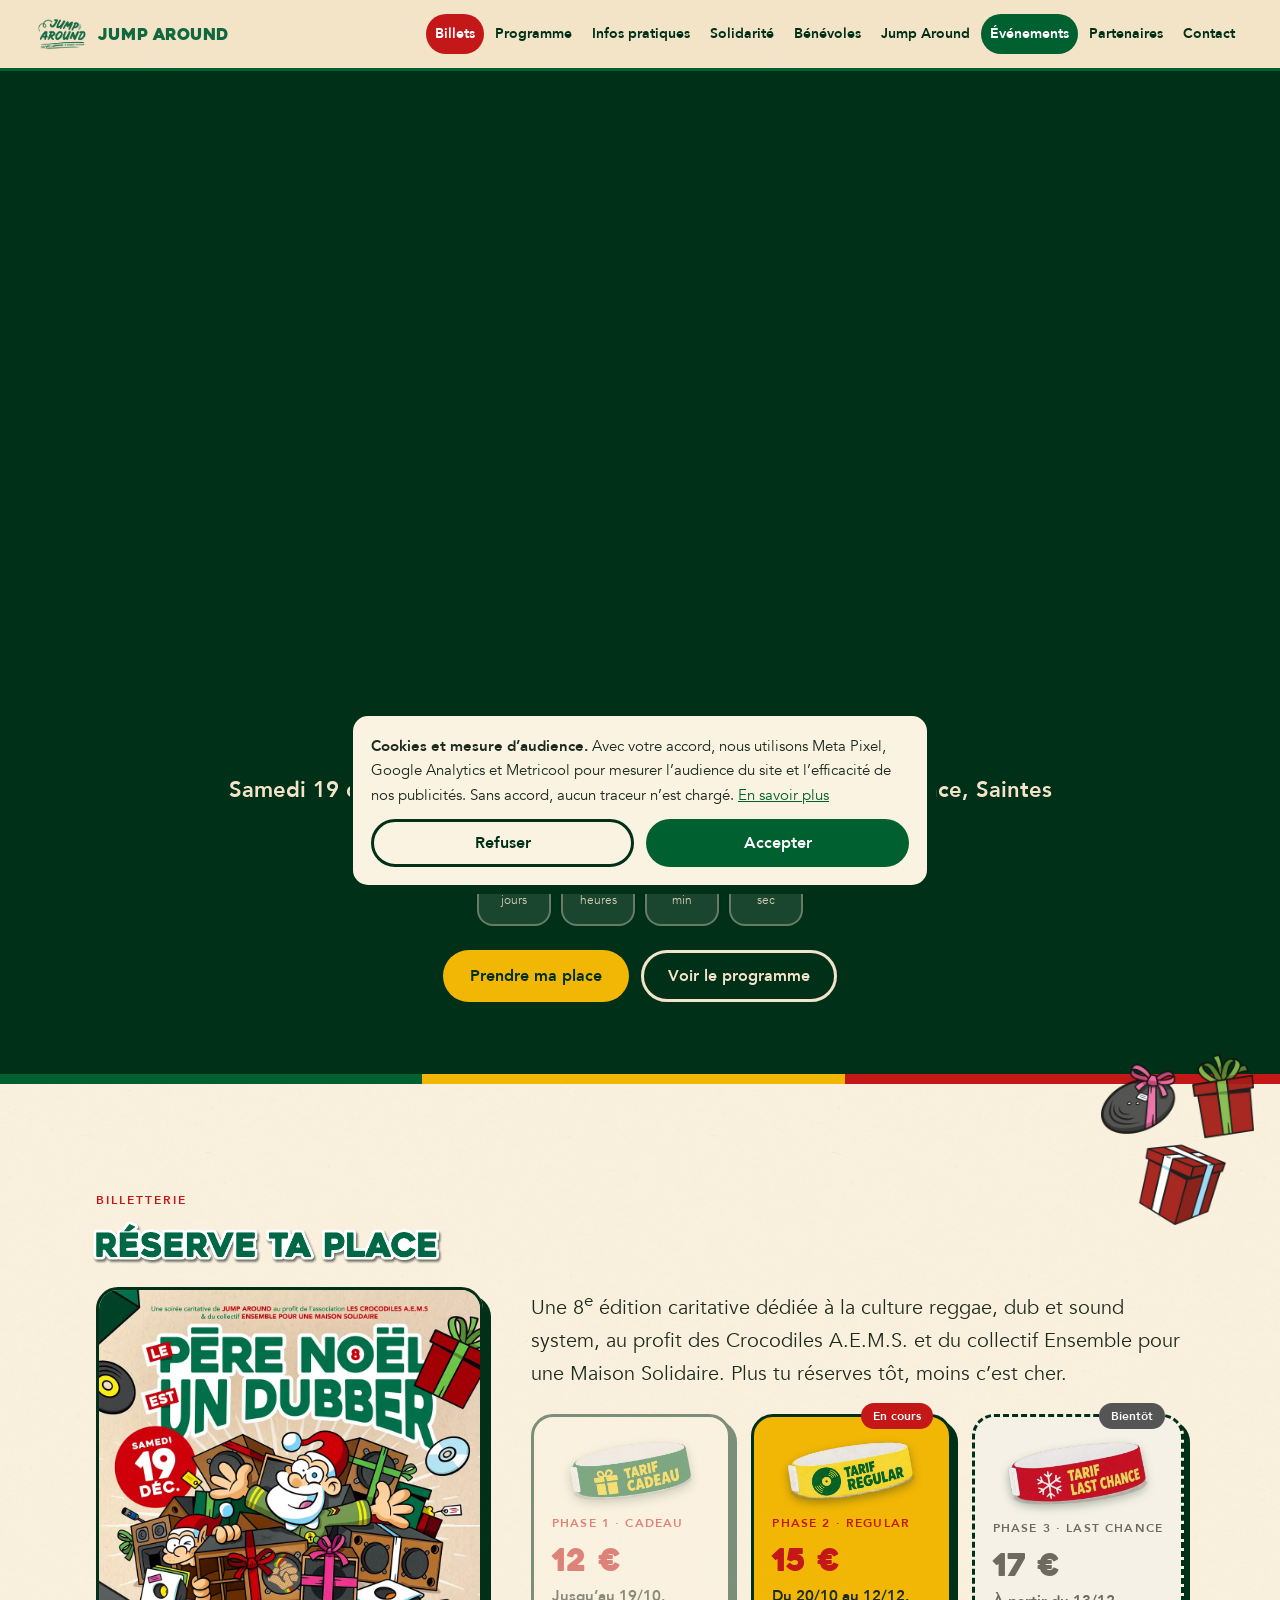
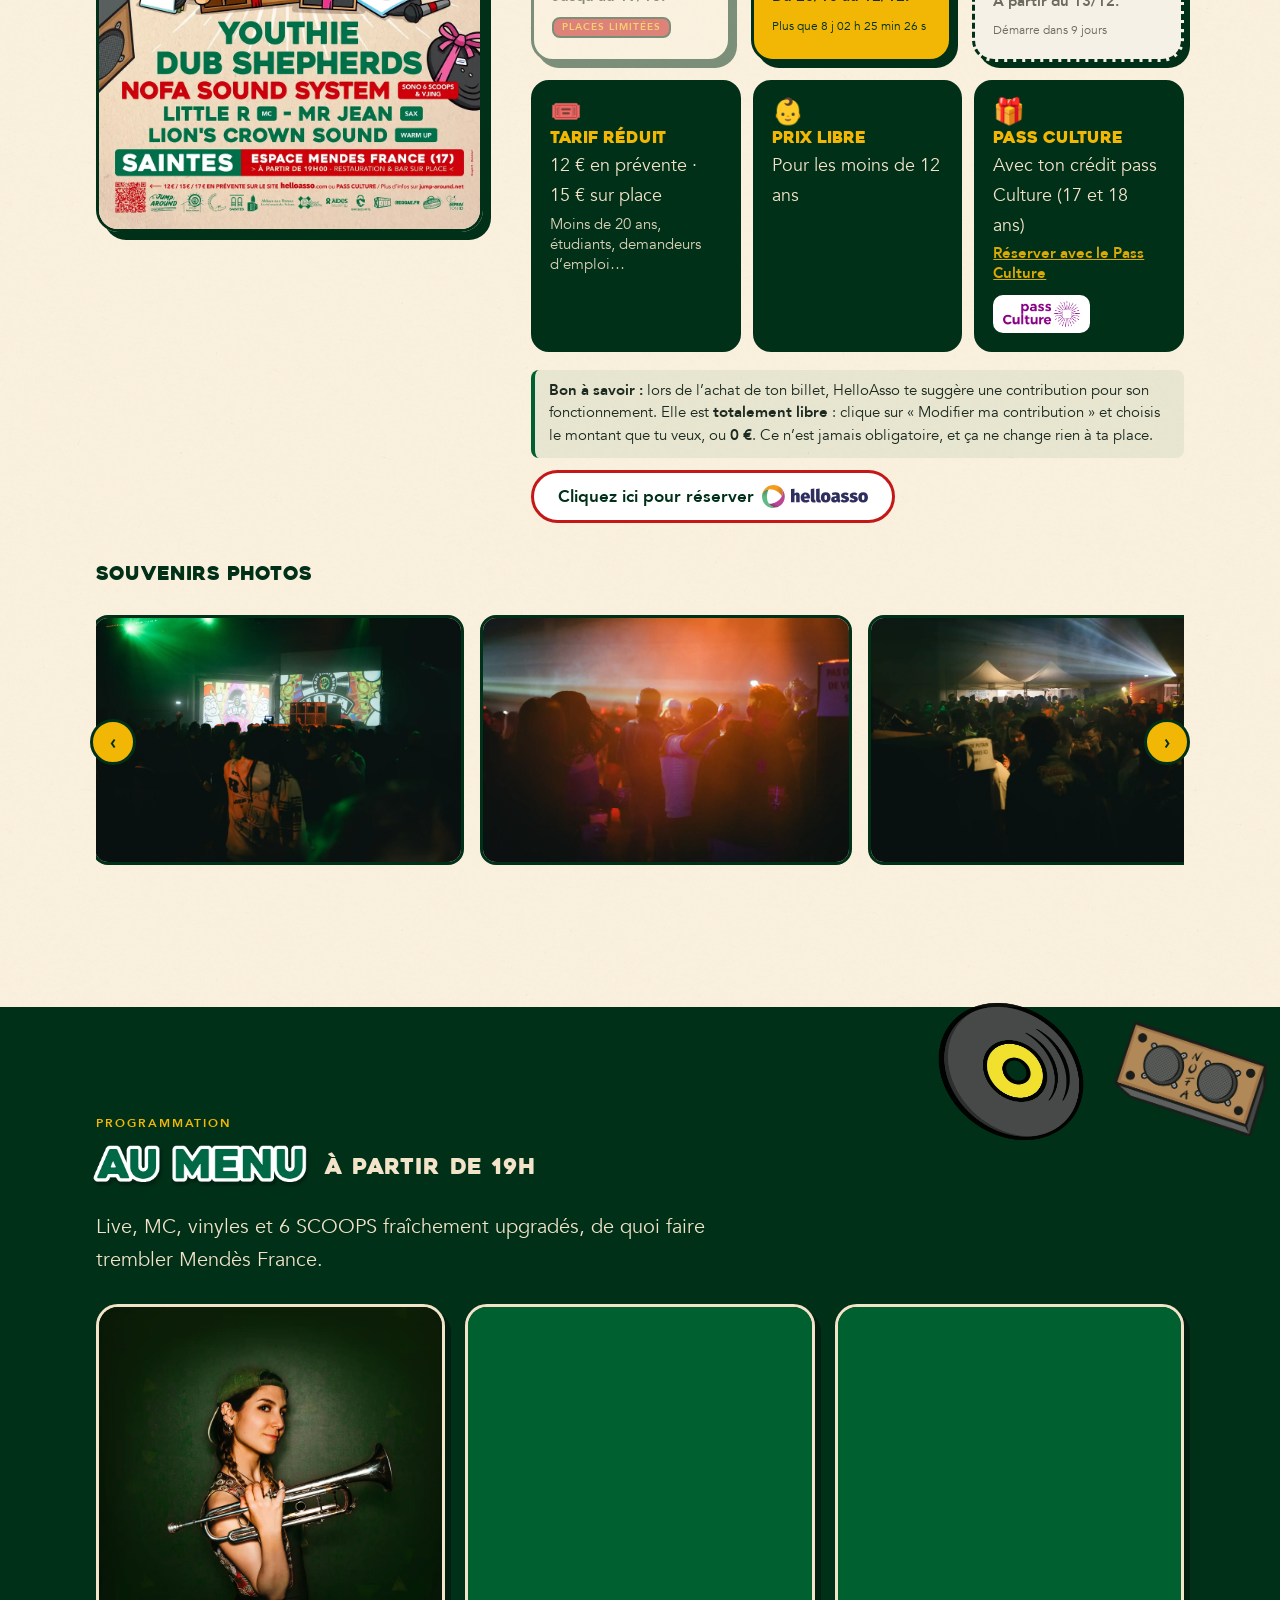
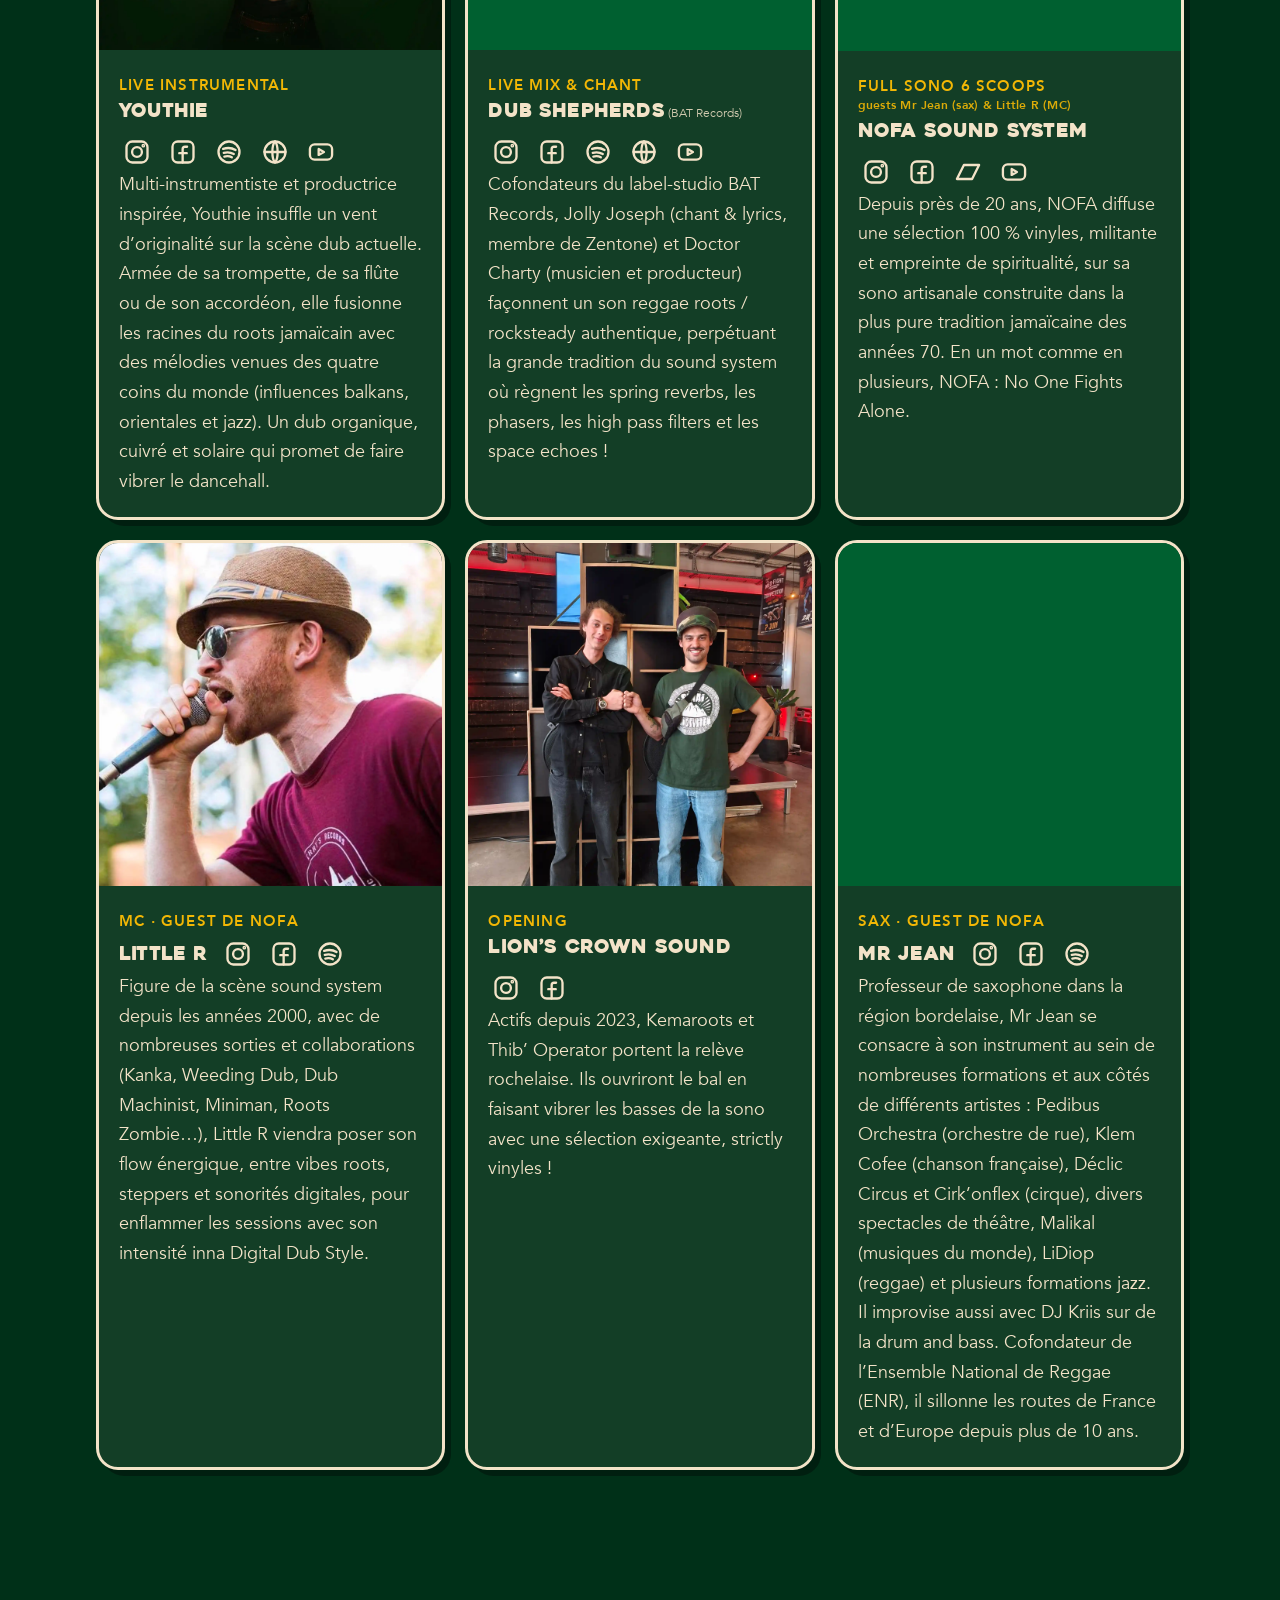
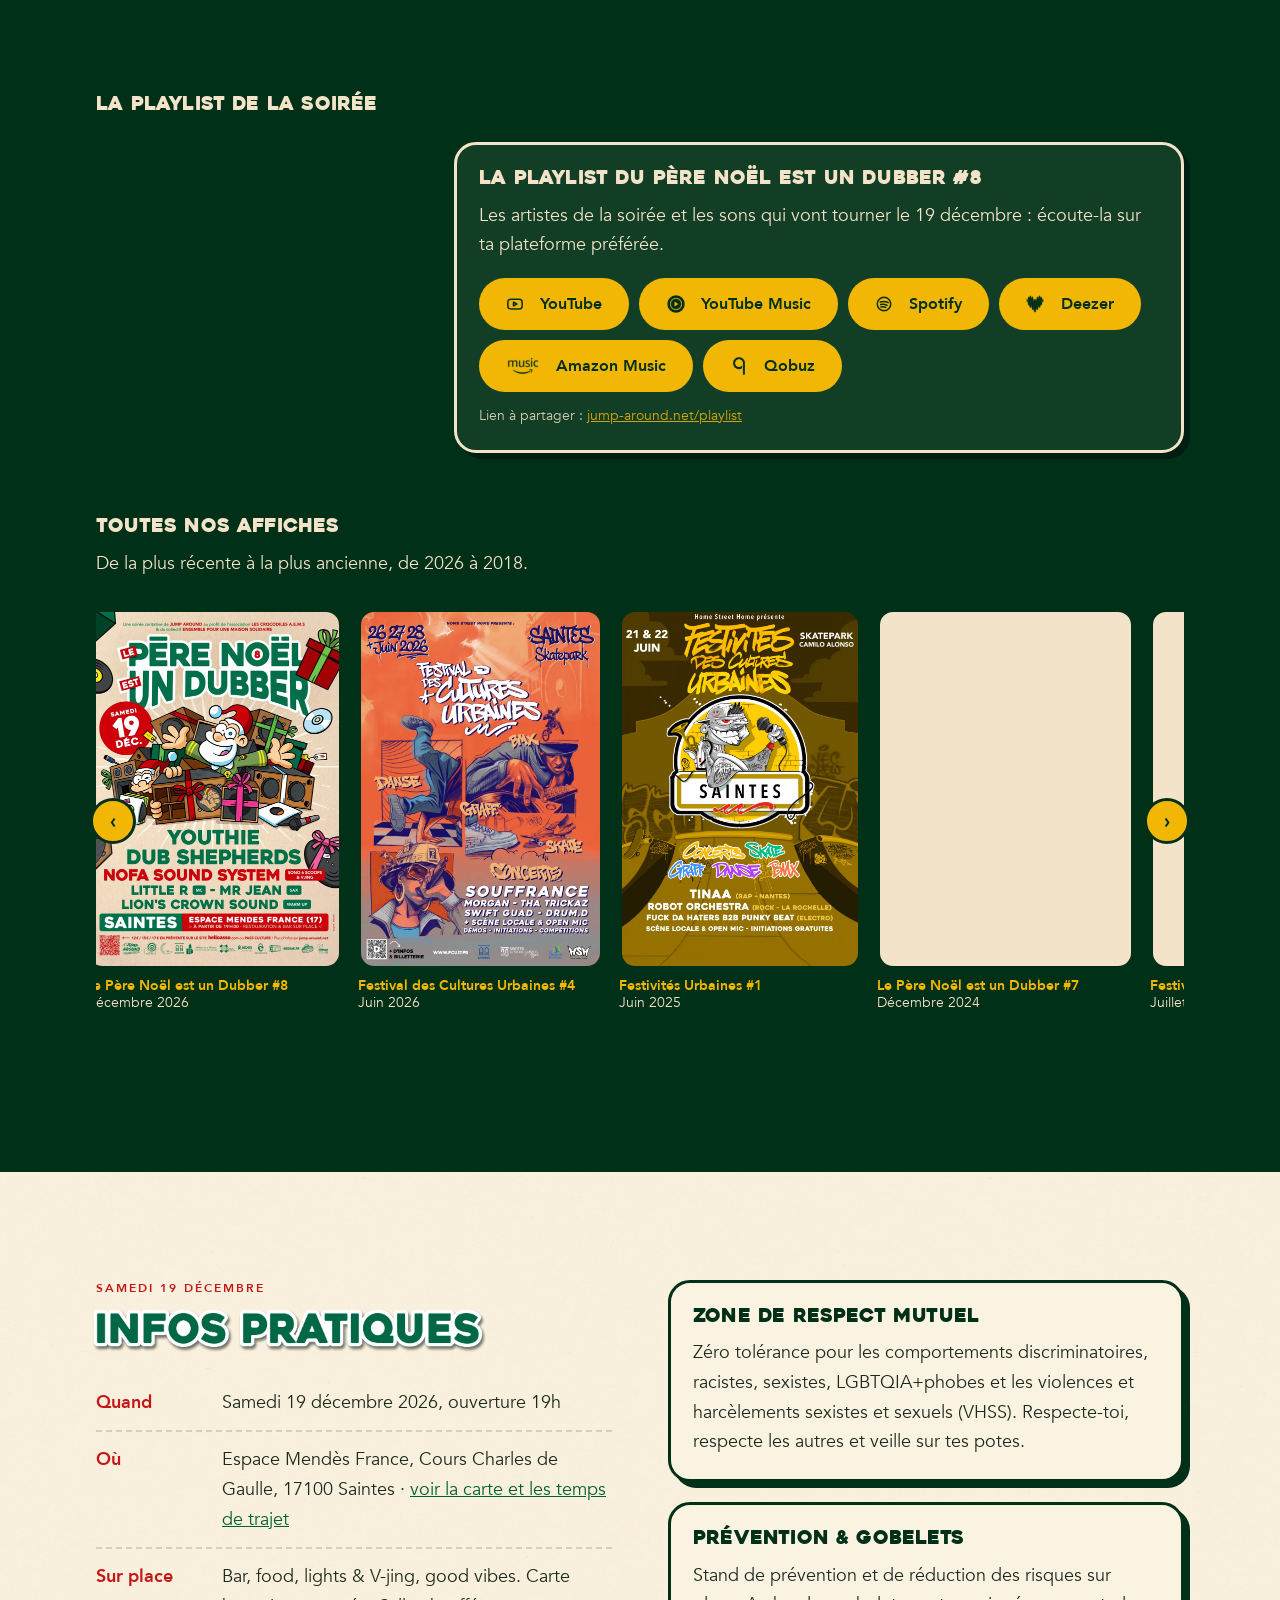
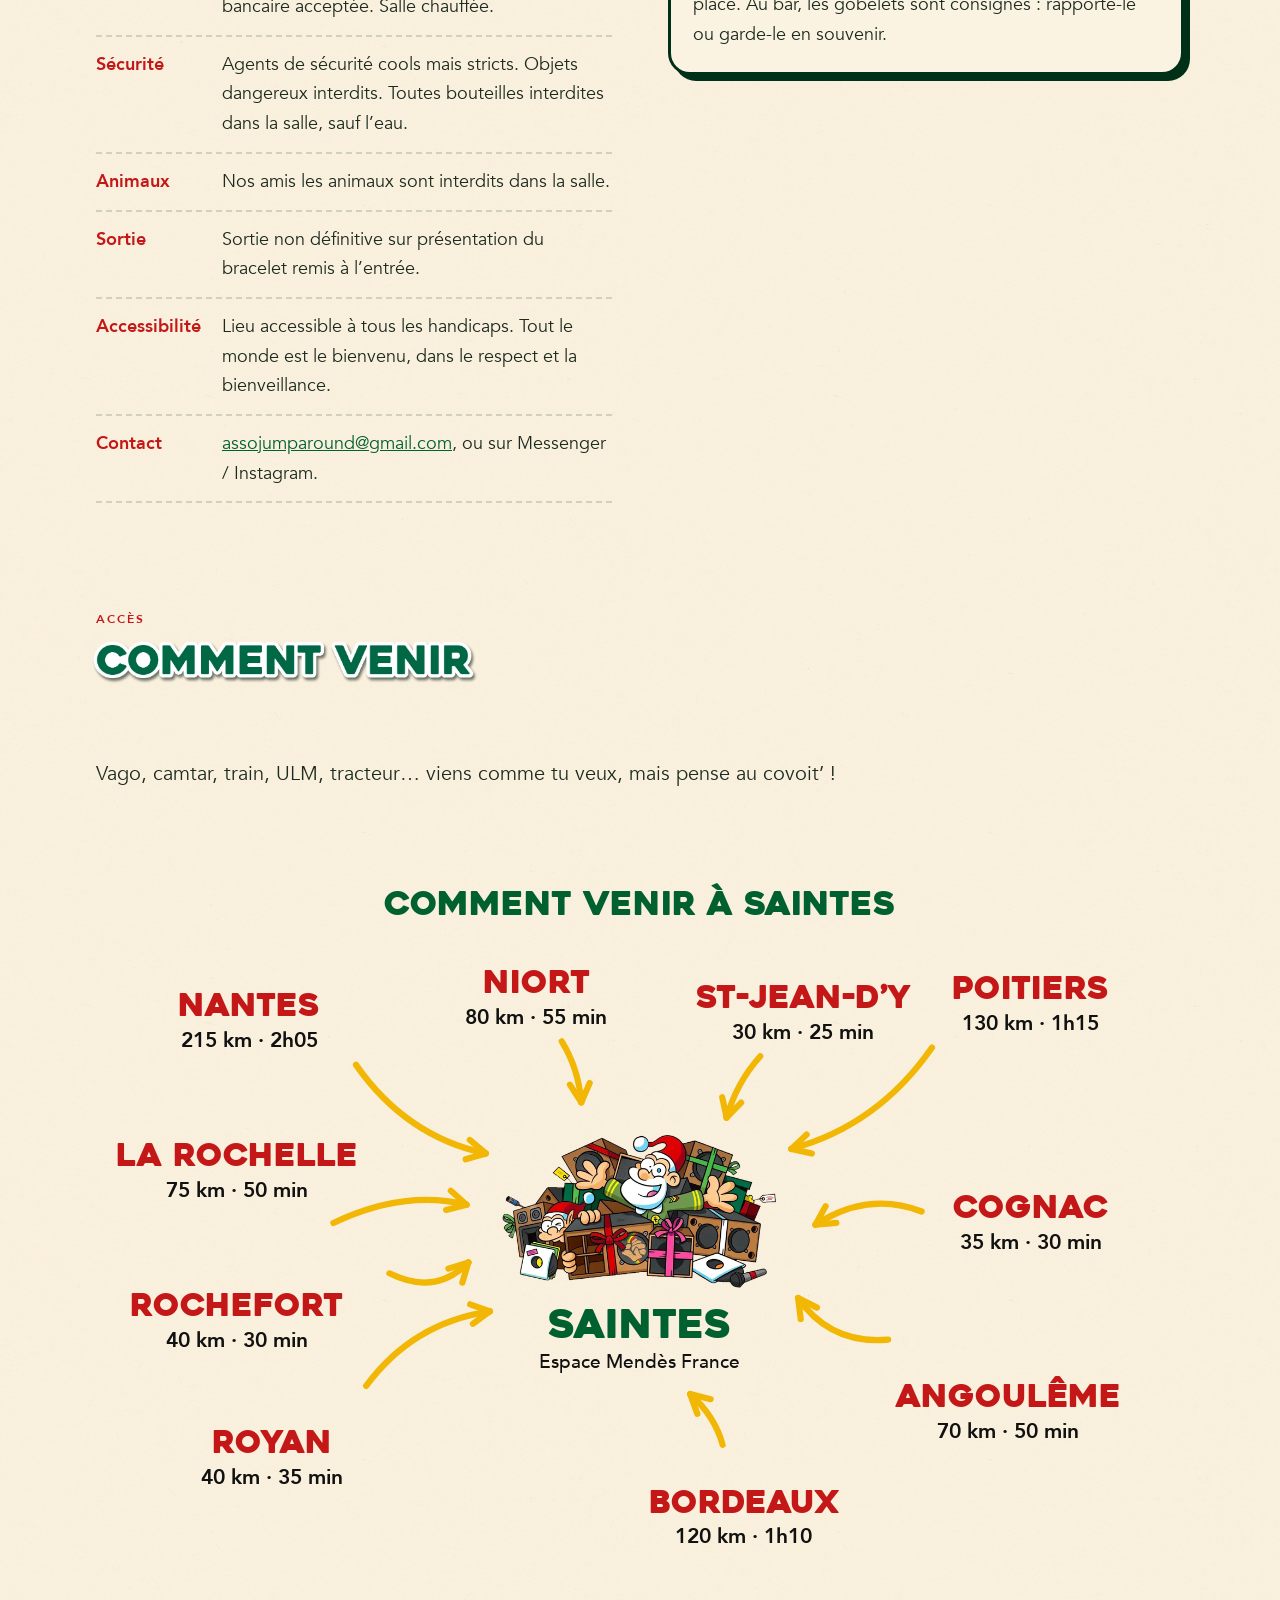
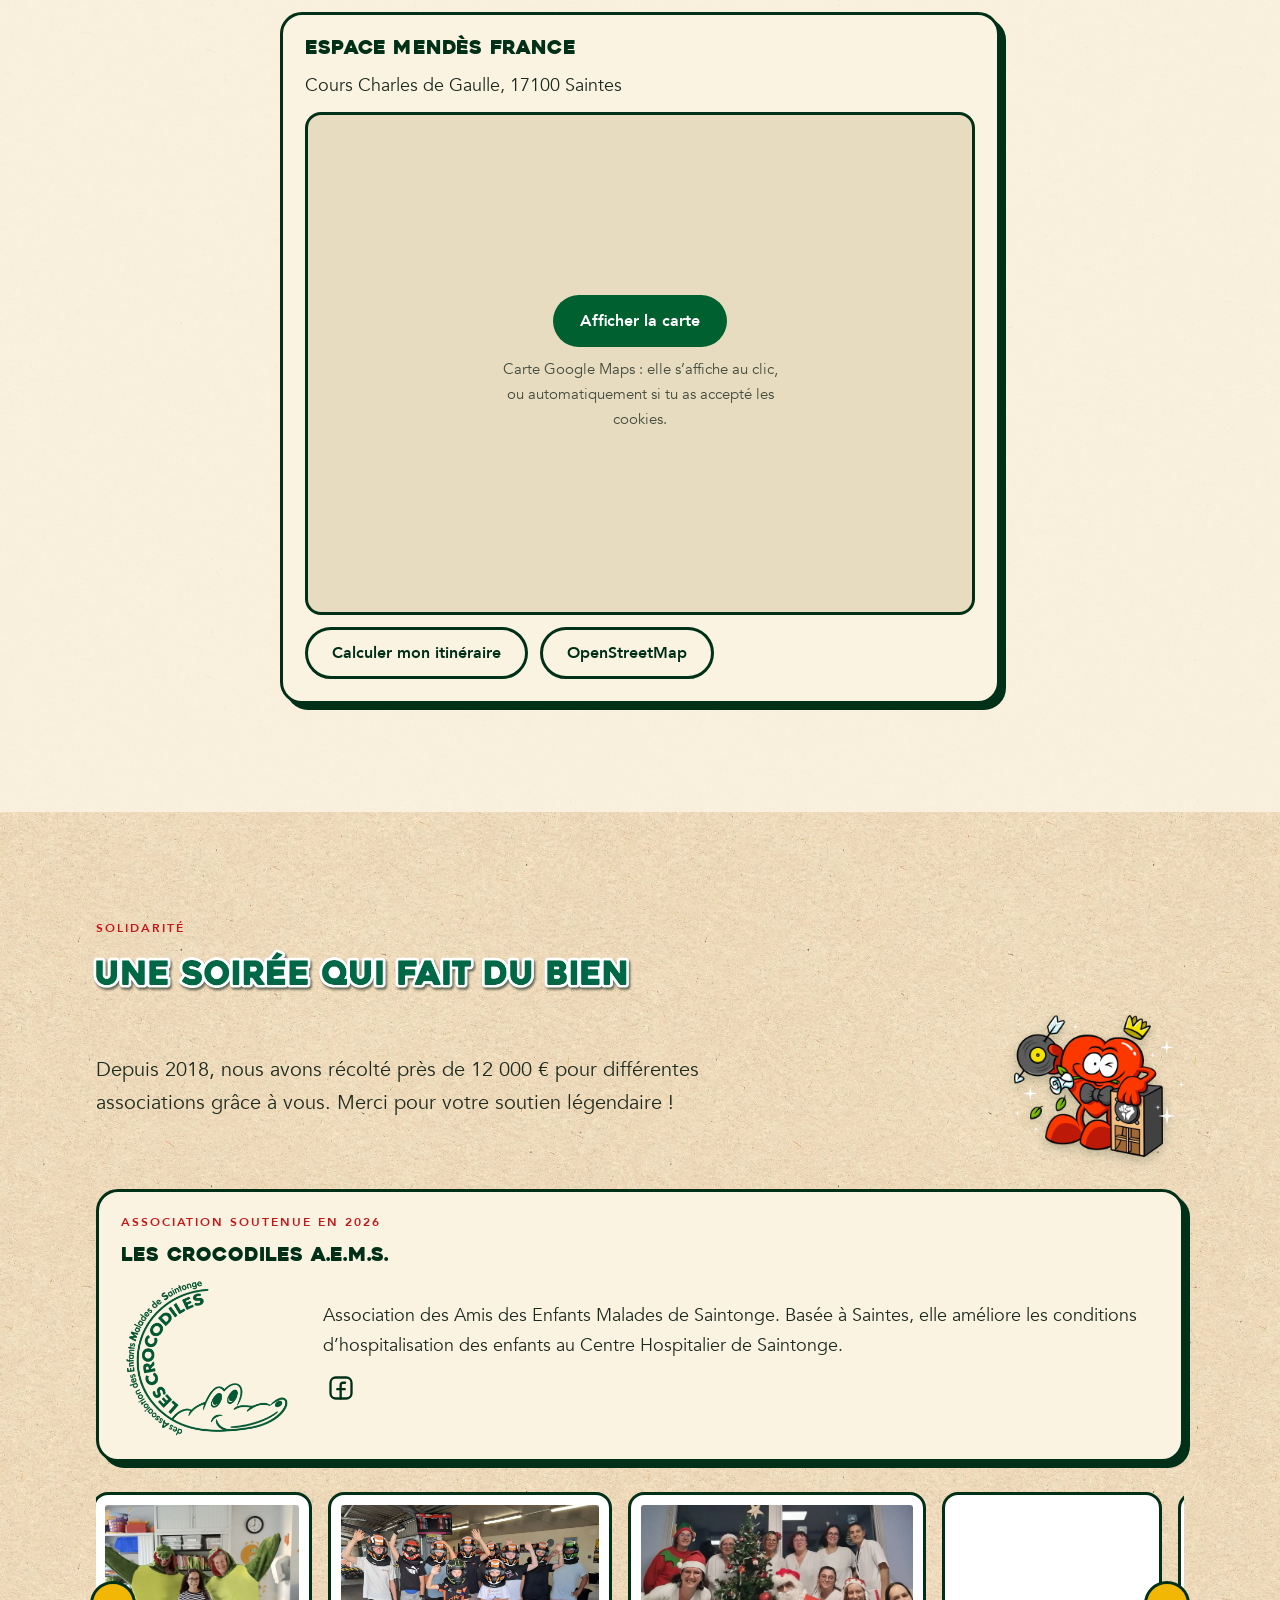
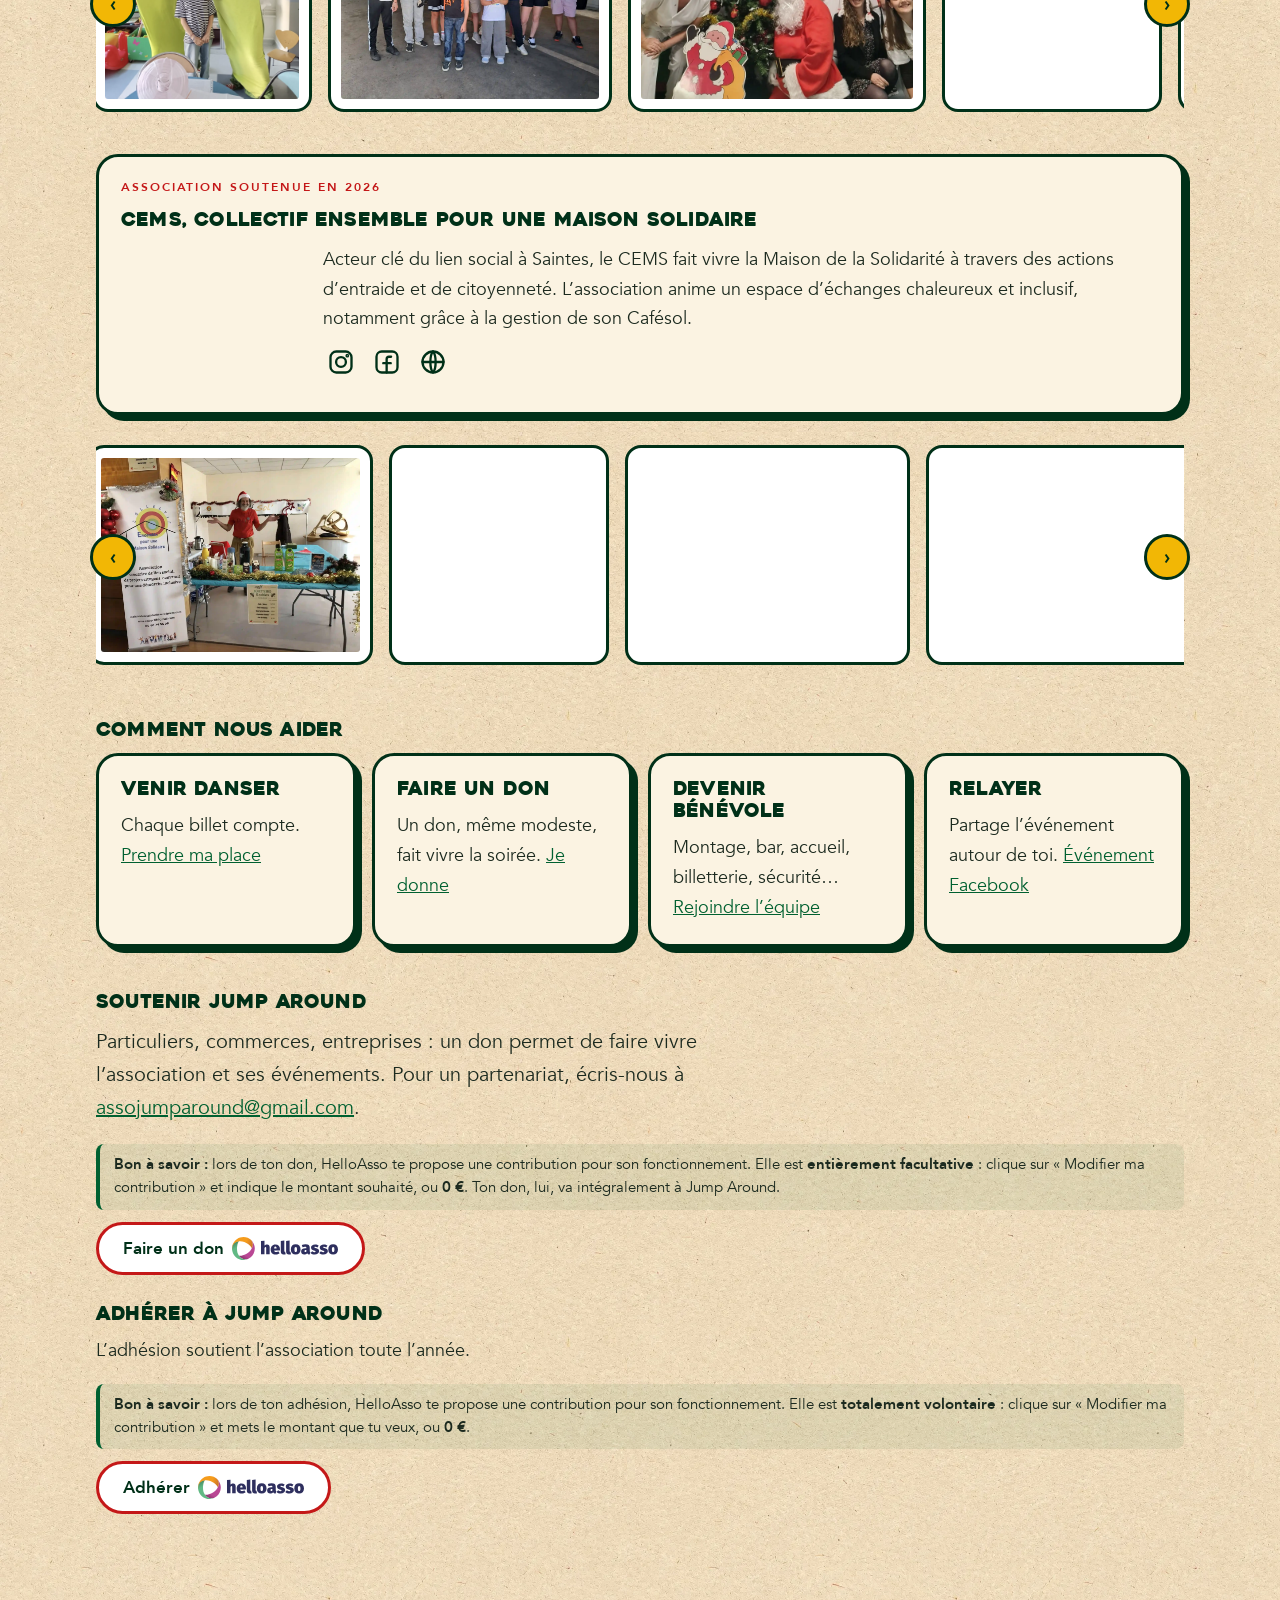
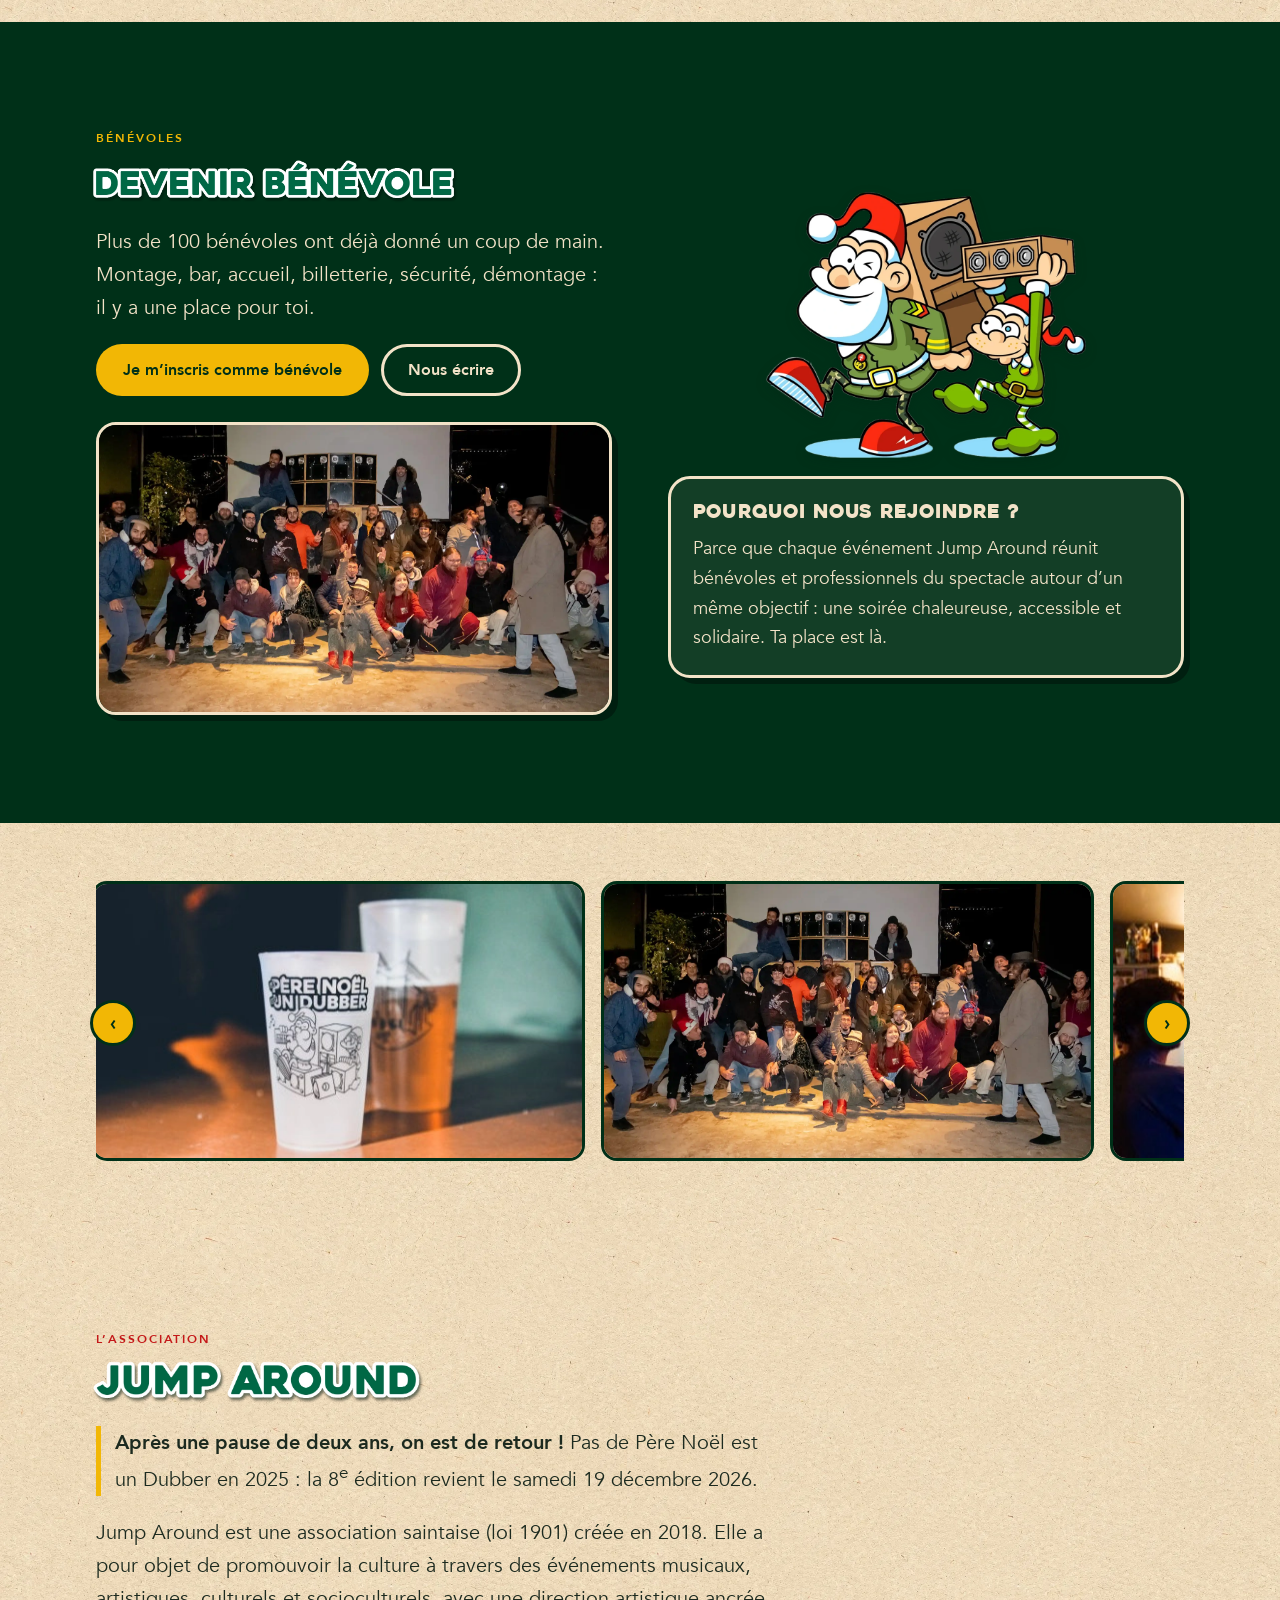
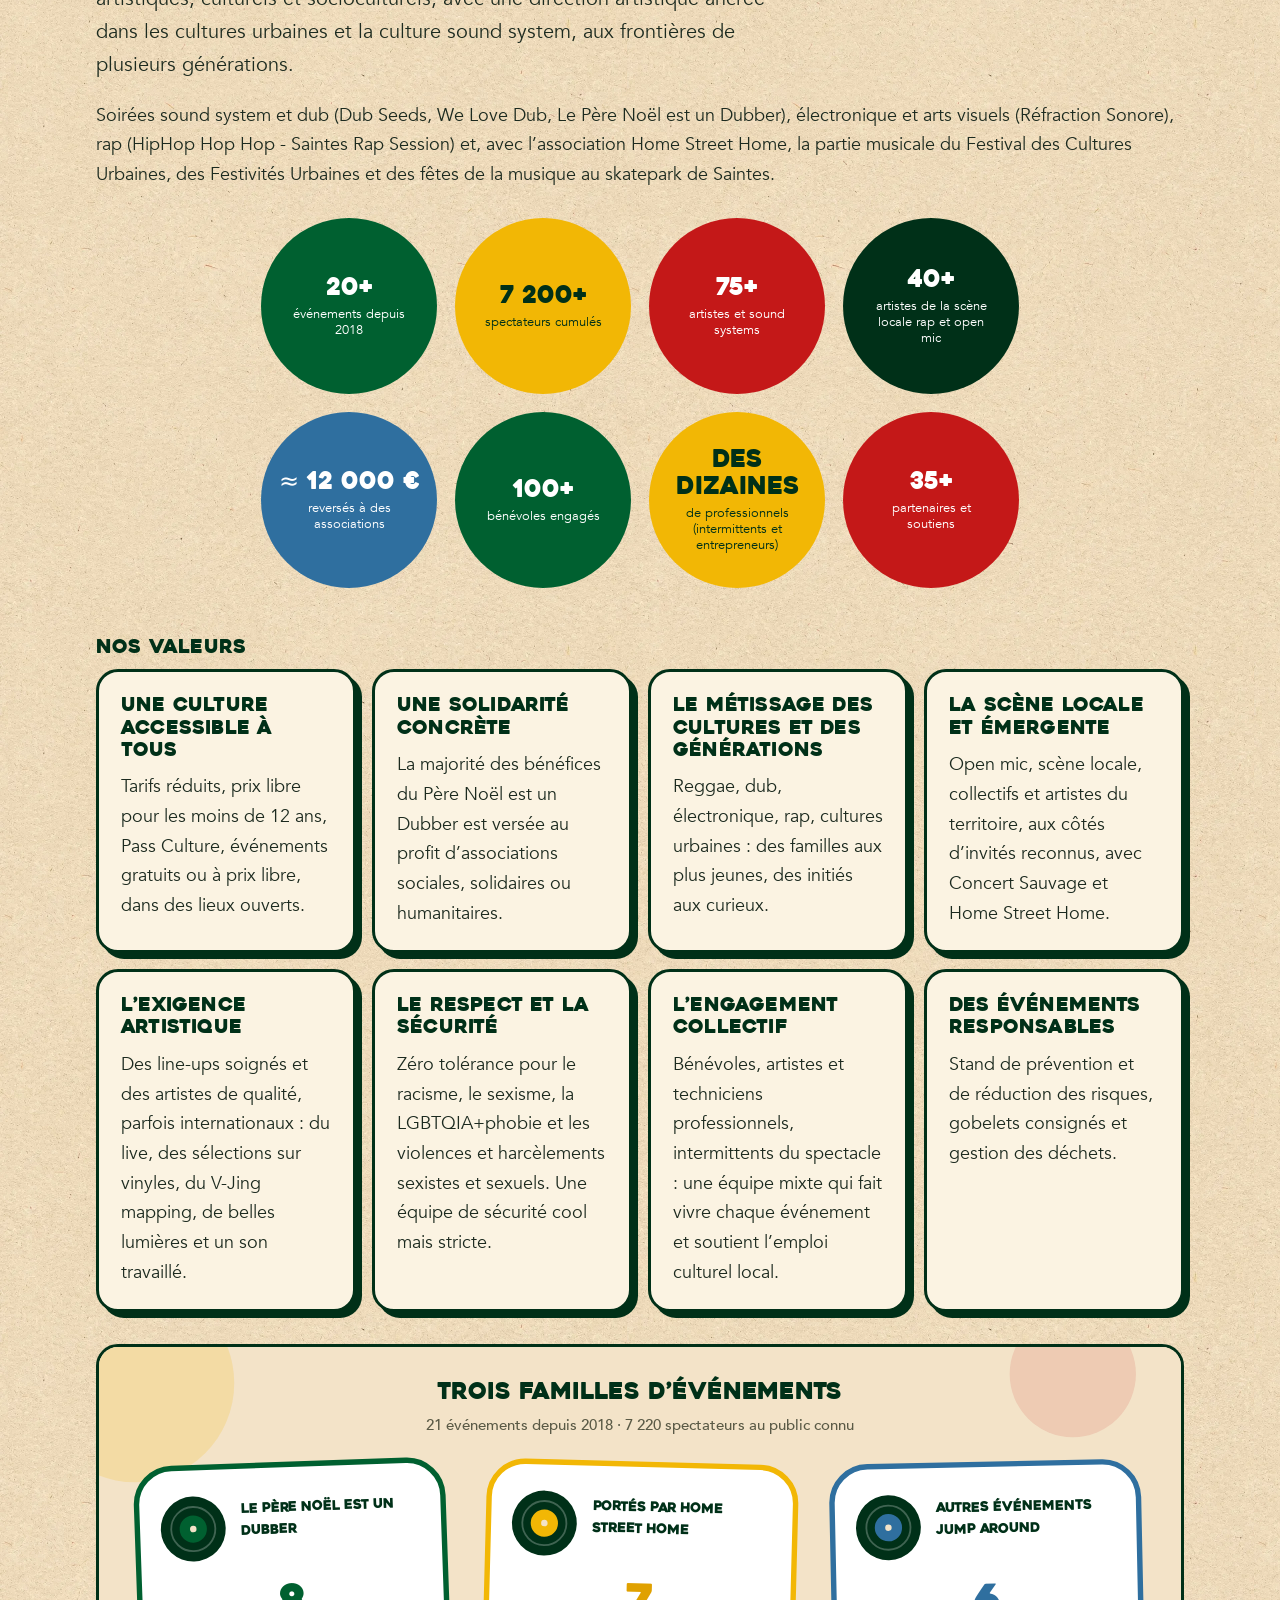
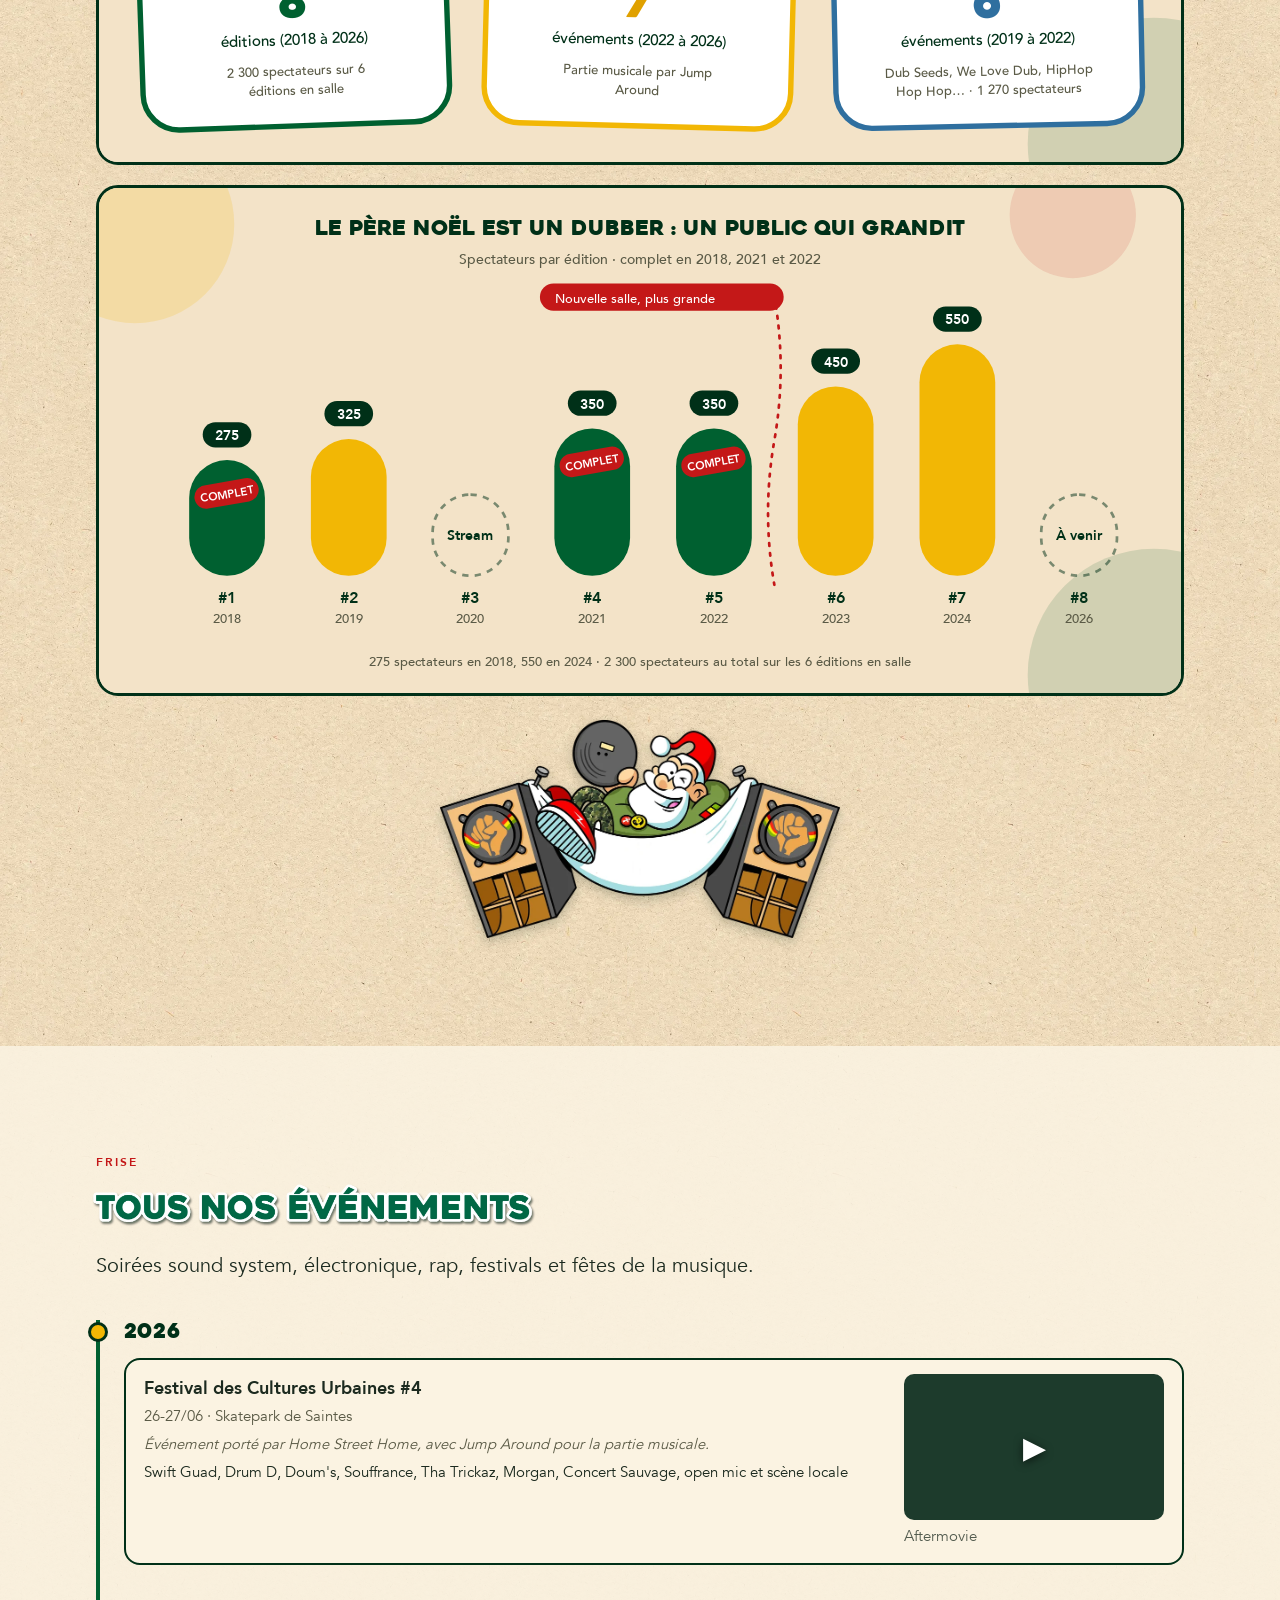
<file: index.html>
<!doctype html>
<html lang="fr">
<head>
<meta charset="utf-8">
<meta name="viewport" content="width=device-width,initial-scale=1,viewport-fit=cover">
<title>Le Père Noël est un Dubber #8 à Saintes · 19 décembre 2026</title>
<meta name="description" content="Soirée caritative reggae, dub et sound system le samedi 19 décembre 2026 à Saintes (Espace Mendès France), par Jump Around. Billetterie dès 12 €.">
<meta name="author" content="Jump Around">
<link rel="canonical" href="https://jump-around.net/">
<meta name="robots" content="index,follow,max-image-preview:large">
<meta name="theme-color" content="#003018">
<link rel="icon" href="favicon.ico" sizes="any">
<link rel="icon" type="image/png" sizes="32x32" href="assets/img/favicon-32.png">
<link rel="apple-touch-icon" href="assets/img/apple-touch-icon.png">
<link rel="manifest" href="site.webmanifest">
<meta property="og:type" content="website"><meta property="og:locale" content="fr_FR">
<meta property="og:site_name" content="Jump Around">
<meta property="og:title" content="Le Père Noël est un Dubber #8 à Saintes · 19 décembre 2026"><meta property="og:description" content="Soirée caritative reggae, dub et sound system le samedi 19 décembre 2026 à Saintes (Espace Mendès France), par Jump Around. Billetterie dès 12 €.">
<meta property="og:url" content="https://jump-around.net/"><meta property="og:image" content="https://jump-around.net/assets/img/og-image.jpg?v=7">
<meta property="og:image:width" content="1200"><meta property="og:image:height" content="630">
<meta property="og:image:alt" content="Le Père Noël est un Dubber #8, samedi 19 décembre 2026 à Saintes">
<meta name="twitter:card" content="summary_large_image">
<meta name="twitter:title" content="Le Père Noël est un Dubber #8 à Saintes · 19 décembre 2026"><meta name="twitter:description" content="Soirée caritative reggae, dub et sound system le samedi 19 décembre 2026 à Saintes (Espace Mendès France), par Jump Around. Billetterie dès 12 €.">
<meta name="twitter:image" content="https://jump-around.net/assets/img/og-image.jpg?v=7">
<link rel="preload" href="assets/fonts/heavitas.woff" as="font" type="font/woff" crossorigin>
<link rel="stylesheet" href="assets/css/style.css?v=20261011b">
<script type="application/ld+json">{"@context": "https://schema.org", "@type": "MusicEvent", "@id": "https://jump-around.net/#evenement", "name": "Le Père Noël est un Dubber #8", "description": "8e édition de la soirée caritative reggae, dub et sound system de Jump Around, au profit des Crocodiles A.E.M.S. et du collectif Ensemble pour une Maison Solidaire.", "startDate": "2026-12-19T19:00:00+01:00", "eventStatus": "https://schema.org/EventScheduled", "eventAttendanceMode": "https://schema.org/OfflineEventAttendanceMode", "inLanguage": "fr", "isAccessibleForFree": false, "image": ["https://jump-around.net/assets/img/og-image.jpg?v=7"], "url": "https://jump-around.net/", "location": {"@type": "Place", "name": "Espace Mendès France", "address": {"@type": "PostalAddress", "streetAddress": "Cours Charles de Gaulle", "postalCode": "17100", "addressLocality": "Saintes", "addressCountry": "FR"}}, "organizer": {"@type": "Organization", "name": "Jump Around", "url": "https://jump-around.net"}, "performer": [{"@type": "MusicGroup", "name": "Youthie"}, {"@type": "MusicGroup", "name": "Dub Shepherds"}, {"@type": "MusicGroup", "name": "NOFA Sound System"}, {"@type": "MusicGroup", "name": "Lion’s Crown Sound"}, {"@type": "Person", "name": "Little R"}, {"@type": "Person", "name": "Mr Jean"}], "offers": [{"@type": "Offer", "name": "Tarif Cadeau (phase 1)", "price": "12", "priceCurrency": "EUR", "validFrom": "2026-10-01T00:00:00+02:00", "validThrough": "2026-10-19T23:59:00+02:00", "url": "https://www.helloasso.com/associations/jump-around/evenements/le-pere-noel-est-un-dubber-8-samedi-19-decembre-2026", "availability": "https://schema.org/InStock"}, {"@type": "Offer", "name": "Tarif Regular (phase 2)", "price": "15", "priceCurrency": "EUR", "validFrom": "2026-10-20T00:00:00+02:00", "validThrough": "2026-12-12T23:59:00+01:00", "url": "https://www.helloasso.com/associations/jump-around/evenements/le-pere-noel-est-un-dubber-8-samedi-19-decembre-2026", "availability": "https://schema.org/InStock"}, {"@type": "Offer", "name": "Tarif Last Chance (phase 3)", "price": "17", "priceCurrency": "EUR", "validFrom": "2026-12-13T00:00:00+01:00", "url": "https://www.helloasso.com/associations/jump-around/evenements/le-pere-noel-est-un-dubber-8-samedi-19-decembre-2026", "availability": "https://schema.org/InStock"}]}</script><script type="application/ld+json">{"@context": "https://schema.org", "@type": "Organization", "@id": "https://jump-around.net/#asso", "name": "Jump Around", "url": "https://jump-around.net", "logo": "https://jump-around.net/assets/img/icon-512.png", "email": "assojumparound@gmail.com", "foundingDate": "2018", "address": {"@type": "PostalAddress", "addressLocality": "Saintes", "addressCountry": "FR"}, "sameAs": ["https://instagram.com/jump.around.events", "https://www.facebook.com/events/2393604237712039/", "https://linktr.ee/jumparound17"]}</script><script type="application/ld+json">{"@context": "https://schema.org", "@type": "WebSite", "name": "Jump Around", "url": "https://jump-around.net", "inLanguage": "fr"}</script>
</head>
<body>
<a class="skip" href="#main">Aller au contenu</a>
<header class="hd"><div class="wrap">
<a class="brand" href="index.html" aria-label="Jump Around, accueil"><img src="assets/img/brand/logo-jump-around.webp" width="52" height="52" alt=""><span>Jump Around</span></a>
<button class="burger" aria-label="Menu" aria-expanded="false" aria-controls="nav">☰</button>
<nav class="nav" id="nav" aria-label="Navigation principale"><a class="cta" href="#billetterie" data-track="TicketClick" data-src="menu">Billets</a><a href="#programme">Programme</a><a href="#infos">Infos pratiques</a><a href="#solidarite">Solidarité</a><a href="#benevoles">Bénévoles</a><a href="#jump-around">Jump Around</a><a href="#evenements">Événements</a><a href="#partenaires">Partenaires</a><a href="#contact">Contact</a></nav></div></header>
<main id="main">

<section class="hero" id="accueil">
<div class="hero-ban"><picture><source media="(max-width:700px)" srcset="assets/img/brand/hero-banniere-m.webp" width="1417" height="748"><img src="assets/img/brand/hero-banniere.webp" alt="Le Père Noël est un Dubber, 8e édition. Samedi 19 décembre, Saintes, Espace Mendès France" width="2362" height="866" decoding="async"></picture></div>
<div class="wrap hero-in">
<h1 class="sr">Le Père Noël est un Dubber #8, soirée caritative reggae dub sound system, samedi 19 décembre 2026 à Saintes</h1>
<p class="meta">Samedi 19 décembre 2026 · ouverture à 19h · Espace Mendès France, Saintes</p>
<div class="count" id="countdown" aria-label="Compte à rebours"><div><b>00</b><small>jours</small></div><div><b>00</b><small>heures</small></div><div><b>00</b><small>min</small></div><div><b>00</b><small>sec</small></div></div>
<div class="row"><a class="btn btn-gold" href="#billetterie" data-track="TicketClick" data-src="hero">Prendre ma place</a><a class="btn btn-ghost" href="#programme">Voir le programme</a></div>
</div><div class="stripe"></div></section>

<section id="billetterie" class="band-cream"><img class="decor " src="assets/img/decor/cadeaux.webp" alt="" aria-hidden="true" loading="lazy" style="right:2%;top:-30px"><div class="wrap">
<div class="eyebrow">Billetterie</div><h2 class="ht"><img src="assets/img/titres/4e4f488cf9.webp" alt="" aria-hidden="true" width="1285" height="159" style="width:9.54em"><span class="sr">Réserve ta place</span></h2>
<div class="bill"><div class="bill-art"><img src="assets/img/brand/affiche-pneud-2026.webp" alt="Affiche du Père Noël est un Dubber #8, illustration et graphisme Alx" width="1000" height="1414" loading="lazy" decoding="async"></div>
<div>
<p class="lead">Une 8<sup>e</sup> édition caritative dédiée à la culture reggae, dub et sound system, au profit des Crocodiles A.E.M.S. et du collectif Ensemble pour une Maison Solidaire. Plus tu réserves tôt, moins c’est cher.</p>
<div class="grid3" style="margin:24px 0 18px">
<div class="card phase" id="p1"><span class="badge">En cours</span><img class="brc" src="assets/img/brand/bracelet-p1.webp" alt="Bracelet Tarif Cadeau" loading="lazy"><div class="eyebrow">Phase 1 · Cadeau</div><div class="price">12 €</div><p style="margin:0;font-weight:800">Jusqu’au 19/10.</p><p style="margin:8px 0 0"><span class="lim">Places limitées</span></p><p class="pcd" data-end="2026-10-20T00:00:00+02:00" aria-live="off"></p></div>
<div class="card phase" id="p2"><span class="badge">En cours</span><img class="brc" src="assets/img/brand/bracelet-p2.webp" alt="Bracelet Tarif Regular" loading="lazy"><div class="eyebrow">Phase 2 · Regular</div><div class="price">15 €</div><p style="margin:0;font-weight:800">Du 20/10 au 12/12.</p><p class="pcd" data-end="2026-12-13T00:00:00+01:00" aria-live="off"></p></div>
<div class="card phase" id="p3"><span class="badge">En cours</span><img class="brc" src="assets/img/brand/bracelet-p3.webp" alt="Bracelet Tarif Last Chance" loading="lazy"><div class="eyebrow">Phase 3 · Last Chance</div><div class="price">17 €</div><p style="margin:0;font-weight:800">À partir du 13/12.</p><p class="pcd" data-end="2026-12-19T19:00:00+01:00" aria-live="off"></p></div>
</div>
<div class="perks">
<div class="perk"><span class="ic">🎟️</span><b>Tarif réduit</b><span>12 € en prévente · 15 € sur place</span><small>Moins de 20 ans, étudiants, demandeurs d’emploi…</small></div>
<div class="perk"><span class="ic">👶</span><b>Prix libre</b><span>Pour les moins de 12 ans</span></div>
<div class="perk"><span class="ic">🎁</span><b>Pass Culture</b><span>Avec ton crédit pass Culture (17 et 18 ans)</span><small><a href="https://passculture.app/offre/439137102" target="_blank" rel="noopener">Réserver avec le Pass Culture</a></small><a href="https://passculture.app/offre/439137102" target="_blank" rel="noopener" aria-label="Réserver avec le Pass Culture" class="pclink"><img class="pclogo" src="assets/img/brand/pass-culture.webp" alt="Pass Culture" width="120" height="50" loading="lazy"></a></div>
</div>
<p class="ha-note" style="margin:10px 0 12px;padding:10px 14px;border-left:4px solid #006030;background:rgba(0,96,48,.07);border-radius:8px;font-size:.95rem;line-height:1.5"><b>Bon à savoir :</b> lors de l’achat de ton billet, HelloAsso te suggère une contribution pour son fonctionnement. Elle est <b>totalement libre</b> : clique sur « Modifier ma contribution » et choisis le montant que tu veux, ou <b>0 €</b>. Ce n’est jamais obligatoire, et ça ne change rien à ta place.</p><div class="row"><button type="button" class="btn btn-ha" data-ha-toggle="haTicketWrap" aria-expanded="false" aria-controls="haTicketWrap" data-track="TicketClick" data-src="bouton">Cliquez ici pour réserver <img src="assets/img/brand/helloasso.svg" alt="HelloAsso" width="104" height="23"></button></div>
</div></div>
<div class="ha-wrap" id="haTicketWrap" hidden><div class="ha"><iframe data-ha id="haTicket" title="Widget HelloAsso" allow="payment 'self' https://paymenthub.helloassopay.com https://helloasso.com" allowtransparency="true" scrolling="auto" data-src="https://www.helloasso.com/associations/jump-around/evenements/le-pere-noel-est-un-dubber-8-samedi-19-decembre-2026/widget" height="420"></iframe></div><p style="margin-top:12px;font-size:.92rem;color:var(--muted)">Paiement sécurisé par <img class="hlogo" src="assets/img/brand/helloasso.svg" alt="HelloAsso" width="90" height="20"> . Si la billetterie ne s’affiche pas, <a href="https://www.helloasso.com/associations/jump-around/evenements/le-pere-noel-est-un-dubber-8-samedi-19-decembre-2026" target="_blank" rel="noopener" data-track="TicketClick" data-src="fallback">ouvre-la dans un nouvel onglet</a>.</p></div>
<h3 id="souvenirs" style="margin-top:40px">Souvenirs photos</h3>
<div class="car" data-speed="40" style="--h:250px" role="region" aria-label="Photos des soirées"><button class="car-btn prev" aria-label="Précédent">‹</button><div class="car-view" tabindex="0"><div class="car-track"><figure><img src="assets/img/soirees/soiree-01.webp" alt="Photo de soirée Jump Around" width="6000" height="4000" loading="lazy" decoding="async"></figure><figure><img src="assets/img/soirees/soiree-02.webp" alt="Photo de soirée Jump Around" width="6000" height="4000" loading="lazy" decoding="async"></figure><figure><img src="assets/img/soirees/soiree-03.webp" alt="Photo de soirée Jump Around" width="6000" height="4000" loading="lazy" decoding="async"></figure><figure><img src="assets/img/soirees/soiree-04.webp" alt="Photo de soirée Jump Around" width="1900" height="1266" loading="lazy" decoding="async"></figure><figure><img src="assets/img/soirees/soiree-05.webp" alt="Photo de soirée Jump Around" width="1900" height="1266" loading="lazy" decoding="async"></figure><figure><img src="assets/img/soirees/soiree-06.webp" alt="Photo de soirée Jump Around" width="2048" height="1365" loading="lazy" decoding="async"></figure><figure><img src="assets/img/soirees/soiree-07.webp" alt="Photo de soirée Jump Around" width="2048" height="1365" loading="lazy" decoding="async"></figure><figure><img src="assets/img/soirees/soiree-08.webp" alt="Photo de soirée Jump Around" width="431" height="242" loading="lazy" decoding="async"></figure><figure><img src="assets/img/soirees/soiree-09.webp" alt="Photo de soirée Jump Around" width="1773" height="1182" loading="lazy" decoding="async"></figure><figure><img src="assets/img/soirees/soiree-10.webp" alt="Photo de soirée Jump Around" width="6000" height="4000" loading="lazy" decoding="async"></figure><figure><img src="assets/img/soirees/soiree-11.webp" alt="Photo de soirée Jump Around" width="6000" height="4000" loading="lazy" decoding="async"></figure><figure><img src="assets/img/soirees/soiree-12.webp" alt="Photo de soirée Jump Around" width="6000" height="4000" loading="lazy" decoding="async"></figure><figure><img src="assets/img/soirees/soiree-13.webp" alt="Photo de soirée Jump Around" width="5765" height="3754" loading="lazy" decoding="async"></figure><figure><img src="assets/img/soirees/soiree-14.webp" alt="Photo de soirée Jump Around" width="6000" height="4000" loading="lazy" decoding="async"></figure><figure><img src="assets/img/soirees/soiree-15.webp" alt="Photo de soirée Jump Around" width="6000" height="4000" loading="lazy" decoding="async"></figure><figure><img src="assets/img/soirees/soiree-16.webp" alt="Photo de soirée Jump Around" width="6000" height="4000" loading="lazy" decoding="async"></figure><figure><img src="assets/img/soirees/soiree-17.webp" alt="Photo de soirée Jump Around" width="6000" height="4000" loading="lazy" decoding="async"></figure><figure><img src="assets/img/soirees/soiree-18.webp" alt="Photo de soirée Jump Around" width="6000" height="4000" loading="lazy" decoding="async"></figure><figure><img src="assets/img/soirees/soiree-19.webp" alt="Photo de soirée Jump Around" width="6000" height="4000" loading="lazy" decoding="async"></figure><figure><img src="assets/img/soirees/soiree-20.webp" alt="Photo de soirée Jump Around" width="4000" height="6000" loading="lazy" decoding="async"></figure><figure><img src="assets/img/soirees/soiree-21.webp" alt="Photo de soirée Jump Around" width="4000" height="6000" loading="lazy" decoding="async"></figure><figure><img src="assets/img/soirees/soiree-22.webp" alt="Photo de soirée Jump Around" width="1382" height="922" loading="lazy" decoding="async"></figure><figure><img src="assets/img/soirees/soiree-23.webp" alt="Photo de soirée Jump Around" width="1620" height="1080" loading="lazy" decoding="async"></figure><figure><img src="assets/img/soirees/soiree-24.webp" alt="Photo de soirée Jump Around" width="1620" height="1080" loading="lazy" decoding="async"></figure><figure><img src="assets/img/soirees/soiree-25.webp" alt="Photo de soirée Jump Around" width="1620" height="1080" loading="lazy" decoding="async"></figure></div></div><button class="car-btn next" aria-label="Suivant">›</button></div>
</div></section>

<section id="programme" class="band-green"><img class="decor spin" src="assets/img/decor/vinyle.webp" alt="" aria-hidden="true" loading="lazy" style="right:15%;top:-44px"><img class="decor " src="assets/img/decor/sono.webp" alt="" aria-hidden="true" loading="lazy" style="right:1%;top:14px"><div class="wrap">
<div class="eyebrow">Programmation</div><h2 class="ht"><img src="assets/img/titres/6188e88c48.webp" alt="" aria-hidden="true" width="650" height="129" style="width:5.95em"><span class="sr">Au menu</span> <span style="font-size:.6em;font-weight:600;white-space:nowrap">à partir de 19h</span></h2>
<p class="lead">Live, MC, vinyles et 6 SCOOPS fraîchement upgradés, de quoi faire trembler Mendès France.</p>
<div class="grid3" style="margin-top:28px"><article class="card artist"><div class="pic"><img src="assets/img/artistes/youthie.webp" alt="Youthie" width="1772" height="1772" loading="lazy" decoding="async"></div><div class="in"><small>Live instrumental</small><div class="nm"><h3>Youthie</h3><p class="alinks"><a class="ico" href="https://www.instagram.com/youthie_records/" target="_blank" rel="noopener" aria-label="Instagram : Youthie" title="Instagram : Youthie"><i class="mi" style="-webkit-mask-image:url(assets/img/icons/icon-ig.svg);mask-image:url(assets/img/icons/icon-ig.svg)" aria-hidden="true"></i></a><a class="ico" href="https://www.facebook.com/youthierecords" target="_blank" rel="noopener" aria-label="Facebook : Youthie" title="Facebook : Youthie"><i class="mi" style="-webkit-mask-image:url(assets/img/icons/icon-fb.svg);mask-image:url(assets/img/icons/icon-fb.svg)" aria-hidden="true"></i></a><a class="ico" href="https://open.spotify.com/artist/5sSrpKd2fbeHty0UnG8BOG" target="_blank" rel="noopener" aria-label="Spotify : Youthie" title="Spotify : Youthie"><i class="mi" style="-webkit-mask-image:url(assets/img/icons/icon-sp.svg);mask-image:url(assets/img/icons/icon-sp.svg)" aria-hidden="true"></i></a><a class="ico" href="https://www.youthie.fr" target="_blank" rel="noopener" aria-label="Site web : Youthie" title="Site web : Youthie"><i class="mi" style="-webkit-mask-image:url(assets/img/icons/icon-web.svg);mask-image:url(assets/img/icons/icon-web.svg)" aria-hidden="true"></i></a><a class="ico" href="https://www.youtube.com/@youthie4817" target="_blank" rel="noopener" aria-label="YouTube : Youthie" title="YouTube : Youthie"><i class="mi" style="-webkit-mask-image:url(assets/img/icons/icon-yt.svg);mask-image:url(assets/img/icons/icon-yt.svg)" aria-hidden="true"></i></a></p></div><p style="margin:0">Multi-instrumentiste et productrice inspirée, Youthie insuffle un vent d’originalité sur la scène dub actuelle. Armée de sa trompette, de sa flûte ou de son accordéon, elle fusionne les racines du roots jamaïcain avec des mélodies venues des quatre coins du monde (influences balkans, orientales et jazz). Un dub organique, cuivré et solaire qui promet de faire vibrer le dancehall.</p></div></article><article class="card artist"><div class="pic"><img src="assets/img/artistes/dub-shepherds.webp" alt="Dub Shepherds" width="1772" height="1772" loading="lazy" decoding="async"></div><div class="in"><small>Live mix &amp; chant</small><div class="nm"><h3>Dub Shepherds<span class="aka"> (BAT Records)</span></h3><p class="alinks"><a class="ico" href="https://www.instagram.com/dubshepherds/" target="_blank" rel="noopener" aria-label="Instagram : Dub Shepherds" title="Instagram : Dub Shepherds"><i class="mi" style="-webkit-mask-image:url(assets/img/icons/icon-ig.svg);mask-image:url(assets/img/icons/icon-ig.svg)" aria-hidden="true"></i></a><a class="ico" href="https://www.facebook.com/dubshepherds" target="_blank" rel="noopener" aria-label="Facebook : Dub Shepherds" title="Facebook : Dub Shepherds"><i class="mi" style="-webkit-mask-image:url(assets/img/icons/icon-fb.svg);mask-image:url(assets/img/icons/icon-fb.svg)" aria-hidden="true"></i></a><a class="ico" href="https://open.spotify.com/artist/469KICjSNL6OnooZXseKSE" target="_blank" rel="noopener" aria-label="Spotify : Dub Shepherds" title="Spotify : Dub Shepherds"><i class="mi" style="-webkit-mask-image:url(assets/img/icons/icon-sp.svg);mask-image:url(assets/img/icons/icon-sp.svg)" aria-hidden="true"></i></a><a class="ico" href="https://bat-records.com/label/dub-shepherds/" target="_blank" rel="noopener" aria-label="Site web : Dub Shepherds" title="Site web : Dub Shepherds"><i class="mi" style="-webkit-mask-image:url(assets/img/icons/icon-web.svg);mask-image:url(assets/img/icons/icon-web.svg)" aria-hidden="true"></i></a><a class="ico" href="https://www.youtube.com/@dubshepherds" target="_blank" rel="noopener" aria-label="YouTube : Dub Shepherds" title="YouTube : Dub Shepherds"><i class="mi" style="-webkit-mask-image:url(assets/img/icons/icon-yt.svg);mask-image:url(assets/img/icons/icon-yt.svg)" aria-hidden="true"></i></a></p></div><p style="margin:0">Cofondateurs du label-studio BAT Records, Jolly Joseph (chant &amp; lyrics, membre de Zentone) et Doctor Charty (musicien et producteur) façonnent un son reggae roots / rocksteady authentique, perpétuant la grande tradition du sound system où règnent les spring reverbs, les phasers, les high pass filters et les space echoes !</p></div></article><article class="card artist"><div class="pic"><img src="assets/img/artistes/nofa.webp" alt="NOFA Sound System" width="1772" height="1772" loading="lazy" decoding="async"></div><div class="in"><small>Full sono 6 scoops</small><span class="gst">guests Mr Jean (sax) &amp; Little R (MC)</span><div class="nm"><h3>NOFA Sound System</h3><p class="alinks"><a class="ico" href="https://www.instagram.com/nofasoundsystem/" target="_blank" rel="noopener" aria-label="Instagram : NOFA Sound System" title="Instagram : NOFA Sound System"><i class="mi" style="-webkit-mask-image:url(assets/img/icons/icon-ig.svg);mask-image:url(assets/img/icons/icon-ig.svg)" aria-hidden="true"></i></a><a class="ico" href="https://www.facebook.com/Nofasound" target="_blank" rel="noopener" aria-label="Facebook : NOFA Sound System" title="Facebook : NOFA Sound System"><i class="mi" style="-webkit-mask-image:url(assets/img/icons/icon-fb.svg);mask-image:url(assets/img/icons/icon-fb.svg)" aria-hidden="true"></i></a><a class="ico" href="https://husmusic1.bandcamp.com" target="_blank" rel="noopener" aria-label="Bandcamp : NOFA Sound System" title="Bandcamp : NOFA Sound System"><i class="mi" style="-webkit-mask-image:url(assets/img/icons/icon-bc.svg);mask-image:url(assets/img/icons/icon-bc.svg)" aria-hidden="true"></i></a><a class="ico" href="https://www.youtube.com/@nofasoundsystem2180" target="_blank" rel="noopener" aria-label="YouTube : NOFA Sound System" title="YouTube : NOFA Sound System"><i class="mi" style="-webkit-mask-image:url(assets/img/icons/icon-yt.svg);mask-image:url(assets/img/icons/icon-yt.svg)" aria-hidden="true"></i></a></p></div><p style="margin:0">Depuis près de 20 ans, NOFA diffuse une sélection 100 % vinyles, militante et empreinte de spiritualité, sur sa sono artisanale construite dans la plus pure tradition jamaïcaine des années 70. En un mot comme en plusieurs, NOFA : No One Fights Alone.</p></div></article><article class="card artist"><div class="pic"><img src="assets/img/artistes/little-r.webp" alt="Little R" width="1772" height="1772" loading="lazy" decoding="async"></div><div class="in"><small>MC · guest de NOFA</small><div class="nm"><h3>Little R</h3><p class="alinks"><a class="ico" href="https://www.instagram.com/liiittle_r/" target="_blank" rel="noopener" aria-label="Instagram : Little R" title="Instagram : Little R"><i class="mi" style="-webkit-mask-image:url(assets/img/icons/icon-ig.svg);mask-image:url(assets/img/icons/icon-ig.svg)" aria-hidden="true"></i></a><a class="ico" href="https://www.facebook.com/profile.php?id=100043367648362" target="_blank" rel="noopener" aria-label="Facebook : Little R" title="Facebook : Little R"><i class="mi" style="-webkit-mask-image:url(assets/img/icons/icon-fb.svg);mask-image:url(assets/img/icons/icon-fb.svg)" aria-hidden="true"></i></a><a class="ico" href="https://open.spotify.com/artist/6Iyep64H1NAzgj1WBhPWWX" target="_blank" rel="noopener" aria-label="Spotify : Little R" title="Spotify : Little R"><i class="mi" style="-webkit-mask-image:url(assets/img/icons/icon-sp.svg);mask-image:url(assets/img/icons/icon-sp.svg)" aria-hidden="true"></i></a></p></div><p style="margin:0">Figure de la scène sound system depuis les années 2000, avec de nombreuses sorties et collaborations (Kanka, Weeding Dub, Dub Machinist, Miniman, Roots Zombie…), Little R viendra poser son flow énergique, entre vibes roots, steppers et sonorités digitales, pour enflammer les sessions avec son intensité inna Digital Dub Style.</p></div></article><article class="card artist"><div class="pic"><img src="assets/img/artistes/lions-crown.webp" alt="Lion’s Crown Sound" width="1772" height="1772" loading="lazy" decoding="async"></div><div class="in"><small>Opening</small><div class="nm"><h3>Lion’s Crown Sound</h3><p class="alinks"><a class="ico" href="https://www.instagram.com/lions_crown_sound_system/" target="_blank" rel="noopener" aria-label="Instagram : Lion’s Crown Sound" title="Instagram : Lion’s Crown Sound"><i class="mi" style="-webkit-mask-image:url(assets/img/icons/icon-ig.svg);mask-image:url(assets/img/icons/icon-ig.svg)" aria-hidden="true"></i></a><a class="ico" href="https://www.facebook.com/profile.php?id=100094031743222" target="_blank" rel="noopener" aria-label="Facebook : Lion’s Crown Sound" title="Facebook : Lion’s Crown Sound"><i class="mi" style="-webkit-mask-image:url(assets/img/icons/icon-fb.svg);mask-image:url(assets/img/icons/icon-fb.svg)" aria-hidden="true"></i></a></p></div><p style="margin:0">Actifs depuis 2023, Kemaroots et Thib’ Operator portent la relève rochelaise. Ils ouvriront le bal en faisant vibrer les basses de la sono avec une sélection exigeante, strictly vinyles !</p></div></article><article class="card artist"><div class="pic"><img src="assets/img/artistes/mr-jean.webp" alt="Mr Jean" width="900" height="900" loading="lazy" decoding="async"></div><div class="in"><small>Sax · guest de NOFA</small><div class="nm"><h3>Mr Jean</h3><p class="alinks"><a class="ico" href="https://www.instagram.com/ensemblenationaldereggae/" target="_blank" rel="noopener" aria-label="Instagram : Mr Jean" title="Instagram : Mr Jean"><i class="mi" style="-webkit-mask-image:url(assets/img/icons/icon-ig.svg);mask-image:url(assets/img/icons/icon-ig.svg)" aria-hidden="true"></i></a><a class="ico" href="https://www.facebook.com/jean.guietcanet" target="_blank" rel="noopener" aria-label="Facebook : Mr Jean" title="Facebook : Mr Jean"><i class="mi" style="-webkit-mask-image:url(assets/img/icons/icon-fb.svg);mask-image:url(assets/img/icons/icon-fb.svg)" aria-hidden="true"></i></a><a class="ico" href="https://open.spotify.com/artist/5oJC14mhgGNsYIiGhdGnzk" target="_blank" rel="noopener" aria-label="Spotify : Mr Jean" title="Spotify : Mr Jean"><i class="mi" style="-webkit-mask-image:url(assets/img/icons/icon-sp.svg);mask-image:url(assets/img/icons/icon-sp.svg)" aria-hidden="true"></i></a></p></div><p style="margin:0">Professeur de saxophone dans la région bordelaise, Mr Jean se consacre à son instrument au sein de nombreuses formations et aux côtés de différents artistes : Pedibus Orchestra (orchestre de rue), Klem Cofee (chanson française), Déclic Circus et Cirk’onflex (cirque), divers spectacles de théâtre, Malikal (musiques du monde), LiDiop (reggae) et plusieurs formations jazz. Il improvise aussi avec DJ Kriis sur de la drum and bass. Cofondateur de l’Ensemble National de Reggae (ENR), il sillonne les routes de France et d’Europe depuis plus de 10 ans.</p></div></article></div>
<div id="runningorder" hidden style="margin:28px auto 0;max-width:560px;border-radius:18px;overflow:hidden;box-shadow:0 6px 0 #00301a"><a href="assets/img/running-order-pneud8.jpg" download title="Télécharger le running order"><img src="assets/img/running-order-pneud8.jpg" alt="Running order du samedi 19 décembre. 19h Lion’s Crown Sound (opening), 20h30 NOFA Sound System feat. Little R et Mr Jean, 22h Dub Shepherds (live mix et chant), 23h15 Youthie (live), 00h30 NOFA Sound System feat. Little R et Mr Jean" width="1080" height="1350" loading="lazy" decoding="async" style="display:block;width:100%;height:auto"></a></div>
<script>try{if(Date.now()>=Date.parse('2026-12-12T06:00:00+01:00')){var r=document.getElementById('runningorder');if(r)r.hidden=false}}catch(e){}</script>
<img class="ill" src="assets/img/illus/table-mixage.webp" alt="Illustration d’une édition précédente : le Père Noël à la table de mixage" width="900" height="318" loading="lazy" decoding="async" style="width:min(440px,85%);margin-top:40px">
<h3 id="playlist" style="margin-top:28px">La playlist de la soirée</h3>
<div class="pl-wrap" style="display:grid;grid-template-columns:minmax(0,340px) minmax(0,1fr);gap:18px;align-items:center;margin-top:12px"><img src="assets/img/brand/playlist-pneud8.webp" alt="Visuel de la playlist du Père Noël est un Dubber #8 : la pochette de l’affiche et un vinyle 45 tours" width="800" height="800" loading="lazy" decoding="async" style="width:100%;height:auto;border-radius:12px;display:block"><div class="card" style="margin:0"><h3>La playlist du Père Noël est un Dubber #8</h3><p>Les artistes de la soirée et les sons qui vont tourner le 19 décembre : écoute-la sur ta plateforme préférée.</p><div class="row" style="display:flex;flex-wrap:wrap;gap:10px"><a class="btn btn-gold" href="https://youtube.com/playlist?list=PLNdNzzKuzvPM" target="_blank" rel="noopener" data-track="PlaylistClick" data-src="youtube"><i class="mi" style="-webkit-mask-image:url(assets/img/icons/icon-yt.svg);mask-image:url(assets/img/icons/icon-yt.svg)" aria-hidden="true"></i>YouTube</a><a class="btn btn-gold" href="https://music.youtube.com/playlist?list=PLNdNzzKuzvPM" target="_blank" rel="noopener" data-track="PlaylistClick" data-src="youtube-music"><i class="mi" style="-webkit-mask-image:url(assets/img/icons/icon-ytm.png);mask-image:url(assets/img/icons/icon-ytm.png)" aria-hidden="true"></i>YouTube Music</a><a class="btn btn-gold" href="https://open.spotify.com/playlist/5aKRHuXiQ4UItaycZLLoFc" target="_blank" rel="noopener" data-track="PlaylistClick" data-src="spotify"><i class="mi" style="-webkit-mask-image:url(assets/img/icons/icon-sp.svg);mask-image:url(assets/img/icons/icon-sp.svg)" aria-hidden="true"></i>Spotify</a><a class="btn btn-gold" href="https://link.deezer.com/s/34E5miJDOyiLZw6CbKnle" target="_blank" rel="noopener" data-track="PlaylistClick" data-src="deezer"><i class="mi" style="-webkit-mask-image:url(assets/img/icons/icon-dz.png);mask-image:url(assets/img/icons/icon-dz.png)" aria-hidden="true"></i>Deezer</a><a class="btn btn-gold" href="https://music.amazon.fr/user-playlists/fecfff250d674576a4501876a23f1674frfr" target="_blank" rel="noopener" data-track="PlaylistClick" data-src="amazon-music"><i class="mi" style="width:2.1em;-webkit-mask-image:url(assets/img/icons/icon-am.png);mask-image:url(assets/img/icons/icon-am.png)" aria-hidden="true"></i>Amazon Music</a><a class="btn btn-gold" href="https://open.qobuz.com/playlist/71558241" target="_blank" rel="noopener" data-track="PlaylistClick" data-src="qobuz"><i class="mi" style="-webkit-mask-image:url(assets/img/icons/icon-qb.png);mask-image:url(assets/img/icons/icon-qb.png)" aria-hidden="true"></i>Qobuz</a></div><p style="margin:12px 0 0;font-size:.9rem;opacity:.85">Lien à partager : <a href="playlist/">jump-around.net/playlist</a></p></div></div>
<div id="warmup" style="margin-top:40px"><div class="wu" style="display:grid;grid-template-columns:minmax(0,300px) minmax(0,1fr);gap:22px;align-items:center;border:3px dashed #C9B79C;border-radius:18px;padding:18px;background:#fffdf8;color:#1f2a22">
<img src="assets/img/brand/warmup-2026.webp" alt="Visuel du warm up du Père Noël est un Dubber : samedi 21 novembre, 19h > 23h, La Graine d’Orge à Saintes, Lion’s Crown Sound et Jah Loops, gratuit" width="800" height="800" loading="lazy" decoding="async" style="width:100%;height:auto;border-radius:12px;display:block">
<div><div class="eyebrow" style="color:#C8102E">Avant la soirée · un avant-goût, pas la soirée</div><h3 style="margin:4px 0 6px;color:#00402A">Le warm up : samedi 21 novembre</h3>
<p style="margin:0 0 8px"><b>La Graine d’Orge, Saintes</b> · 19h &gt; 23h · <b>entrée libre, sans billet</b></p>
<p style="margin:0 0 4px">19h &gt; 20h30 · Lion’s Crown Sound (selecta reggae / dub)</p>
<p style="margin:0 0 4px">20h30 · Jah Loops (live electro dub / trip-hop)</p>
<p style="margin:0 0 4px">21h30 &gt; 23h · Lion’s Crown Sound</p>
<p style="margin:0 0 12px">Sono · Les Soulés, jeune collectif saintais, avec un mur de 3 kW</p>
<details style="margin:0 0 12px"><summary style="cursor:pointer;font-weight:700">Les artistes du warm up</summary><p style="margin:8px 0 6px"><b>Jah Loops</b> (live) : né à Medellín, ce multi-instrumentiste a fait ses débuts dans divers groupes et sound systems. Depuis 1997, il mixe et compose une musique inspirée de tous horizons, orientée electro dub / trip-hop. <a href="https://soundcloud.com/jah-loops" target="_blank" rel="noopener">Écouter sur SoundCloud</a></p><p style="margin:0"><b>Lion’s Crown Sound</b> (selecta) : Kemaroots et Thib’ Operator, la relève rochelaise du sound system. Ils ouvriront aussi la soirée du 19 décembre (<a href="#programme">voir la programmation</a>).</p></details>
<p style="margin:0 0 12px;font-size:.92em;opacity:.85">Les billets ne concernent que la soirée du 19 décembre à l’Espace Mendès France.</p>
<a class="btn btn-green" href="https://www.facebook.com/events/1750414602733367" target="_blank" rel="noopener">L’événement Facebook</a></div></div>
<style>@media(max-width:700px){#warmup .wu{grid-template-columns:1fr!important}#warmup .wu img{max-width:340px;margin:0 auto}}</style>
<script>try{if(Date.now()>=Date.parse('2026-11-22T06:00:00+01:00')){var w=document.getElementById('warmup');if(w)w.remove()}}catch(e){}</script>
</div>
<h3 id="affiches" style="margin-top:48px">Toutes nos affiches</h3>
<p>De la plus récente à la plus ancienne, de 2026 à 2018.</p>
<div class="car" data-speed="34" style="--h:360px" role="region" aria-label="Affiches des événements, de 2026 à 2018"><button class="car-btn prev" aria-label="Précédent">‹</button><div class="car-view" tabindex="0"><div class="car-track"><figure><img src="assets/img/brand/affiche-pneud-2026.webp" alt="Affiche : Le Père Noël est un Dubber #8" width="1000" height="1414" loading="lazy" decoding="async"><figcaption><b>Le Père Noël est un Dubber #8</b>Décembre 2026</figcaption></figure><figure><img src="assets/img/affiches/20-fcu4.webp" alt="Affiche : Festival des Cultures Urbaines #4" width="870" height="1288" loading="lazy" decoding="async"><figcaption><b>Festival des Cultures Urbaines #4</b>Juin 2026</figcaption></figure><figure><img src="assets/img/affiches/19-festiv.webp" alt="Affiche : Festivités Urbaines" width="3543" height="5315" loading="lazy" decoding="async"><figcaption><b>Festivités Urbaines #1</b>Juin 2025</figcaption></figure><figure><img src="assets/img/affiches/18-pneud7.webp" alt="Affiche : Le Père Noël est un Dubber #7" width="1417" height="2003" loading="lazy" decoding="async"><figcaption><b>Le Père Noël est un Dubber #7</b>Décembre 2024</figcaption></figure><figure><img src="assets/img/affiches/17-fcu3.webp" alt="Affiche : Festival des Cultures Urbaines #3" width="2362" height="3447" loading="lazy" decoding="async"><figcaption><b>Festival des Cultures Urbaines #3</b>Juillet 2024</figcaption></figure><figure><img src="assets/img/affiches/16-fdm24.webp" alt="Affiche : Fête de la musique au skatepark" width="1417" height="2003" loading="lazy" decoding="async"><figcaption><b>Fête de la musique au skatepark</b>Juin 2024</figcaption></figure><figure><img src="assets/img/affiches/15-pneud6.webp" alt="Affiche : Le Père Noël est un Dubber #6" width="3508" height="4961" loading="lazy" decoding="async"><figcaption><b>Le Père Noël est un Dubber #6</b>Décembre 2023</figcaption></figure><figure><img src="assets/img/affiches/14-fcu2.webp" alt="Affiche : Festival des Cultures Urbaines #2" width="926" height="1290" loading="lazy" decoding="async"><figcaption><b>Festival des Cultures Urbaines #2</b>Juin 2023</figcaption></figure><figure><img src="assets/img/affiches/13-fdm23.webp" alt="Affiche : Fête de la musique au skatepark" width="1417" height="2003" loading="lazy" decoding="async"><figcaption><b>Fête de la musique au skatepark</b>Juin 2023</figcaption></figure><figure><img src="assets/img/affiches/12-pneud5.webp" alt="Affiche : Le Père Noël est un Dubber #5" width="1169" height="1654" loading="lazy" decoding="async"><figcaption><b>Le Père Noël est un Dubber #5</b>Décembre 2022</figcaption></figure><figure><img src="assets/img/affiches/11-fcu1.webp" alt="Affiche : Festival des Cultures Urbaines" width="3508" height="4961" loading="lazy" decoding="async"><figcaption><b>Festival des Cultures Urbaines #1</b>Juin 2022</figcaption></figure><figure><img src="assets/img/affiches/10-hhh.webp" alt="Affiche : HipHop Hop Hop - Saintes Rap Session" width="918" height="1290" loading="lazy" decoding="async"><figcaption><b>HipHop Hop Hop - Saintes Rap Session</b>Mai 2022</figcaption></figure><figure><img src="assets/img/affiches/09-alternativ.webp" alt="Affiche : AlternatiV JumP x Rock Sound System" width="1417" height="2003" loading="lazy" decoding="async"><figcaption><b>AlternatiV JumP x Rock Sound System</b>Mars 2022</figcaption></figure><figure><img src="assets/img/affiches/08-pneud4.webp" alt="Affiche : Le Père Noël est un Dubber #4" width="1500" height="2121" loading="lazy" decoding="async"><figcaption><b>Le Père Noël est un Dubber #4</b>Décembre 2021</figcaption></figure><figure><img src="assets/img/affiches/07-pneud3.webp" alt="Affiche : Le Père Noël est un Dubber #3 (stream, édition COVID)" width="1417" height="2003" loading="lazy" decoding="async"><figcaption><b>Le Père Noël est un Dubber #3 (stream, édition COVID)</b>Décembre 2020</figcaption></figure><figure><img src="assets/img/affiches/06-wld.webp" alt="Affiche : We Love Dub" width="1287" height="1795" loading="lazy" decoding="async"><figcaption><b>We Love Dub</b>Février 2020</figcaption></figure><figure><img src="assets/img/affiches/05-pneud2.webp" alt="Affiche : Le Père Noël est un Dubber #2" width="1287" height="1795" loading="lazy" decoding="async"><figcaption><b>Le Père Noël est un Dubber #2</b>Décembre 2019</figcaption></figure><figure><img src="assets/img/affiches/04-ds2.webp" alt="Affiche : Dub Seeds #2" width="1417" height="2003" loading="lazy" decoding="async"><figcaption><b>Dub Seeds #2</b>Octobre 2019</figcaption></figure><figure><img src="assets/img/affiches/03-ds1.webp" alt="Affiche : Dub Seeds" width="1417" height="2003" loading="lazy" decoding="async"><figcaption><b>Dub Seeds #1</b>Juin 2019</figcaption></figure><figure><img src="assets/img/affiches/02-refraction.webp" alt="Affiche : Réfraction Sonore" width="1417" height="2003" loading="lazy" decoding="async"><figcaption><b>Réfraction Sonore</b>Avril 2019</figcaption></figure><figure><img src="assets/img/affiches/01-pneud-1.webp" alt="Affiche : Le Père Noël est un Dubber" width="1056" height="1490" loading="lazy" decoding="async"><figcaption><b>Le Père Noël est un Dubber #1</b>Décembre 2018</figcaption></figure></div></div><button class="car-btn next" aria-label="Suivant">›</button></div>
</div></section>

<section id="infos" class="band-cream"><div class="wrap grid2" style="align-items:start;gap:clamp(24px,5vw,56px)">
<div><div class="eyebrow">Samedi 19 décembre</div><h2 class="ht"><img src="assets/img/titres/8ff55b828c.webp" alt="" aria-hidden="true" width="1192" height="131" style="width:10.74em"><span class="sr">Infos pratiques</span></h2>
<ul class="facts">
<li><b>Quand</b><span>Samedi 19 décembre 2026, ouverture 19h</span></li>
<li><b>Où</b><span>Espace Mendès France, Cours Charles de Gaulle, 17100 Saintes · <a href="#acces">voir la carte et les temps de trajet</a></span></li>
<li><b>Sur place</b><span>Bar, food, lights &amp; V-jing, good vibes. Carte bancaire acceptée. Salle chauffée.</span></li>
<li><b>Sécurité</b><span>Agents de sécurité cools mais stricts. Objets dangereux interdits. Toutes bouteilles interdites dans la salle, sauf l’eau.</span></li>
<li><b>Animaux</b><span>Nos amis les animaux sont interdits dans la salle.</span></li>
<li><b>Sortie</b><span>Sortie non définitive sur présentation du bracelet remis à l’entrée.</span></li>
<li><b>Accessibilité</b><span>Lieu accessible à tous les handicaps. Tout le monde est le bienvenu, dans le respect et la bienveillance.</span></li>
<li><b>Contact</b><span><a href="mailto:assojumparound@gmail.com">assojumparound@gmail.com</a>, ou sur Messenger / Instagram.</span></li>
</ul><div class="card ro-auto" data-show-from="2026-12-12T06:00:00+01:00" hidden style="margin-top:20px"><h3>Horaires de passage</h3><ul class="facts" style="margin:0"><li><b>19h</b><span><strong>Lion’s Crown Sound</strong> · warm up</span></li><li><b>20h30</b><span><strong>NOFA Sound System</strong> · feat. Little R &amp; Mr Jean</span></li><li><b>22h</b><span><strong>Dub Shepherds</strong> · live mix &amp; chant</span></li><li><b>23h15</b><span><strong>Youthie</strong> · live</span></li><li><b>00h30</b><span><strong>NOFA Sound System</strong> · feat. Little R &amp; Mr Jean</span></li></ul></div><script>(function(){var n=document.querySelectorAll(".ro-auto[data-show-from]");for(var i=0;i<n.length;i++){if(Date.now()>=new Date(n[i].getAttribute("data-show-from")).getTime())n[i].hidden=false;}})();</script></div>
<div><div class="card" style="margin-bottom:20px"><h3>Zone de respect mutuel</h3><p style="margin:0">Zéro tolérance pour les comportements discriminatoires, racistes, sexistes, LGBTQIA+phobes et les violences et harcèlements sexistes et sexuels (VHSS). Respecte-toi, respecte les autres et veille sur tes potes.</p></div>
<div class="card"><h3>Prévention &amp; gobelets</h3><p style="margin:0">Stand de prévention et de réduction des risques sur place. Au bar, les gobelets sont consignés : rapporte-le ou garde-le en souvenir.</p></div></div>
</div></section>

<section id="acces" class="band-cream" style="padding-top:0"><div class="wrap">
<div class="eyebrow">Accès</div><h2 class="ht"><img src="assets/img/titres/2d105453ee.webp" alt="" aria-hidden="true" width="1167" height="131" style="width:10.51em"><span class="sr">Comment venir</span></h2>
<div class="ill-row"><p class="lead" style="max-width:none;margin:0">Vago, camtar, train, ULM, tracteur… viens comme tu veux, mais pense au covoit’ !</p><img class="ill" src="assets/img/illus/traineau.webp" alt="Illustration d’une édition précédente : le Père Noël en traîneau avec sa sono" width="900" height="671" loading="lazy" decoding="async" style="width:180px;margin:0"></div>
<img class="info-fig" src="assets/img/info-comment-venir.svg" alt="Distances et temps de route approximatifs vers Saintes depuis Nantes, Poitiers, Niort, Angoulême, Bordeaux, Cognac, Rochefort, Royan, La Rochelle et Saint-Jean-d’Angély" width="880" height="590" loading="lazy" style="margin:0;border:0;background:none;box-shadow:none;border-radius:0">
<div class="mapwrap" style="margin-top:24px">
<div class="card mapcard"><h3>Espace Mendès France</h3><p style="margin:0 0 12px">Cours Charles de Gaulle, 17100 Saintes</p>
<div class="mapbox" id="mapbox"><button type="button" class="btn btn-green" id="mapbtn">Afficher la carte</button><small>Carte Google Maps : elle s’affiche au clic, ou automatiquement si tu as accepté les cookies.</small></div>
<div class="row" style="margin-top:12px"><a class="btn btn-ghost" style="color:var(--green-d)" href="https://www.google.com/maps/dir/?api=1&destination=Espace+Mend%C3%A8s+France+Saintes" target="_blank" rel="noopener">Calculer mon itinéraire</a><a class="btn btn-ghost" style="color:var(--green-d)" href="https://www.openstreetmap.org/search?query=Espace%20Mend%C3%A8s%20France%20Saintes" target="_blank" rel="noopener">OpenStreetMap</a></div></div>
</div></div></section>

<section id="solidarite"><div class="wrap">
<div class="eyebrow">Solidarité</div><h2 class="ht"><img src="assets/img/titres/c274967d33.webp" alt="" aria-hidden="true" width="1982" height="159" style="width:14.71em"><span class="sr">Une soirée qui fait du bien</span></h2>
<div class="ill-row"><p class="lead" style="margin:0">Depuis 2018, nous avons récolté près de 12 000 € pour différentes associations grâce à vous. Merci pour votre soutien légendaire !</p><img class="ill" src="assets/img/illus/coeur.webp" alt="Illustration d’une édition précédente : un cœur amoureux du sound system" width="900" height="756" loading="lazy" decoding="async" style="width:170px;margin:0"></div>
<div class="card asso-card"><div class="asso-hd"><div class="eyebrow">Association soutenue en 2026</div><h3>Les Crocodiles A.E.M.S.</h3></div><div class="asso-bd"><img class="asso-logo" src="assets/img/asso/aems-02.webp" alt="Logo Les Crocodiles A.E.M.S." loading="lazy" decoding="async"><div>
<p>Association des Amis des Enfants Malades de Saintonge. Basée à Saintes, elle améliore les conditions d’hospitalisation des enfants au Centre Hospitalier de Saintonge.</p>
<p class="alinks"><a class="ico" href="https://www.facebook.com/lescrocodilesaems" target="_blank" rel="noopener" aria-label="Facebook : Les Crocodiles A.E.M.S." title="Facebook : Les Crocodiles A.E.M.S."><i class="mi" style="-webkit-mask-image:url(assets/img/icons/icon-fb.svg);mask-image:url(assets/img/icons/icon-fb.svg)" aria-hidden="true"></i></a></p></div></div></div>
<div class="car logos" data-speed="32" style="--h:220px" role="region" aria-label="Les Crocodiles A.E.M.S."><button class="car-btn prev" aria-label="Précédent">‹</button><div class="car-view" tabindex="0"><div class="car-track"><figure><img src="assets/img/asso/aems-03.webp" alt="Les Crocodiles A.E.M.S." width="980" height="982" loading="lazy" decoding="async"></figure><figure><img src="assets/img/asso/aems-04.webp" alt="Les Crocodiles A.E.M.S." width="2040" height="1530" loading="lazy" decoding="async"></figure><figure><img src="assets/img/asso/aems-05.webp" alt="Les Crocodiles A.E.M.S." width="1368" height="977" loading="lazy" decoding="async"></figure><figure><img src="assets/img/asso/aems-06.webp" alt="Les Crocodiles A.E.M.S." width="990" height="990" loading="lazy" decoding="async"></figure></div></div><button class="car-btn next" aria-label="Suivant">›</button></div>
<div class="card asso-card"><div class="asso-hd"><div class="eyebrow">Association soutenue en 2026</div><h3>CEMS, Collectif Ensemble pour une Maison Solidaire</h3></div><div class="asso-bd"><img class="asso-logo" src="assets/img/asso/cems-02.webp" alt="Logo du Collectif Ensemble pour une Maison Solidaire" loading="lazy" decoding="async"><div>
<p>Acteur clé du lien social à Saintes, le CEMS fait vivre la Maison de la Solidarité à travers des actions d’entraide et de citoyenneté. L’association anime un espace d’échanges chaleureux et inclusif, notamment grâce à la gestion de son Cafésol.</p>
<p class="alinks"><a class="ico" href="https://www.instagram.com/maisondelasolidarite/" target="_blank" rel="noopener" aria-label="Instagram : CEMS" title="Instagram : CEMS"><i class="mi" style="-webkit-mask-image:url(assets/img/icons/icon-ig.svg);mask-image:url(assets/img/icons/icon-ig.svg)" aria-hidden="true"></i></a><a class="ico" href="https://www.facebook.com/mds17100" target="_blank" rel="noopener" aria-label="Facebook : CEMS" title="Facebook : CEMS"><i class="mi" style="-webkit-mask-image:url(assets/img/icons/icon-fb.svg);mask-image:url(assets/img/icons/icon-fb.svg)" aria-hidden="true"></i></a><a class="ico" href="https://maisondelasolidarite.wordpress.com" target="_blank" rel="noopener" aria-label="Site web : CEMS" title="Site web : CEMS"><i class="mi" style="-webkit-mask-image:url(assets/img/icons/icon-web.svg);mask-image:url(assets/img/icons/icon-web.svg)" aria-hidden="true"></i></a></p></div></div></div>
<div class="car logos" data-speed="32" style="--h:220px" role="region" aria-label="CEMS, Collectif Ensemble pour une Maison Solidaire"><button class="car-btn prev" aria-label="Précédent">‹</button><div class="car-view" tabindex="0"><div class="car-track"><figure><img src="assets/img/asso/cems-03.webp" alt="CEMS, Maison de la Solidarité" width="2048" height="1536" loading="lazy" decoding="async"></figure><figure><img src="assets/img/asso/cems-04.webp" alt="CEMS, Maison de la Solidarité" width="1312" height="1308" loading="lazy" decoding="async"></figure><figure><img src="assets/img/asso/cems-05.webp" alt="CEMS, Maison de la Solidarité" width="2048" height="1536" loading="lazy" decoding="async"></figure><figure><img src="assets/img/asso/cems-06.webp" alt="CEMS, Maison de la Solidarité" width="2048" height="1536" loading="lazy" decoding="async"></figure></div></div><button class="car-btn next" aria-label="Suivant">›</button></div>
<h3 style="margin-top:44px">Comment nous aider</h3>
<div class="grid4">
<div class="card"><h3>Venir danser</h3><p style="margin:0">Chaque billet compte. <a href="#billetterie">Prendre ma place</a></p></div>
<div class="card"><h3>Faire un don</h3><p style="margin:0">Un don, même modeste, fait vivre la soirée. <a href="#don">Je donne</a></p></div>
<div class="card"><h3>Devenir bénévole</h3><p style="margin:0">Montage, bar, accueil, billetterie, sécurité… <a href="https://docs.google.com/forms/d/e/1FAIpQLSdepIfwIPdseqLROn7cTUDjVdMWrjb41PADczT1t8XVwMmpGg/viewform" target="_blank" rel="noopener">Rejoindre l’équipe</a></p></div>
<div class="card"><h3>Relayer</h3><p style="margin:0">Partage l’événement autour de toi. <a href="https://www.facebook.com/events/2393604237712039/" target="_blank" rel="noopener">Événement Facebook</a></p></div>
</div>
<div id="don" style="margin-top:44px"><h3>Soutenir Jump Around</h3><p class="lead">Particuliers, commerces, entreprises : un don permet de faire vivre l’association et ses événements. Pour un partenariat, écris-nous à <a href="mailto:assojumparound@gmail.com?subject=Partenariat">assojumparound@gmail.com</a>.</p>
<p class="ha-note" style="margin:10px 0 12px;padding:10px 14px;border-left:4px solid #006030;background:rgba(0,96,48,.07);border-radius:8px;font-size:.95rem;line-height:1.5"><b>Bon à savoir :</b> lors de ton don, HelloAsso te propose une contribution pour son fonctionnement. Elle est <b>entièrement facultative</b> : clique sur « Modifier ma contribution » et indique le montant souhaité, ou <b>0 €</b>. Ton don, lui, va intégralement à Jump Around.</p><div class="row"><button type="button" class="btn btn-ha" data-ha-toggle="haDonWrap" aria-expanded="false" aria-controls="haDonWrap" data-track="DonClick" data-src="bouton">Faire un don <img src="assets/img/brand/helloasso.svg" alt="HelloAsso" width="104" height="23"></button></div>
<div class="ha-wrap" id="haDonWrap" hidden><div class="ha"><iframe data-ha id="haDon" title="Widget HelloAsso" allow="payment 'self' https://paymenthub.helloassopay.com https://helloasso.com" allowtransparency="true" scrolling="auto" data-src="https://www.helloasso.com/associations/jump-around/formulaires/3/widget" height="420"></iframe></div></div><h3 id="adherer" style="margin-top:28px"><span id="adhesion"></span>Adhérer à Jump Around</h3><p>L’adhésion soutient l’association toute l’année.</p><p class="ha-note" style="margin:10px 0 12px;padding:10px 14px;border-left:4px solid #006030;background:rgba(0,96,48,.07);border-radius:8px;font-size:.95rem;line-height:1.5"><b>Bon à savoir :</b> lors de ton adhésion, HelloAsso te propose une contribution pour son fonctionnement. Elle est <b>totalement volontaire</b> : clique sur « Modifier ma contribution » et mets le montant que tu veux, ou <b>0 €</b>.</p><div class="row"><button type="button" class="btn btn-ha" data-ha-toggle="haAdhWrap" aria-expanded="false" aria-controls="haAdhWrap" data-track="AdhClick" data-src="bouton">Adhérer <img src="assets/img/brand/helloasso.svg" alt="HelloAsso" width="104" height="23"></button></div>
<div class="ha-wrap" id="haAdhWrap" hidden><div class="ha"><iframe data-ha id="haAdh" title="Widget HelloAsso" allow="payment 'self' https://paymenthub.helloassopay.com https://helloasso.com" allowtransparency="true" scrolling="auto" data-src="https://www.helloasso.com/associations/jump-around/adhesions/adhesions-jump-around/widget" height="750"></iframe></div></div></div>
</div></section>

<section id="benevoles" class="band-green"><div class="wrap grid2" style="align-items:center;gap:clamp(24px,5vw,56px)">
<div><div class="eyebrow">Bénévoles</div><h2 class="ht"><img src="assets/img/titres/9fc396312a.webp" alt="" aria-hidden="true" width="1344" height="159" style="width:9.97em"><span class="sr">Devenir bénévole</span></h2>
<p class="lead">Plus de 100 bénévoles ont déjà donné un coup de main. Montage, bar, accueil, billetterie, sécurité, démontage : il y a une place pour toi.</p>
<div class="row"><button type="button" class="btn btn-gold" data-ha-toggle="gfBenWrap" aria-expanded="false" aria-controls="gfBenWrap" data-track="BenevoleClick" data-src="form">Je m’inscris comme bénévole</button><a class="btn btn-ghost" href="mailto:assojumparound@gmail.com?subject=B%C3%A9n%C3%A9vole">Nous écrire</a></div><div style="margin-top:26px"><img src="assets/img/vie/vie-02.webp" alt="L’équipe de bénévoles et d’artistes Jump Around réunie sur scène" width="1661" height="934" loading="lazy" decoding="async" class="volpic"></div></div>
<div><img class="ill" src="assets/img/illus/porteurs.webp" alt="Illustration d’une édition précédente : le Père Noël et un lutin portent les enceintes" width="900" height="748" loading="lazy" decoding="async" style="width:min(320px,75%);"><div class="card" style="margin-top:18px"><h3>Pourquoi nous rejoindre ?</h3><p style="margin:0">Parce que chaque événement Jump Around réunit bénévoles et professionnels du spectacle autour d’un même objectif : une soirée chaleureuse, accessible et solidaire. Ta place est là.</p></div></div>
</div><div class="wrap"><div class="ha-wrap" id="gfBenWrap" hidden><div class="card" style="padding:10px;background:#fff"><iframe data-src="https://docs.google.com/forms/d/e/1FAIpQLSdepIfwIPdseqLROn7cTUDjVdMWrjb41PADczT1t8XVwMmpGg/viewform?embedded=true" title="Formulaire d’inscription bénévole" style="width:100%;height:min(1400px,85vh);border:0;display:block" loading="lazy">Chargement…</iframe></div><p style="font-size:.9rem;margin:10px 0 0">Le formulaire ne s’affiche pas ? <a href="https://docs.google.com/forms/d/e/1FAIpQLSdepIfwIPdseqLROn7cTUDjVdMWrjb41PADczT1t8XVwMmpGg/viewform" target="_blank" rel="noopener">Ouvre-le dans un nouvel onglet</a>.</p></div></div></section>

<section id="vie" style="padding:28px 0"><div class="wrap"><div class="car" data-speed="36" style="--h:280px" role="region" aria-label="Vie associative"><button class="car-btn prev" aria-label="Précédent">‹</button><div class="car-view" tabindex="0"><div class="car-track"><figure><img src="assets/img/vie/vie-01.webp" alt="Vie de l’association Jump Around" width="506" height="284" loading="lazy" decoding="async"></figure><figure><img src="assets/img/vie/vie-02.webp" alt="Vie de l’association Jump Around" width="1661" height="934" loading="lazy" decoding="async"></figure><figure><img src="assets/img/vie/vie-03.webp" alt="Vie de l’association Jump Around" width="446" height="251" loading="lazy" decoding="async"></figure><figure><img src="assets/img/vie/vie-04.webp" alt="Vie de l’association Jump Around" width="6000" height="4000" loading="lazy" decoding="async"></figure></div></div><button class="car-btn next" aria-label="Suivant">›</button></div></div></section>

<section id="jump-around"><div class="wrap">
<div class="eyebrow">L’association</div><h2 class="ht"><img src="assets/img/titres/e27c19d9fc.webp" alt="" aria-hidden="true" width="1004" height="131" style="width:9.04em"><span class="sr">Jump Around</span></h2>
<p class="lead" style="border-left:5px solid var(--gold,#F2C200);padding-left:14px"><strong>Après une pause de deux ans, on est de retour !</strong> Pas de Père Noël est un Dubber en 2025 : la 8<sup>e</sup> édition revient le samedi 19 décembre 2026.</p>
<p class="lead">Jump Around est une association saintaise (loi 1901) créée en 2018. Elle a pour objet de promouvoir la culture à travers des événements musicaux, artistiques, culturels et socioculturels, avec une direction artistique ancrée dans les cultures urbaines et la culture sound system, aux frontières de plusieurs générations.</p>
<p>Soirées sound system et dub (Dub Seeds, We Love Dub, Le Père Noël est un Dubber), électronique et arts visuels (Réfraction Sonore), rap (HipHop Hop Hop - Saintes Rap Session) et, avec l’association Home Street Home, la partie musicale du Festival des Cultures Urbaines, des Festivités Urbaines et des fêtes de la musique au skatepark de Saintes.</p>
<div class="nums"><div class="num n1"><b>20+</b><span>événements depuis 2018</span></div><div class="num n2"><b>7&nbsp;200+</b><span>spectateurs cumulés</span></div><div class="num n3"><b>75+</b><span>artistes et sound systems</span></div><div class="num n4"><b>40+</b><span>artistes de la scène locale rap et open mic</span></div><div class="num n5"><b>≈&nbsp;12&nbsp;000&nbsp;€</b><span>reversés à des associations</span></div><div class="num n1"><b>100+</b><span>bénévoles engagés</span></div><div class="num n2"><b>Des dizaines</b><span>de professionnels (intermittents et entrepreneurs)</span></div><div class="num n3"><b>35+</b><span>partenaires et soutiens</span></div></div>

<h3 style="margin-top:48px">Nos valeurs</h3>
<div class="grid4" style="grid-template-columns:repeat(auto-fit,minmax(240px,1fr))"><div class="card"><h3>Une culture accessible à tous</h3><p style="margin:0">Tarifs réduits, prix libre pour les moins de 12 ans, Pass Culture, événements gratuits ou à prix libre, dans des lieux ouverts.</p></div><div class="card"><h3>Une solidarité concrète</h3><p style="margin:0">La majorité des bénéfices du Père Noël est un Dubber est versée au profit d’associations sociales, solidaires ou humanitaires.</p></div><div class="card"><h3>Le métissage des cultures et des générations</h3><p style="margin:0">Reggae, dub, électronique, rap, cultures urbaines : des familles aux plus jeunes, des initiés aux curieux.</p></div><div class="card"><h3>La scène locale et émergente</h3><p style="margin:0">Open mic, scène locale, collectifs et artistes du territoire, aux côtés d’invités reconnus, avec Concert Sauvage et Home Street Home.</p></div><div class="card"><h3>L’exigence artistique</h3><p style="margin:0">Des line-ups soignés et des artistes de qualité, parfois internationaux : du live, des sélections sur vinyles, du V-Jing mapping, de belles lumières et un son travaillé.</p></div><div class="card"><h3>Le respect et la sécurité</h3><p style="margin:0">Zéro tolérance pour le racisme, le sexisme, la LGBTQIA+phobie et les violences et harcèlements sexistes et sexuels. Une équipe de sécurité cool mais stricte.</p></div><div class="card"><h3>L’engagement collectif</h3><p style="margin:0">Bénévoles, artistes et techniciens professionnels, intermittents du spectacle : une équipe mixte qui fait vivre chaque événement et soutient l’emploi culturel local.</p></div><div class="card"><h3>Des événements responsables</h3><p style="margin:0">Stand de prévention et de réduction des risques, gobelets consignés et gestion des déchets.</p></div></div>
<img class="info-fig" style="margin-top:32px" src="assets/img/info-familles-evenements.svg" alt="Les familles d’événements de Jump Around" width="1200" height="560" loading="lazy">
<img class="info-fig" style="margin-top:20px" src="assets/img/info-pneud-editions.svg" alt="Les éditions du Père Noël est un Dubber" width="1200" height="565" loading="lazy">
<img class="ill" src="assets/img/illus/hamac.webp" alt="Illustration d’une édition précédente : le Père Noël dans un hamac entre deux enceintes" width="900" height="491" loading="lazy" decoding="async" style="width:min(400px,80%);">
</div></section>

<section id="evenements" class="band-cream"><div class="wrap">
<div class="eyebrow">Frise</div>
<h2 class="ht"><img src="assets/img/titres/bc584e7244.webp" alt="" aria-hidden="true" width="1628" height="159" style="width:12.08em"><span class="sr">Tous nos événements</span></h2>
<p class="lead">Soirées sound system, électronique, rap, festivals et fêtes de la musique.</p>
<ul class="tl"><h3>2026</h3><li class="ev hsh"><b>Festival des Cultures Urbaines #4</b><span class="m">26-27/06 · Skatepark de Saintes</span><div class="m" style="margin-top:4px"><em>Événement porté par Home Street Home, avec Jump Around pour la partie musicale.</em></div><div class="l">Swift Guad, Drum D, Doum&#x27;s, Souffrance, Tha Trickaz, Morgan, Concert Sauvage, open mic et scène locale</div><div class="evv"><button type="button" class="evv-b" data-yt="6gQge0dzraE" aria-label="Lire la vidéo : Aftermovie · Festival des Cultures Urbaines #4 (avec Home Street Home)" style="background-image:url(https://i.ytimg.com/vi/6gQge0dzraE/mqdefault.jpg)"><span aria-hidden="true">▶</span></button><small>Aftermovie</small></div></li><h3>2025</h3><li class="ev hsh"><b>Festivités Urbaines #1</b><span class="m">21/06 · Skatepark de Saintes</span><div class="m" style="margin-top:4px"><em>Événement porté par Home Street Home, avec Jump Around pour la partie musicale.</em></div><div class="l">Scène locale (Concert Sauvage), Tinaa (Nantes), Robot Orchestra (La Rochelle), Fuck The Haters b2b Punky Beat</div><div class="evv"><button type="button" class="evv-b" data-yt="2alRkpOQGy8" aria-label="Lire la vidéo : Aftermovie · Festivités Urbaines #1 (avec Home Street Home)" style="background-image:url(https://i.ytimg.com/vi/2alRkpOQGy8/mqdefault.jpg)"><span aria-hidden="true">▶</span></button><small>Aftermovie</small></div></li><h3>2024</h3><li class="ev hsh"><b>Fête de la musique au skatepark</b><span class="m">21/06 · Skatepark de Saintes</span><div class="m" style="margin-top:4px"><em>Événement porté par Home Street Home, avec Jump Around pour la partie musicale.</em></div><div class="l">Open mic et scène rap locale (Concert Sauvage), Late Again, Raincheck, Version Bizar</div></li><li class="ev hsh"><b>Festival des Cultures Urbaines #3</b><span class="m">05-06/07 · Skatepark de Saintes</span><div class="m" style="margin-top:4px"><em>Événement porté par Home Street Home, avec Jump Around pour la partie musicale.</em></div><div class="l">Echo Minott (Jamaïque), Kustuno, Demi Portion, Al&#x27;Tarba x Senbeï, Tracy De Sá, Yoshi Di Original, Concert Sauvage, open mic et scène locale</div><div class="evv"><button type="button" class="evv-b" data-yt="mZpk-NVj9Wo" aria-label="Lire la vidéo : Aftermovie · Festival des Cultures Urbaines #3 (avec Home Street Home)" style="background-image:url(https://i.ytimg.com/vi/mZpk-NVj9Wo/mqdefault.jpg)"><span aria-hidden="true">▶</span></button><small>Aftermovie</small></div></li><li class="ev"><b>Le Père Noël est un Dubber #7</b><span class="m">21/12 · Espace Mendès France, Saintes</span><div class="l">Sumac Dub, Nofa Sound System, Marcus I, Roots Tonality, Andrick Airways</div><div class="evv"><button type="button" class="evv-b" data-yt="EsP1vZFVq8Q" aria-label="Lire la vidéo : Aftermovie · Le Père Noël est un Dubber #7" style="background-image:url(https://i.ytimg.com/vi/EsP1vZFVq8Q/mqdefault.jpg)"><span aria-hidden="true">▶</span></button><small>Aftermovie</small></div></li><h3>2023</h3><li class="ev hsh"><b>Fête de la musique au skatepark</b><span class="m">21/06 · Skatepark de Saintes</span><div class="m" style="margin-top:4px"><em>Événement porté par Home Street Home, avec Jump Around pour la partie musicale.</em></div><div class="l">Wise &amp; Wild Sound System (4 scoops), Jah Loops + DJ Geko + Yacob, open mic et scène locale rap</div></li><li class="ev hsh"><b>Festival des Cultures Urbaines #2</b><span class="m">23/06 · Chapelle Saint-Louis, Saintes</span><div class="m" style="margin-top:4px"><em>Événement porté par Home Street Home, avec Jump Around pour la partie musicale.</em></div><div class="l">Davodka, Wojtek, Juste Shani, Absollem &amp; Skunk Kut, open mic et scène locale</div><div class="evv"><button type="button" class="evv-b" data-yt="eW_616-SCgA" aria-label="Lire la vidéo : Aftermovie · Festival des Cultures Urbaines #2 (avec Home Street Home)" style="background-image:url(https://i.ytimg.com/vi/eW_616-SCgA/mqdefault.jpg)"><span aria-hidden="true">▶</span></button><small>Aftermovie</small></div></li><li class="ev"><b>Le Père Noël est un Dubber #6</b><span class="m">23/12 · Espace Mendès France, Saintes</span><div class="l">Atili, Guive, Nofa Sound System</div><div class="evv"><button type="button" class="evv-b" data-yt="z05_Ud1dPpY" aria-label="Lire la vidéo : Aftermovie · Le Père Noël est un Dubber #6" style="background-image:url(https://i.ytimg.com/vi/z05_Ud1dPpY/mqdefault.jpg)"><span aria-hidden="true">▶</span></button><small>Aftermovie</small></div></li><h3>2022</h3><li class="ev"><b>AlternatiV JumP x Rock Sound System</b><span class="m">25/03 · Chapelle Chavagne, Saintes <strong class="full">complet</strong></span><div class="l">ChabiFönK Experience, Korttex</div></li><li class="ev"><b>HipHop Hop Hop - Saintes Rap Session</b><span class="m">07/05 · Théâtre Geoffroy Martel, Saintes</span><div class="l">Swift Guad, Gueul 2 Boi, DJ Marocano, OBS, Yeska, 2BR, carte blanche à Concert Sauvage</div><div class="evv"><button type="button" class="evv-b" data-yt="1fwCQFzS4ik" aria-label="Lire la vidéo : Aftermovie · HipHop Hop Hop - Saintes Rap Session" style="background-image:url(https://i.ytimg.com/vi/1fwCQFzS4ik/mqdefault.jpg)"><span aria-hidden="true">▶</span></button><small>Aftermovie</small></div></li><li class="ev hsh"><b>Festival des Cultures Urbaines #1, soirée rap</b><span class="m">25/06 · Jardin Public, Saintes</span><div class="m" style="margin-top:4px"><em>Événement porté par Home Street Home, avec Jump Around pour la partie musicale.</em></div><div class="l">Kanoé, A2H, Lyms, scène locale (Concert Sauvage), open mic</div><div class="evv"><button type="button" class="evv-b" data-yt="S1DTTcvGA0w" aria-label="Lire la vidéo : Aftermovie · Festival des Cultures Urbaines #1, soirée rap (avec Home Street Home)" style="background-image:url(https://i.ytimg.com/vi/S1DTTcvGA0w/mqdefault.jpg)"><span aria-hidden="true">▶</span></button><small>Aftermovie</small></div></li><li class="ev"><b>Le Père Noël est un Dubber #5</b><span class="m">17/12 · Théâtre Geoffroy Martel, Saintes <strong class="full">complet</strong></span><div class="l">Ondubground (Art-X &amp; Olo), Nofa Sound System, Ras Tweed, Roots Tonality, Eudes</div><div class="evv"><button type="button" class="evv-b" data-yt="zB1mryS7bgE" aria-label="Lire la vidéo : Aftermovie · Le Père Noël est un Dubber #5" style="background-image:url(https://i.ytimg.com/vi/zB1mryS7bgE/mqdefault.jpg)"><span aria-hidden="true">▶</span></button><small>Aftermovie</small></div></li><h3>2021</h3><li class="ev"><b>Le Père Noël est un Dubber #4</b><span class="m">18/12 · Théâtre Geoffroy Martel, Saintes <strong class="full">complet</strong></span><div class="l">Pierpoljak, Fatta / Soul Stereo, Colonel Maxwell, Junior Roy, Nofa Sound System</div><div class="evv"><button type="button" class="evv-b" data-yt="y0BxNL1-J1k" aria-label="Lire la vidéo : Aftermovie · Le Père Noël est un Dubber #4" style="background-image:url(https://i.ytimg.com/vi/y0BxNL1-J1k/mqdefault.jpg)"><span aria-hidden="true">▶</span></button><small>Aftermovie</small></div></li><h3>2020</h3><li class="ev"><b>We Love Dub</b><span class="m">15/02 · La Poudrière, Rochefort <strong class="full">complet</strong></span><div class="l">Nofa Sound System, Roots Tonality, Version Bizar Experiment, Jah Loops meets Jààl</div><div class="evv"><button type="button" class="evv-b" data-yt="l9qjJXxAHmY" aria-label="Lire la vidéo : Aftermovie · We Love Dub" style="background-image:url(https://i.ytimg.com/vi/l9qjJXxAHmY/mqdefault.jpg)"><span aria-hidden="true">▶</span></button><small>Aftermovie</small></div></li><li class="ev"><b>Le Père Noël est un Dubber #3 (stream, édition COVID)</b><span class="m">19/12 · Stream (en ligne)</span><div class="l">Bhale Bacce Crew, Fedayi Pacha, Nofa Sound System, Roots Tonality, Jah Loops, Selecta Ronin Rollin&#x27; Sound</div><div class="evv"><button type="button" class="evv-b" data-yt="sjCvAKxzasg" aria-label="Lire la vidéo : Le set de NOFA en stream · Le Père Noël est un Dubber #3 (stream, édition COVID)" style="background-image:url(https://i.ytimg.com/vi/sjCvAKxzasg/mqdefault.jpg)"><span aria-hidden="true">▶</span></button><small>Le set de NOFA en stream</small></div></li><h3>2019</h3><li class="ev"><b>Réfraction Sonore (arts visuels, électronique, analogique, performances)</b><span class="m">20/04 · Saintes</span><div class="l">m-O-m (Thomas Laigle), Coconut DJ set, Eckson, Potong, Blumm (Boiler Room officiel) b2b Larzac Fran, tplt</div><div class="evv"><button type="button" class="evv-b" data-yt="kz0JGNYQR7U" aria-label="Lire la vidéo : Vidéo · Réfraction Sonore (arts visuels, électronique, analogique, performances)" style="background-image:url(https://i.ytimg.com/vi/kz0JGNYQR7U/mqdefault.jpg)"><span aria-hidden="true">▶</span></button><small>Vidéo</small></div></li><li class="ev"><b>Dub Seeds #1</b><span class="m">09/06 · Saintes <strong class="full">complet</strong></span><div class="l">Rod Anton, Da Step Corner, No Name Sound, Nofa Sound System</div><div class="evv"><button type="button" class="evv-b" data-yt="9LlhXjMSAO4" aria-label="Lire la vidéo : Vidéo · Dub Seeds #1" style="background-image:url(https://i.ytimg.com/vi/9LlhXjMSAO4/mqdefault.jpg)"><span aria-hidden="true">▶</span></button><small>Vidéo</small></div></li><li class="ev"><b>Dub Seeds #2 (meeting dub)</b><span class="m">19/10 · Saintes <strong class="full">complet</strong></span><div class="l">Ghana Sound System, Dawwod Sound System, Travelerz</div><div class="evv"><button type="button" class="evv-b" data-yt="lv7UZxAji98" aria-label="Lire la vidéo : Vidéo · Dub Seeds #2 (meeting dub)" style="background-image:url(https://i.ytimg.com/vi/lv7UZxAji98/mqdefault.jpg)"><span aria-hidden="true">▶</span></button><small>Vidéo</small></div></li><li class="ev"><b>Le Père Noël est un Dubber #2</b><span class="m">21/12 · Espace Mendès France, Saintes</span><div class="l">Tsunami Wazahari, Nofa Sound System, Selecta Ronin Rollin&#x27; Sound, Le Tout Puissant No Name Sound</div><div class="evv"><button type="button" class="evv-b" data-yt="ypRVdzH5xis" aria-label="Lire la vidéo : Aftermovie · Le Père Noël est un Dubber #2" style="background-image:url(https://i.ytimg.com/vi/ypRVdzH5xis/mqdefault.jpg)"><span aria-hidden="true">▶</span></button><small>Aftermovie</small></div></li><h3>2018</h3><li class="ev"><b>Le Père Noël est un Dubber #1</b><span class="m">22/12 · Saintes <strong class="full">complet</strong></span><div class="l">Dubbytek (live), Le Lab (live), Wise &amp; Wild Sound System, Nofa Sound System</div><div class="evv"><button type="button" class="evv-b" data-yt="ibiCPHW2VIk" aria-label="Lire la vidéo : Aftermovie · Le Père Noël est un Dubber #1" style="background-image:url(https://i.ytimg.com/vi/ibiCPHW2VIk/mqdefault.jpg)"><span aria-hidden="true">▶</span></button><small>Aftermovie</small></div></li></ul><style>.evv{margin-top:8px;max-width:300px}.evv-b{display:block;width:100%;aspect-ratio:16/9;border:0;border-radius:10px;background:#1d3b2c center/cover no-repeat;cursor:pointer;position:relative;padding:0}.evv-b span{position:absolute;inset:0;display:grid;place-items:center;font-size:30px;color:#fff;text-shadow:0 2px 8px rgba(0,0,0,.6)}.evv-b:focus-visible{outline:3px solid #C8102E;outline-offset:2px}.evv iframe{display:block;width:100%;aspect-ratio:16/9;border:0;border-radius:10px}.evv small{display:block;margin-top:4px;opacity:.75}@media(min-width:760px){li.ev:has(.evv){display:grid;grid-template-columns:minmax(0,1fr) 260px;column-gap:22px;align-items:start}li.ev:has(.evv)>*{grid-column:1}li.ev:has(.evv)>.evv{grid-column:2;grid-row:1 / span 5;margin-top:0}}</style><script>document.addEventListener('click',function(e){var b=e.target.closest&&e.target.closest('.evv-b');if(!b)return;var f=document.createElement('iframe');f.src='https://www.youtube-nocookie.com/embed/'+b.dataset.yt+'?autoplay=1&rel=0';f.title=b.getAttribute('aria-label');f.allow='autoplay; encrypted-media; picture-in-picture; fullscreen';f.allowFullscreen=true;b.replaceWith(f)});</script>
<p class="m" style="margin:18px 0 0">Toutes nos vidéos sur <a href="https://www.youtube.com/@jumparoundevents" target="_blank" rel="noopener">notre chaîne YouTube</a>.</p>

</div></section>

<section id="partenaires"><div class="wrap">
<div class="eyebrow">Merci</div><h2 class="ht"><img src="assets/img/titres/18a5ba05cd.webp" alt="" aria-hidden="true" width="1598" height="131" style="width:14.39em"><span class="sr">Ils nous soutiennent</span></h2>
<p class="lead">Collectivités, lieux, associations, médias et entreprises : merci à tous ceux qui rendent ces événements possibles.</p>
<div class="plogos"><div class="pgimg pgd"><img src="assets/img/partenaires/partenaires-principaux.webp" alt="Logos : La Graine d’Orge, Restaurant Chez les Filles, Optical Center, GNK Sécurité, ArtGrafik Digital, Les Crocodiles, Collectif Ensemble pour une Maison Solidaire" width="2000" height="288" loading="lazy" decoding="async"><a class="pglink" href="https://www.bar-graine-dorge.fr/" target="_blank" rel="noopener" aria-label="La Graine d’Orge" style="left:2.08%;top:12.50%;width:12.60%;height:75.00%"></a><a class="pglink" href="https://chezlesfillesrestaurant.fr/" target="_blank" rel="noopener" aria-label="Restaurant Chez les Filles" style="left:17.28%;top:12.50%;width:8.59%;height:75.00%"></a><a class="pglink" href="https://opticien.optical-center.fr/66-opticien-saint-georges-des-coteaux-saintes-optical-center" target="_blank" rel="noopener" aria-label="Optical Center" style="left:28.47%;top:12.50%;width:7.18%;height:75.00%"></a><a class="pglink" href="https://www.nk-securite.com/" target="_blank" rel="noopener" aria-label="GNK Sécurité" style="left:38.25%;top:12.50%;width:12.70%;height:75.00%"></a><a class="pglink" href="https://www.artgrafik.fr" target="_blank" rel="noopener" aria-label="ArtGrafik Digital" style="left:53.45%;top:12.50%;width:12.60%;height:75.00%"></a><a class="pglink" href="https://www.facebook.com/lescrocodilesaems" target="_blank" rel="noopener" aria-label="Les Crocodiles" style="left:71.45%;top:12.50%;width:11.27%;height:75.00%"></a><a class="pglink" href="https://maisondelasolidarite.wordpress.com" target="_blank" rel="noopener" aria-label="Collectif Ensemble pour une Maison Solidaire" style="left:85.32%;top:12.50%;width:12.60%;height:75.00%"></a></div><div class="pgimg pgm"><img src="assets/img/partenaires/partenaires-principaux-mobile.webp" alt="Logos : La Graine d’Orge, Restaurant Chez les Filles, Optical Center, GNK Sécurité, ArtGrafik Digital, Les Crocodiles, Collectif Ensemble pour une Maison Solidaire" width="1120" height="492" loading="lazy" decoding="async"><a class="pglink" href="https://www.bar-graine-dorge.fr/" target="_blank" rel="noopener" aria-label="La Graine d’Orge" style="left:9.59%;top:7.32%;width:20.57%;height:39.02%"></a><a class="pglink" href="https://chezlesfillesrestaurant.fr/" target="_blank" rel="noopener" aria-label="Restaurant Chez les Filles" style="left:34.80%;top:7.32%;width:13.63%;height:39.02%"></a><a class="pglink" href="https://opticien.optical-center.fr/66-opticien-saint-georges-des-coteaux-saintes-optical-center" target="_blank" rel="noopener" aria-label="Optical Center" style="left:53.07%;top:7.32%;width:11.40%;height:39.02%"></a><a class="pglink" href="https://www.nk-securite.com/" target="_blank" rel="noopener" aria-label="GNK Sécurité" style="left:69.05%;top:7.32%;width:21.35%;height:39.02%"></a><a class="pglink" href="https://www.artgrafik.fr" target="_blank" rel="noopener" aria-label="ArtGrafik Digital" style="left:14.57%;top:53.66%;width:22.75%;height:39.02%"></a><a class="pglink" href="https://www.facebook.com/lescrocodilesaems" target="_blank" rel="noopener" aria-label="Les Crocodiles" style="left:41.97%;top:53.66%;width:17.89%;height:39.02%"></a><a class="pglink" href="https://maisondelasolidarite.wordpress.com" target="_blank" rel="noopener" aria-label="Collectif Ensemble pour une Maison Solidaire" style="left:64.50%;top:53.66%;width:20.93%;height:39.02%"></a></div><div class="pgimg pgd"><img src="assets/img/partenaires/salle-materiel-services.webp" alt="Logos : Ville de Saintes, Espace Saint-Eutrope · Chapelle Chavagne, Abbaye aux Dames, cité musicale, APMAC, Ekinox, AIDES Charente-Maritime, Imprim’ Ton ID" width="2000" height="224" loading="lazy" decoding="async"><a class="pglink" href="https://imprimtonid.fr/" target="_blank" rel="noopener" aria-label="Imprim’ Ton ID" style="left:83.14%;top:16.07%;width:8.79%;height:67.86%"></a></div><div class="pgimg pgm"><img src="assets/img/partenaires/salle-materiel-services-mobile.webp" alt="Logos : Ville de Saintes, Espace Saint-Eutrope · Chapelle Chavagne, Abbaye aux Dames, cité musicale, APMAC, Ekinox, AIDES Charente-Maritime, Imprim’ Ton ID" width="1120" height="372" loading="lazy" decoding="async"><a class="pglink" href="https://imprimtonid.fr/" target="_blank" rel="noopener" aria-label="Imprim’ Ton ID" style="left:58.90%;top:54.84%;width:13.63%;height:35.48%"></a></div><div class="pgimg pgd"><img src="assets/img/partenaires/autres-soutiens.webp" alt="Logos : Culture Dub, Reggae.fr, La Grosse Radio, NOFA Sound System, Roots Tonality, Festival Tribal Elek, Festival Tonnay Bon !, Les Fous Cavés, Dynamis, Belle Rive, Les Marraines Roses, Association Enfance et Adolescence, AFTRWRK, Otaké Productions, UNI-SON, Coyote Minute, Tentes et Compagnie, Régie Pro 17, SACEM, Centre national de la musique, La Charente-Maritime" width="2000" height="604" loading="lazy" decoding="async"></div><div class="pgimg pgm"><img src="assets/img/partenaires/autres-soutiens-mobile.webp" alt="Logos : Culture Dub, Reggae.fr, La Grosse Radio, NOFA Sound System, Roots Tonality, Festival Tribal Elek, Festival Tonnay Bon !, Les Fous Cavés, Dynamis, Belle Rive, Les Marraines Roses, Association Enfance et Adolescence, AFTRWRK, Otaké Productions, UNI-SON, Coyote Minute, Tentes et Compagnie, Régie Pro 17, SACEM, Centre national de la musique, La Charente-Maritime" width="1120" height="616" loading="lazy" decoding="async"></div></div><div class="card" style="margin-top:16px"><h3>Partenaires de la 8<sup>e</sup> édition</h3><p style="margin:0 0 6px"><b>Un merci tout particulier</b> à La Graine d’Orge, au restaurant Chez les Filles, à Optical Center, à GNK Sécurité, à ArtGrafik Digital, à la Ville de Saintes, qui soutiennent la soirée financièrement.</p></div>
<div class="card becomep"><div><div class="eyebrow">ENTREPRISES ET COMMERCES</div><h3>Devenez partenaire de la 8<sup>e</sup> édition</h3>
<p>Votre soutien, même modeste, aide à garder une soirée accessible et solidaire. Don financier, don en nature ou en matériel, apport en visibilité : nous étudions toutes les propositions, à toutes les échelles. En retour : votre logo sur place et sur nos réseaux, et votre nom associé à une soirée solidaire. Toutes les infos sont dans le dossier partenaires.</p></div>
<div class="row becomep-btns"><a class="btn btn-red" href="https://www.helloasso.com/associations/jump-around/formulaires/3" target="_blank" rel="noopener" data-track="DonClick" data-src="partenaires">Devenir partenaire</a><a class="btn btn-green" href="presse/Jump-Around_Dossier-partenaires.pdf" target="_blank" rel="noopener">Le dossier partenaires (PDF)</a><a class="btn btn-ghost" href="mailto:assojumparound@gmail.com?subject=Partenariat%20Le%20P%C3%A8re%20No%C3%ABl%20est%20un%20Dubber">Nous écrire</a></div></div>

</div></section>

<section id="contact" class="band-cream"><img class="decor " src="assets/img/decor/sono.webp" alt="" aria-hidden="true" loading="lazy" style="right:3%;bottom:10px"><div class="wrap">
<div class="eyebrow">Contact</div><h2 class="ht"><img src="assets/img/titres/b7b94a9b12.webp" alt="" aria-hidden="true" width="1218" height="131" style="width:10.97em"><span class="sr">Nous contacter</span></h2>
<div class="ill-row"><p class="lead" style="margin:0">Une question, une idée, une envie de donner un coup de main ? Écris-nous par courriel, sur Messenger ou sur Instagram.</p><img class="ill" src="assets/img/illus/sono-lutin.webp" alt="Illustration d’une édition précédente : le Père Noël et un lutin sur le sound system" width="900" height="547" loading="lazy" decoding="async" style="width:220px;margin:0"></div>
<div class="grid2" style="margin:8px 0 28px;align-items:start">
<form class="frm card" data-form="Message depuis le site" novalidate><h3>Nous écrire</h3>
<label>Nom<input name="nom" required autocomplete="name"></label><label>Courriel<input name="email" type="email" required autocomplete="email"></label><label>Message<textarea name="message" rows="4" required></textarea></label>
<input name="website" class="hp" tabindex="-1" autocomplete="off" aria-hidden="true">
<label class="chk"><input type="checkbox" name="ok" required> J’accepte que mes données servent à me répondre (<a href="confidentialite.html">en savoir plus</a>).</label>
<button class="btn btn-green" type="submit">Envoyer</button> <a class="btn btn-ghost" style="color:var(--green-d)" href="mailto:assojumparound@gmail.com">Envoyer un mail</a><p style="margin:12px 0 0;font-size:.9rem">Ou directement : <a href="mailto:assojumparound@gmail.com">assojumparound@gmail.com</a></p><p class="frm-msg" role="status"></p></form>
<form class="frm card" data-form="Inscription newsletter" novalidate><h3>Newsletter</h3><p>Reçois les infos des prochains événements de Jump Around.</p>
<label>Courriel<input name="email" type="email" required autocomplete="email"></label>
<input name="website" class="hp" tabindex="-1" autocomplete="off" aria-hidden="true">
<label class="chk"><input type="checkbox" name="ok" required> J’accepte de recevoir la newsletter de Jump Around et je peux me désinscrire à tout moment.</label>
<button class="btn btn-red" type="submit">Je m’inscris</button><p class="frm-msg" role="status"></p></form></div>
<div class="row"><span class="socs"><a class="btn btn-ghost" href="https://instagram.com/jump.around.events" target="_blank" rel="noopener"><i class="mi" style="-webkit-mask-image:url(assets/img/icons/icon-ig.svg);mask-image:url(assets/img/icons/icon-ig.svg)" aria-hidden="true"></i>Instagram</a><a class="btn btn-ghost" href="https://www.facebook.com/jumparound17/" target="_blank" rel="noopener"><i class="mi" style="-webkit-mask-image:url(assets/img/icons/icon-fb.svg);mask-image:url(assets/img/icons/icon-fb.svg)" aria-hidden="true"></i>Facebook</a><a class="btn btn-ghost" href="https://www.tiktok.com/@jumparoundevents" target="_blank" rel="noopener"><i class="mi" style="-webkit-mask-image:url(assets/img/icons/icon-tt.svg);mask-image:url(assets/img/icons/icon-tt.svg)" aria-hidden="true"></i>TikTok</a><a class="btn btn-ghost" href="https://www.youtube.com/@jumparoundevents" target="_blank" rel="noopener"><i class="mi" style="-webkit-mask-image:url(assets/img/icons/icon-yt.svg);mask-image:url(assets/img/icons/icon-yt.svg)" aria-hidden="true"></i>YouTube</a><a class="btn btn-ghost" href="https://open.spotify.com/user/31tzdtps2nat3njc6pdo7ei6qceq" target="_blank" rel="noopener"><i class="mi" style="-webkit-mask-image:url(assets/img/icons/icon-sp.svg);mask-image:url(assets/img/icons/icon-sp.svg)" aria-hidden="true"></i>Spotify</a><a class="btn btn-ghost" href="https://www.facebook.com/events/2393604237712039/" target="_blank" rel="noopener"><i class="mi" style="-webkit-mask-image:url(assets/img/icons/icon-ev.svg);mask-image:url(assets/img/icons/icon-ev.svg)" aria-hidden="true"></i>Événement Facebook</a></span></div>
</div></section>
</main>
<button type="button" id="totop" aria-label="Revenir en haut de la page" hidden>↑</button>
<footer class="ft"><div class="wrap"><div class="row">
<div><strong style="color:#fff">Jump Around</strong><br>Association loi 1901 · Saintes<br>Cultures urbaines &amp; sound system<br><a href="mailto:assojumparound@gmail.com">assojumparound@gmail.com</a></div>
<ul><li><a href="https://instagram.com/jump.around.events" rel="noopener" target="_blank"><i class="mi" style="-webkit-mask-image:url(assets/img/icons/icon-ig.svg);mask-image:url(assets/img/icons/icon-ig.svg)" aria-hidden="true"></i>Instagram</a></li><li><a href="https://www.facebook.com/jumparound17/" rel="noopener" target="_blank"><i class="mi" style="-webkit-mask-image:url(assets/img/icons/icon-fb.svg);mask-image:url(assets/img/icons/icon-fb.svg)" aria-hidden="true"></i>Facebook</a></li><li><a href="https://www.tiktok.com/@jumparoundevents" rel="noopener" target="_blank"><i class="mi" style="-webkit-mask-image:url(assets/img/icons/icon-tt.svg);mask-image:url(assets/img/icons/icon-tt.svg)" aria-hidden="true"></i>TikTok</a></li><li><a href="https://www.youtube.com/@jumparoundevents" rel="noopener" target="_blank"><i class="mi" style="-webkit-mask-image:url(assets/img/icons/icon-yt.svg);mask-image:url(assets/img/icons/icon-yt.svg)" aria-hidden="true"></i>YouTube</a></li><li><a href="https://open.spotify.com/user/31tzdtps2nat3njc6pdo7ei6qceq" rel="noopener" target="_blank"><i class="mi" style="-webkit-mask-image:url(assets/img/icons/icon-sp.svg);mask-image:url(assets/img/icons/icon-sp.svg)" aria-hidden="true"></i>Spotify</a></li><li><a href="https://www.facebook.com/events/2393604237712039/" rel="noopener" target="_blank"><i class="mi" style="-webkit-mask-image:url(assets/img/icons/icon-ev.svg);mask-image:url(assets/img/icons/icon-ev.svg)" aria-hidden="true"></i>Événement Facebook</a></li><li><a href="presse/Jump-Around_Dossier-de-presentation.pdf" target="_blank" rel="noopener"><i class="mi" style="-webkit-mask-image:url(assets/img/icons/icon-doc.svg);mask-image:url(assets/img/icons/icon-doc.svg)" aria-hidden="true"></i>Dossier de présentation</a></li><li><a href="presse/Jump-Around_Dossier-partenaires.pdf" target="_blank" rel="noopener"><i class="mi" style="-webkit-mask-image:url(assets/img/icons/icon-doc.svg);mask-image:url(assets/img/icons/icon-doc.svg)" aria-hidden="true"></i>Dossier partenaires</a></li></ul>
</div><p style="margin:24px 0 0;font-size:.8rem;opacity:.8">Association loi 1901 · SIRET 844 734 343 00024 · RNA W174003259</p><p class="lg"><a href="mentions-legales.html">Mentions légales</a> · <a href="confidentialite.html">Confidentialité et cookies</a> · <a href="#" data-cookies>Gérer les cookies</a></p><p class="lg">Site réalisé par @VG</p><p style="margin:6px 0 0;font-size:.85rem;opacity:.8">Illustration et graphisme de l’affiche : Alx · © Jump Around</p></div></footer>
<div id="cc" role="dialog" aria-live="polite" aria-label="Cookies"><p><strong>Cookies et mesure d’audience.</strong> Avec votre accord, nous utilisons Meta Pixel, Google Analytics et Metricool pour mesurer l’audience du site et l’efficacité de nos publicités. Sans accord, aucun traceur n’est chargé. <a href="confidentialite.html">En savoir plus</a></p><div class="row"><button class="btn btn-ghost" id="cc-no" style="color:#003018">Refuser</button><button class="btn btn-green" id="cc-yes">Accepter</button></div></div>
<script src="assets/js/main.js?v=20261020" defer></script>
</body></html>
</file>
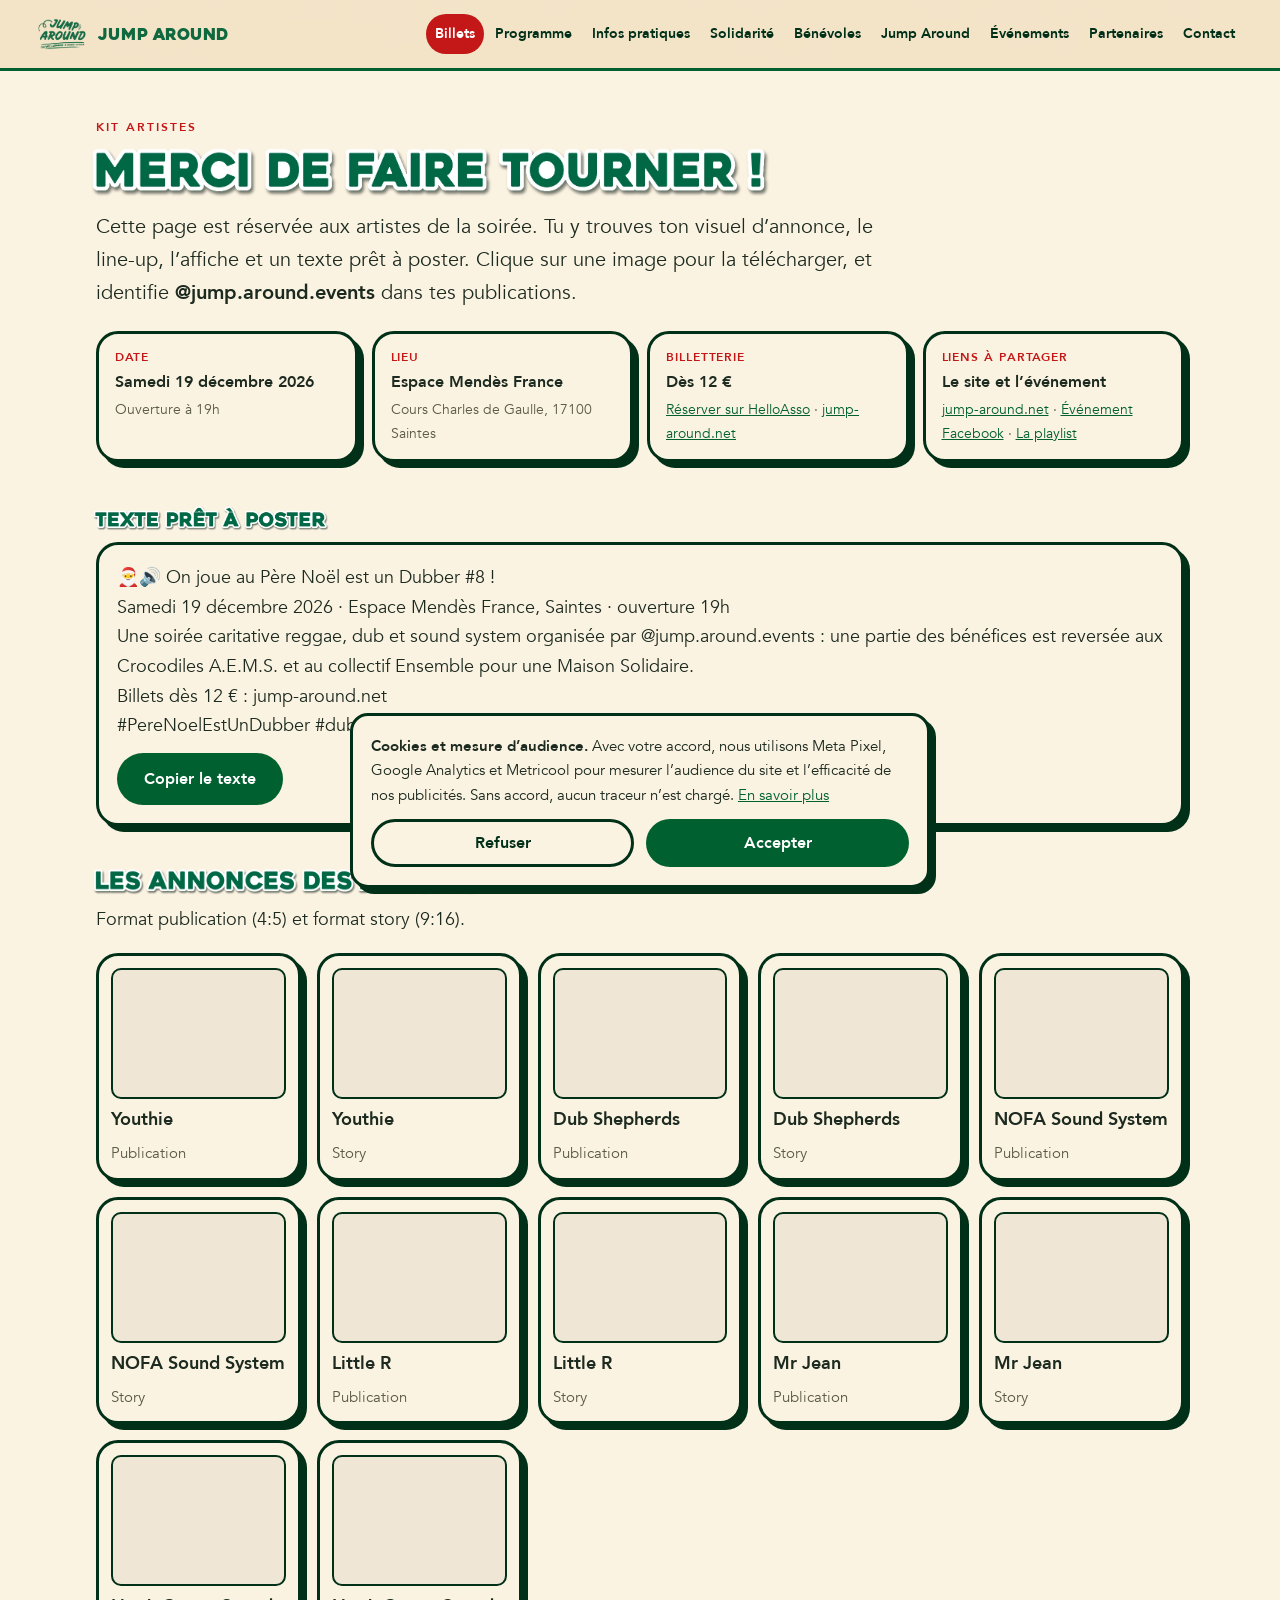
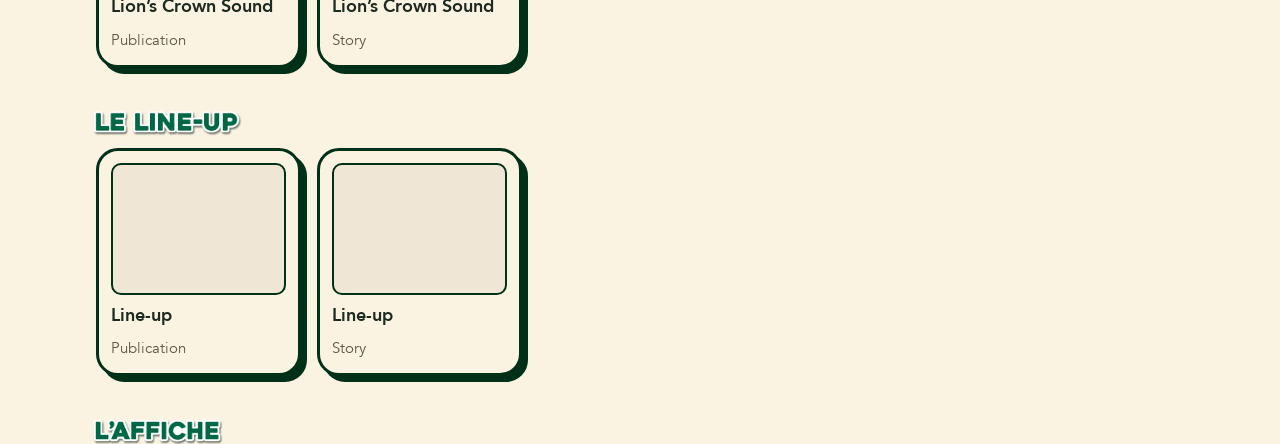
<file: kit-artistes/index.html>
<!doctype html><html lang="fr"><head><meta charset="utf-8"><meta name="robots" content="noindex"><title>Kit artistes · Jump Around</title><meta http-equiv="refresh" content="0;url=/kit-artistes.html"><link rel="canonical" href="https://jump-around.net/kit-artistes.html"></head><body><p><a href="/kit-artistes.html">Kit artistes</a></p></body></html>
</file>
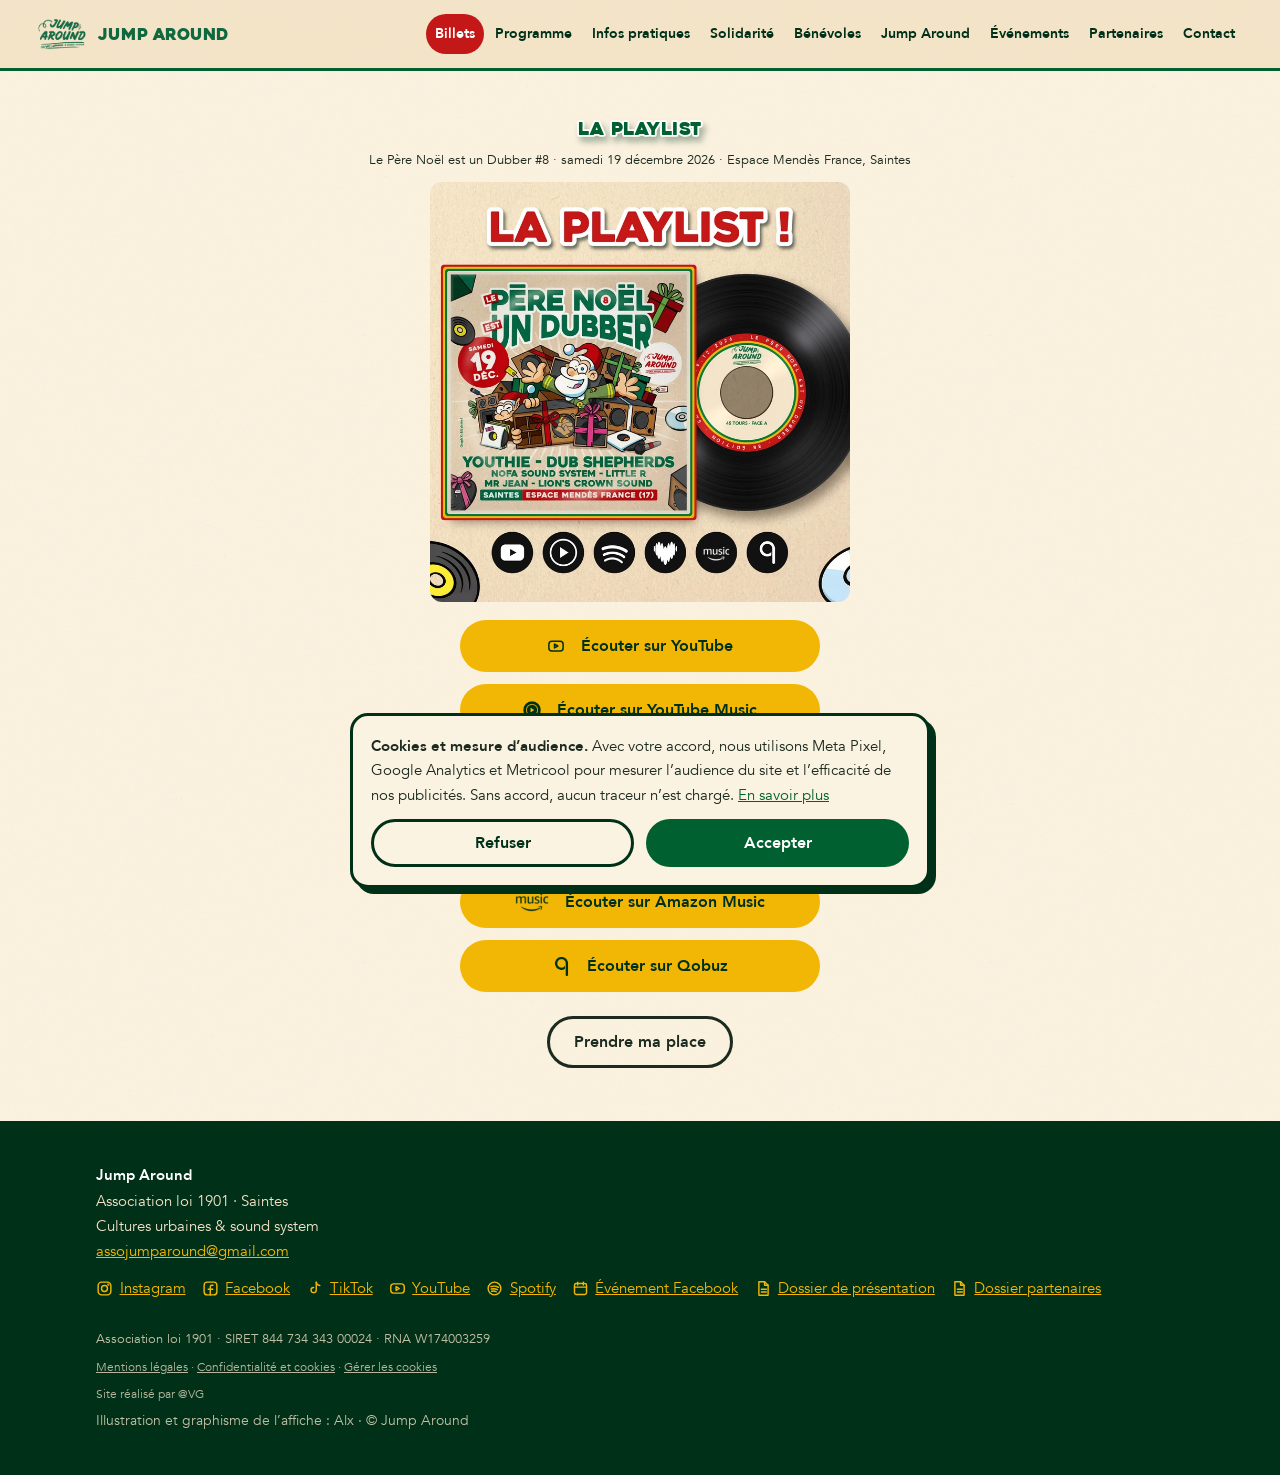
<file: playlist/index.html>
<!doctype html>
<html lang="fr">
<head>
<meta charset="utf-8">
<meta name="viewport" content="width=device-width,initial-scale=1,viewport-fit=cover">
<title>La playlist · Le Père Noël est un Dubber #8</title>
<meta name="description" content="Écoute la playlist du Père Noël est un Dubber #8 (samedi 19 décembre 2026, Saintes) sur YouTube, YouTube Music, Spotify, Deezer, Amazon Music et Qobuz.">
<meta name="author" content="Jump Around">
<link rel="canonical" href="https://jump-around.net/playlist/">
<meta name="robots" content="index,follow,max-image-preview:large">
<meta name="theme-color" content="#003018">
<link rel="icon" href="/favicon.ico" sizes="any">
<link rel="icon" type="image/png" sizes="32x32" href="/assets/img/favicon-32.png">
<link rel="apple-touch-icon" href="/assets/img/apple-touch-icon.png">
<link rel="manifest" href="/site.webmanifest">
<meta property="og:type" content="website"><meta property="og:locale" content="fr_FR">
<meta property="og:site_name" content="Jump Around">
<meta property="og:title" content="La playlist · Le Père Noël est un Dubber #8"><meta property="og:description" content="Écoute la playlist du Père Noël est un Dubber #8 (samedi 19 décembre 2026, Saintes) sur YouTube, YouTube Music, Spotify, Deezer, Amazon Music et Qobuz.">
<meta property="og:url" content="https://jump-around.net/playlist/"><meta property="og:image" content="https://jump-around.net/assets/img/brand/playlist-og.jpg">
<meta property="og:image:width" content="1080"><meta property="og:image:height" content="1080">
<meta property="og:image:alt" content="Le Père Noël est un Dubber #8, samedi 19 décembre 2026 à Saintes">
<meta name="twitter:card" content="summary_large_image">
<meta name="twitter:title" content="La playlist · Le Père Noël est un Dubber #8"><meta name="twitter:description" content="Écoute la playlist du Père Noël est un Dubber #8 (samedi 19 décembre 2026, Saintes) sur YouTube, YouTube Music, Spotify, Deezer, Amazon Music et Qobuz.">
<meta name="twitter:image" content="https://jump-around.net/assets/img/brand/playlist-og.jpg">
<link rel="preload" href="/assets/fonts/heavitas.woff" as="font" type="font/woff" crossorigin>
<link rel="stylesheet" href="/assets/css/style.css?v=20261011b">

</head>
<body>
<a class="skip" href="#main">Aller au contenu</a>
<header class="hd"><div class="wrap">
<a class="brand" href="/index.html#accueil" aria-label="Jump Around, accueil"><img src="/assets/img/brand/logo-jump-around.webp" width="52" height="52" alt=""><span>Jump Around</span></a>
<button class="burger" aria-label="Menu" aria-expanded="false" aria-controls="nav">☰</button>
<nav class="nav" id="nav" aria-label="Navigation principale"><a class="cta" href="/index.html#billetterie" data-track="TicketClick" data-src="menu">Billets</a><a href="/index.html#programme">Programme</a><a href="/index.html#infos">Infos pratiques</a><a href="/index.html#solidarite">Solidarité</a><a href="/index.html#benevoles">Bénévoles</a><a href="/index.html#jump-around">Jump Around</a><a href="/index.html#evenements">Événements</a><a href="/index.html#partenaires">Partenaires</a><a href="/index.html#contact">Contact</a></nav></div></header>
<main id="main">
<section class="legal" style="text-align:center"><div class="wrap" style="max-width:640px"><h1>La playlist</h1><p>Le Père Noël est un Dubber #8 · samedi 19 décembre 2026 · Espace Mendès France, Saintes</p><img src="/assets/img/brand/playlist-pneud8.webp" alt="Visuel de la playlist du Père Noël est un Dubber #8" width="800" height="800" style="width:min(100%,420px);height:auto;border-radius:12px;margin:12px auto 18px;display:block"><div style="display:flex;flex-direction:column;gap:12px;max-width:360px;margin:0 auto"><a class="btn btn-gold" href="https://youtube.com/playlist?list=PLNdNzzKuzvPM" target="_blank" rel="noopener" data-track="PlaylistClick" data-src="youtube"><i class="mi" style="-webkit-mask-image:url(/assets/img/icons/icon-yt.svg);mask-image:url(/assets/img/icons/icon-yt.svg)" aria-hidden="true"></i>Écouter sur YouTube</a><a class="btn btn-gold" href="https://music.youtube.com/playlist?list=PLNdNzzKuzvPM" target="_blank" rel="noopener" data-track="PlaylistClick" data-src="youtube-music"><i class="mi" style="-webkit-mask-image:url(/assets/img/icons/icon-ytm.png);mask-image:url(/assets/img/icons/icon-ytm.png)" aria-hidden="true"></i>Écouter sur YouTube Music</a><a class="btn btn-gold" href="https://open.spotify.com/playlist/5aKRHuXiQ4UItaycZLLoFc" target="_blank" rel="noopener" data-track="PlaylistClick" data-src="spotify"><i class="mi" style="-webkit-mask-image:url(/assets/img/icons/icon-sp.svg);mask-image:url(/assets/img/icons/icon-sp.svg)" aria-hidden="true"></i>Écouter sur Spotify</a><a class="btn btn-gold" href="https://link.deezer.com/s/34E5miJDOyiLZw6CbKnle" target="_blank" rel="noopener" data-track="PlaylistClick" data-src="deezer"><i class="mi" style="-webkit-mask-image:url(/assets/img/icons/icon-dz.png);mask-image:url(/assets/img/icons/icon-dz.png)" aria-hidden="true"></i>Écouter sur Deezer</a><a class="btn btn-gold" href="https://music.amazon.fr/user-playlists/fecfff250d674576a4501876a23f1674frfr" target="_blank" rel="noopener" data-track="PlaylistClick" data-src="amazon-music"><i class="mi" style="width:2.1em;-webkit-mask-image:url(/assets/img/icons/icon-am.png);mask-image:url(/assets/img/icons/icon-am.png)" aria-hidden="true"></i>Écouter sur Amazon Music</a><a class="btn btn-gold" href="https://open.qobuz.com/playlist/71558241" target="_blank" rel="noopener" data-track="PlaylistClick" data-src="qobuz"><i class="mi" style="-webkit-mask-image:url(/assets/img/icons/icon-qb.png);mask-image:url(/assets/img/icons/icon-qb.png)" aria-hidden="true"></i>Écouter sur Qobuz</a></div><p style="margin-top:24px"><a class="btn btn-ghost" href="/index.html#billetterie" data-track="TicketClick" data-src="playlist">Prendre ma place</a></p></div></section></main>
<button type="button" id="totop" aria-label="Revenir en haut de la page" hidden>↑</button>
<footer class="ft"><div class="wrap"><div class="row">
<div><strong style="color:#fff">Jump Around</strong><br>Association loi 1901 · Saintes<br>Cultures urbaines &amp; sound system<br><a href="mailto:assojumparound@gmail.com">assojumparound@gmail.com</a></div>
<ul><li><a href="https://instagram.com/jump.around.events" rel="noopener" target="_blank"><i class="mi" style="-webkit-mask-image:url(/assets/img/icons/icon-ig.svg);mask-image:url(/assets/img/icons/icon-ig.svg)" aria-hidden="true"></i>Instagram</a></li><li><a href="https://www.facebook.com/jumparound17/" rel="noopener" target="_blank"><i class="mi" style="-webkit-mask-image:url(/assets/img/icons/icon-fb.svg);mask-image:url(/assets/img/icons/icon-fb.svg)" aria-hidden="true"></i>Facebook</a></li><li><a href="https://www.tiktok.com/@jumparoundevents" rel="noopener" target="_blank"><i class="mi" style="-webkit-mask-image:url(/assets/img/icons/icon-tt.svg);mask-image:url(/assets/img/icons/icon-tt.svg)" aria-hidden="true"></i>TikTok</a></li><li><a href="https://www.youtube.com/@jumparoundevents" rel="noopener" target="_blank"><i class="mi" style="-webkit-mask-image:url(/assets/img/icons/icon-yt.svg);mask-image:url(/assets/img/icons/icon-yt.svg)" aria-hidden="true"></i>YouTube</a></li><li><a href="https://open.spotify.com/user/31tzdtps2nat3njc6pdo7ei6qceq" rel="noopener" target="_blank"><i class="mi" style="-webkit-mask-image:url(/assets/img/icons/icon-sp.svg);mask-image:url(/assets/img/icons/icon-sp.svg)" aria-hidden="true"></i>Spotify</a></li><li><a href="https://www.facebook.com/events/2393604237712039/" rel="noopener" target="_blank"><i class="mi" style="-webkit-mask-image:url(/assets/img/icons/icon-ev.svg);mask-image:url(/assets/img/icons/icon-ev.svg)" aria-hidden="true"></i>Événement Facebook</a></li><li><a href="/presse/Jump-Around_Dossier-de-presentation.pdf" target="_blank" rel="noopener"><i class="mi" style="-webkit-mask-image:url(/assets/img/icons/icon-doc.svg);mask-image:url(/assets/img/icons/icon-doc.svg)" aria-hidden="true"></i>Dossier de présentation</a></li><li><a href="/presse/Jump-Around_Dossier-partenaires.pdf" target="_blank" rel="noopener"><i class="mi" style="-webkit-mask-image:url(/assets/img/icons/icon-doc.svg);mask-image:url(/assets/img/icons/icon-doc.svg)" aria-hidden="true"></i>Dossier partenaires</a></li></ul>
</div><p style="margin:24px 0 0;font-size:.8rem;opacity:.8">Association loi 1901 · SIRET 844 734 343 00024 · RNA W174003259</p><p class="lg"><a href="/mentions-legales.html">Mentions légales</a> · <a href="/confidentialite.html">Confidentialité et cookies</a> · <a href="#" data-cookies>Gérer les cookies</a></p><p class="lg">Site réalisé par @VG</p><p style="margin:6px 0 0;font-size:.85rem;opacity:.8">Illustration et graphisme de l’affiche : Alx · © Jump Around</p></div></footer>
<div id="cc" role="dialog" aria-live="polite" aria-label="Cookies"><p><strong>Cookies et mesure d’audience.</strong> Avec votre accord, nous utilisons Meta Pixel, Google Analytics et Metricool pour mesurer l’audience du site et l’efficacité de nos publicités. Sans accord, aucun traceur n’est chargé. <a href="/confidentialite.html">En savoir plus</a></p><div class="row"><button class="btn btn-ghost" id="cc-no" style="color:#003018">Refuser</button><button class="btn btn-green" id="cc-yes">Accepter</button></div></div>
<script src="/assets/js/main.js?v=20261020" defer></script>
</body></html>
</file>
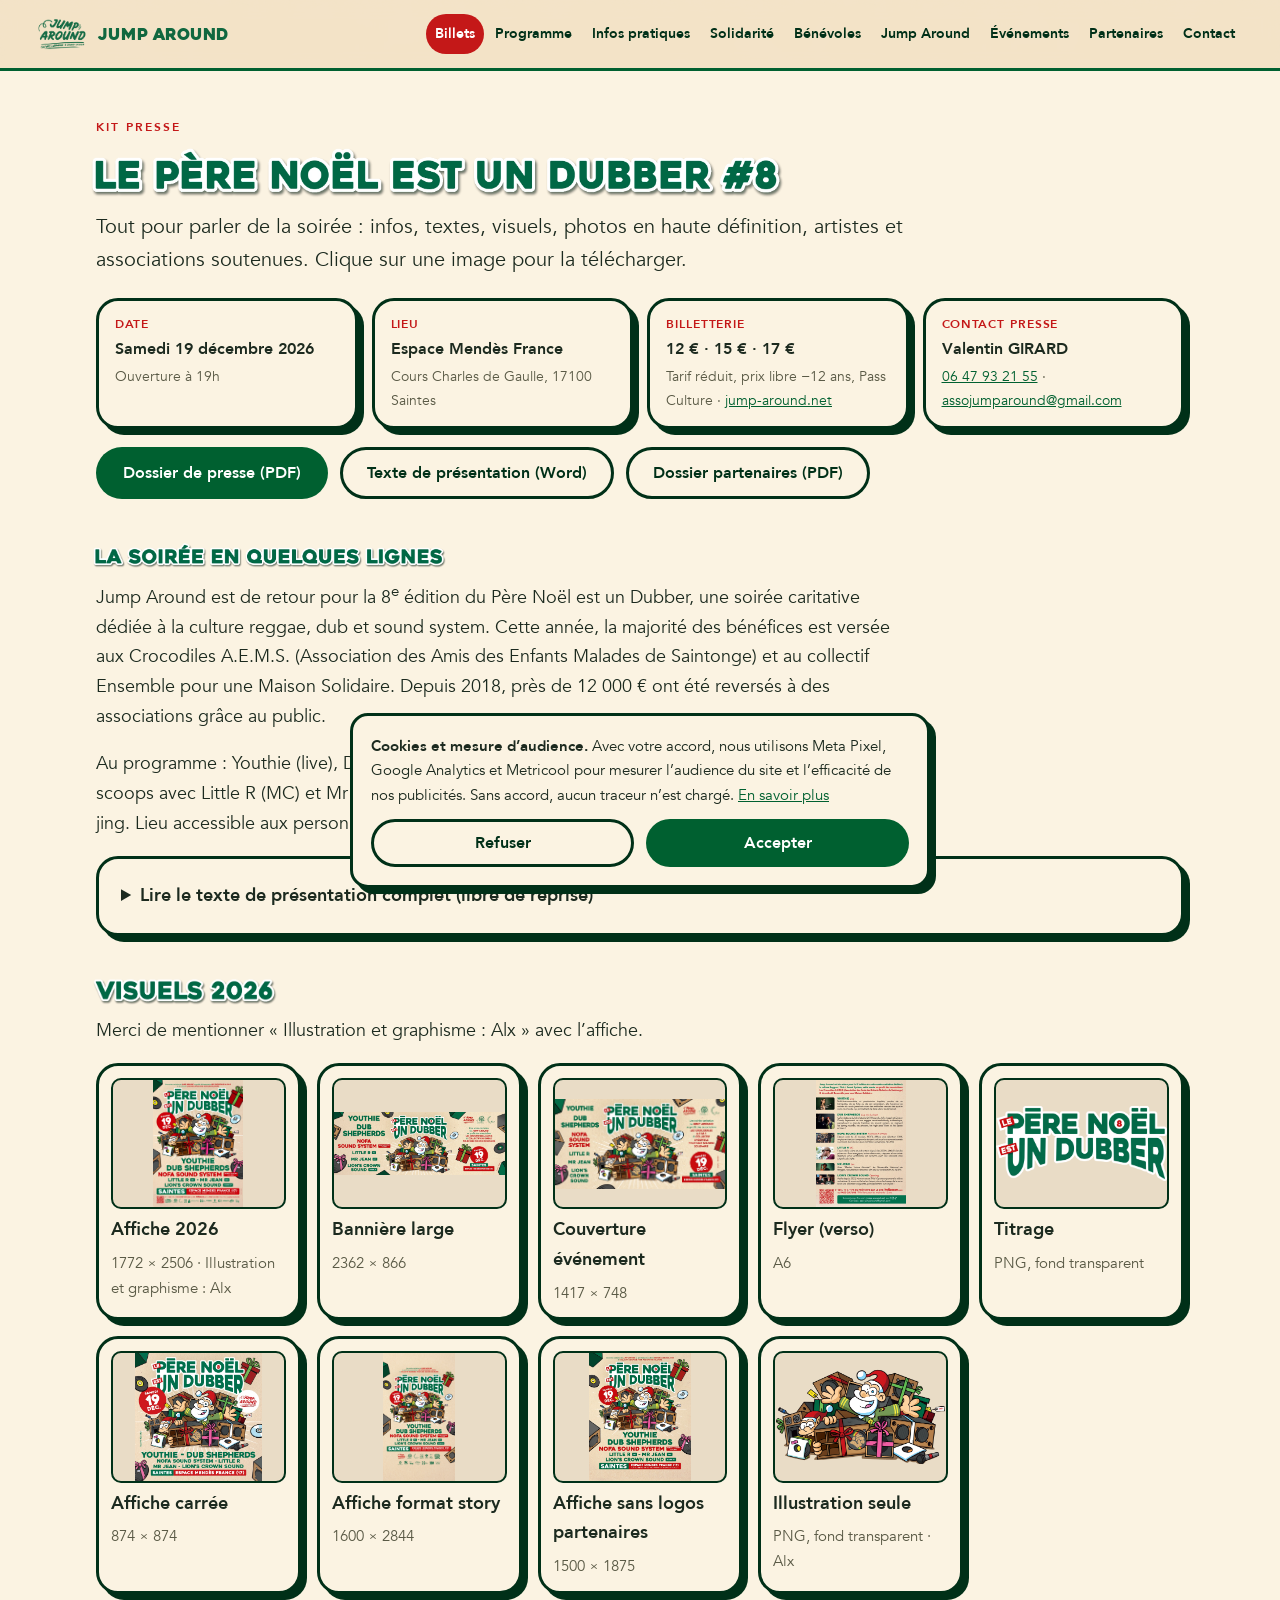
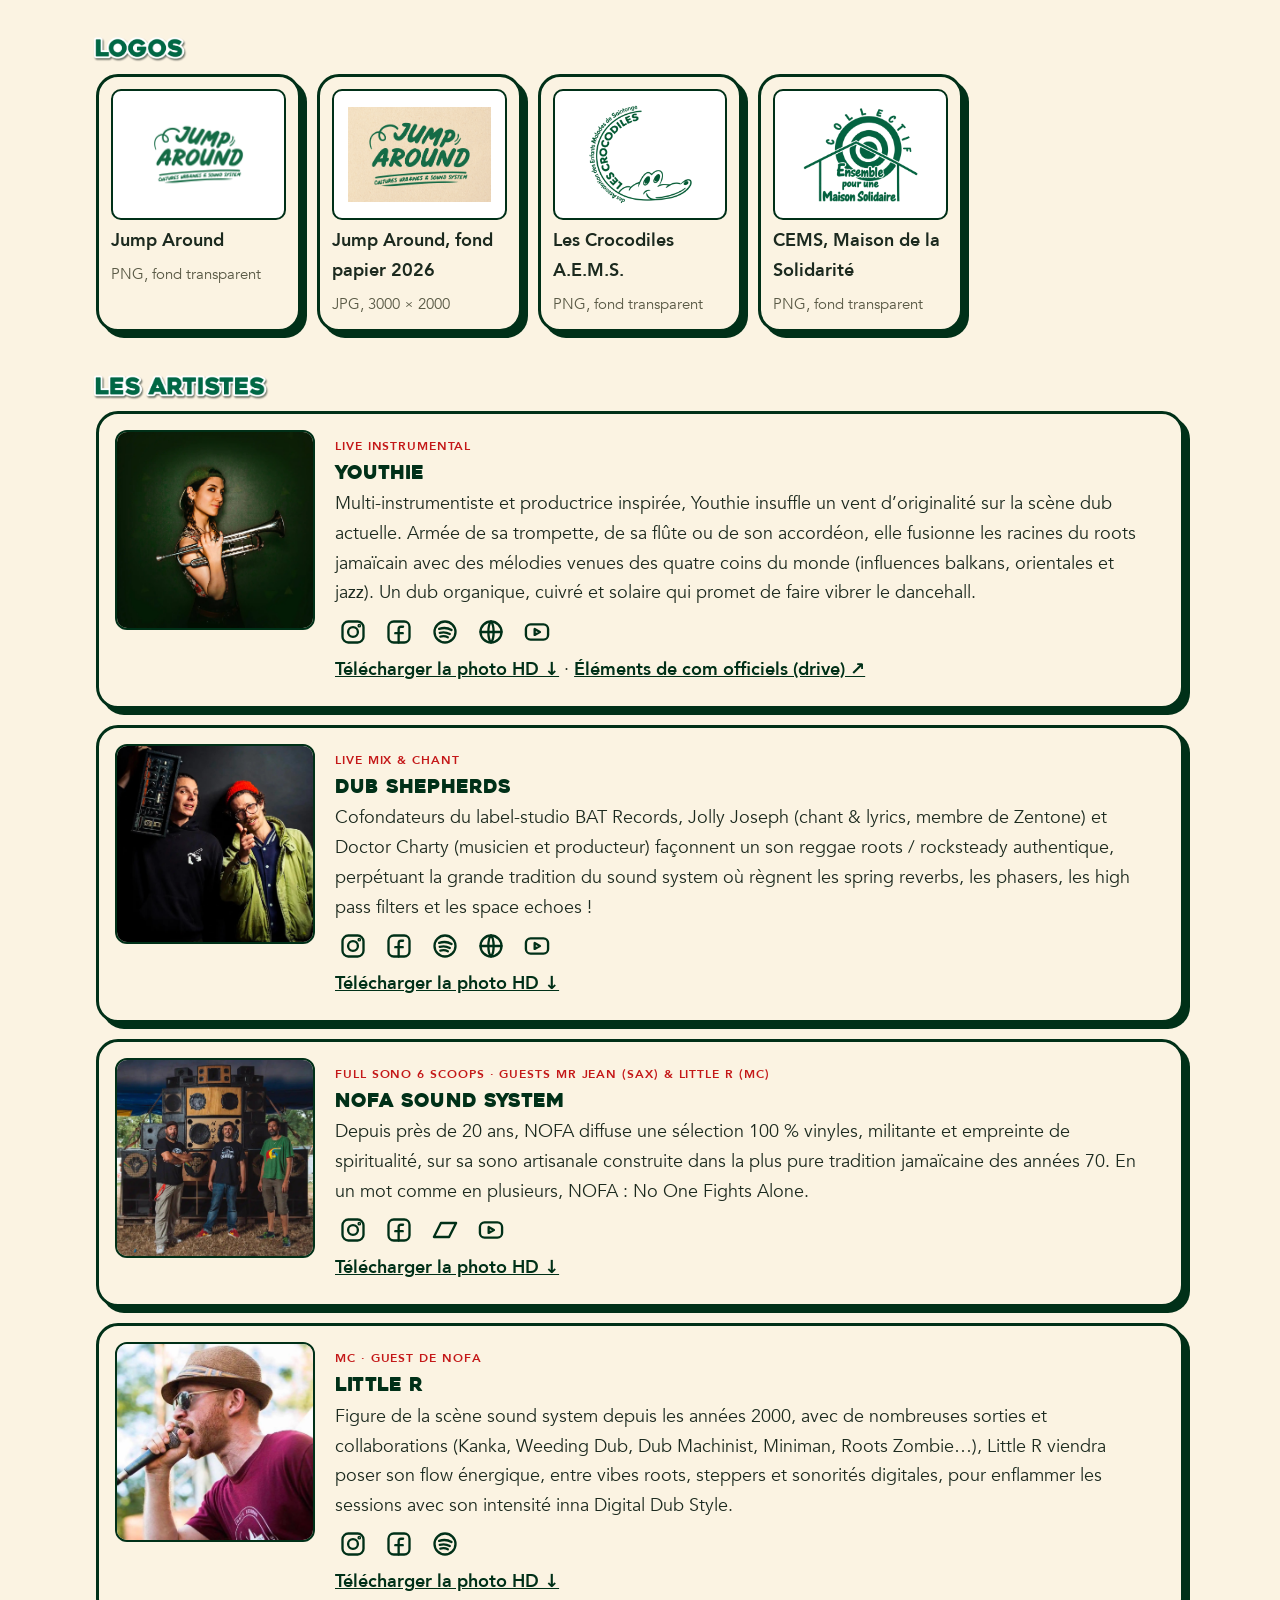
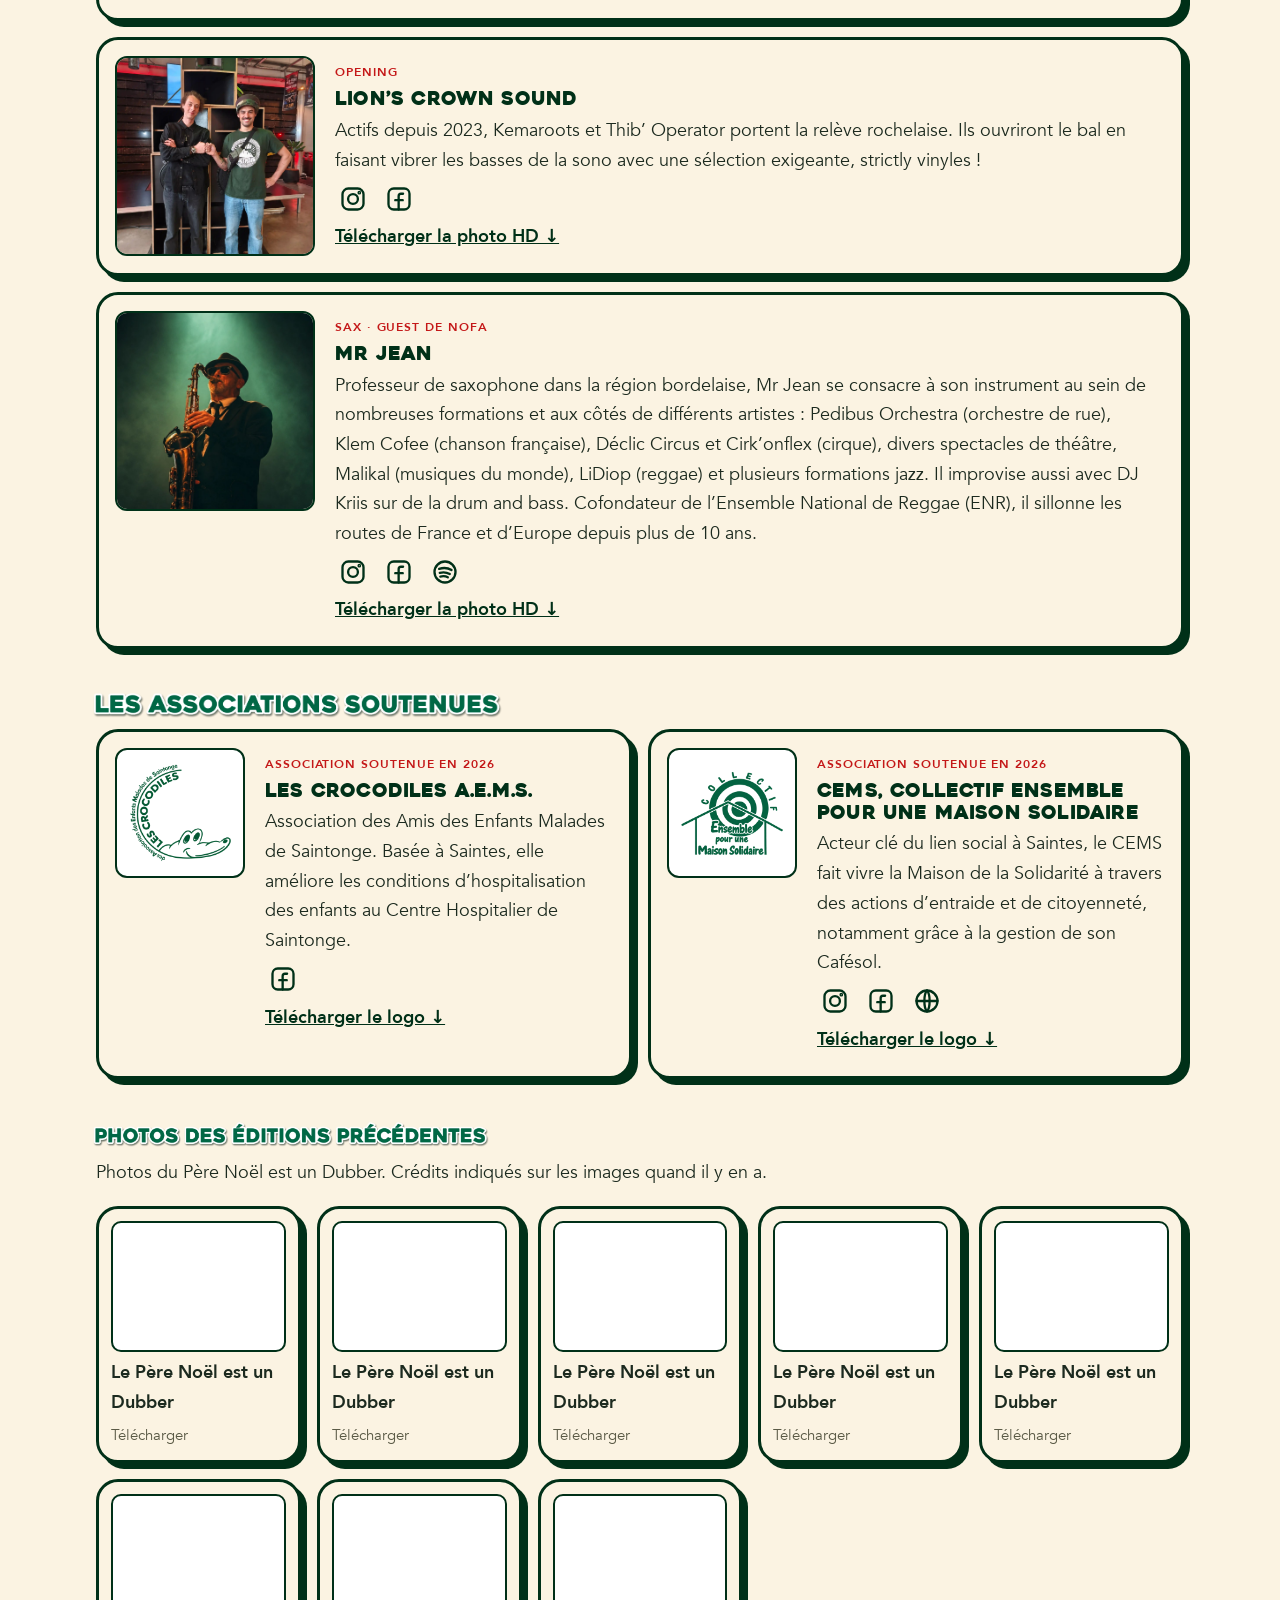
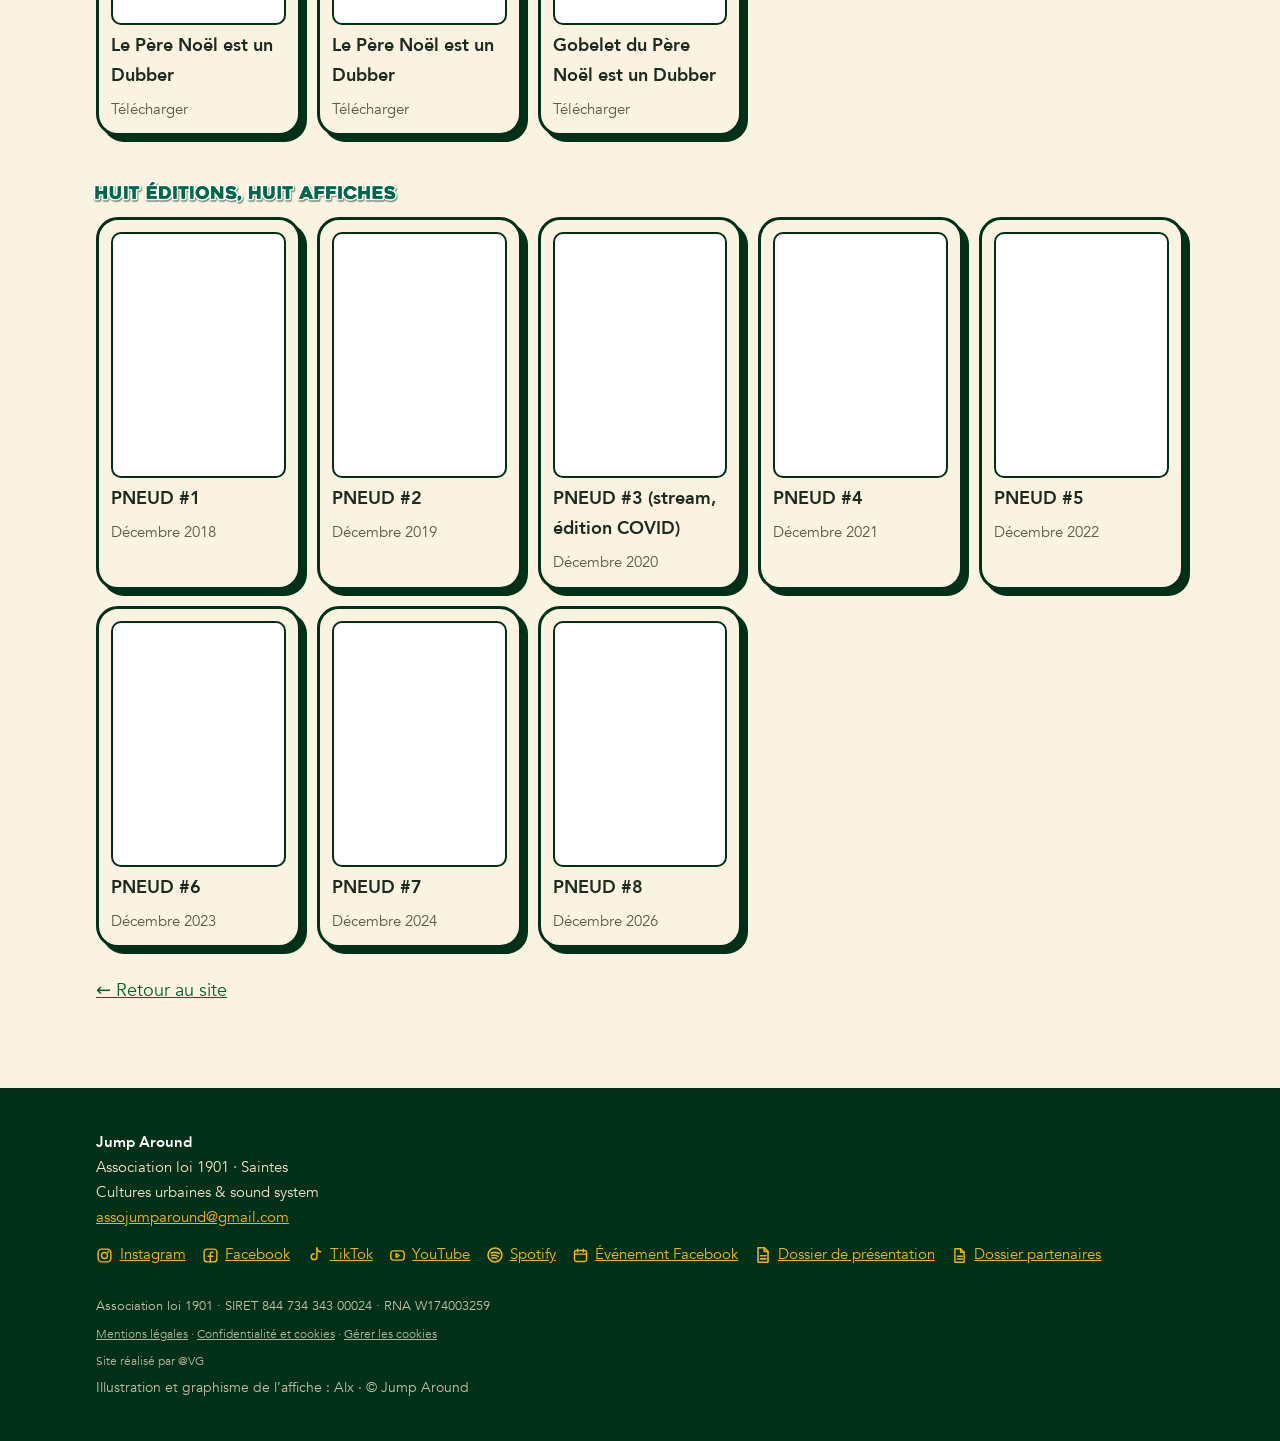
<file: presse/index.html>
<!doctype html><html lang="fr"><head><meta charset="utf-8"><meta name="robots" content="noindex"><title>Kit presse · Jump Around</title><meta http-equiv="refresh" content="0;url=/presse.html"><link rel="canonical" href="https://jump-around.net/presse.html"></head><body><p><a href="/presse.html">Kit presse</a></p></body></html>
</file>
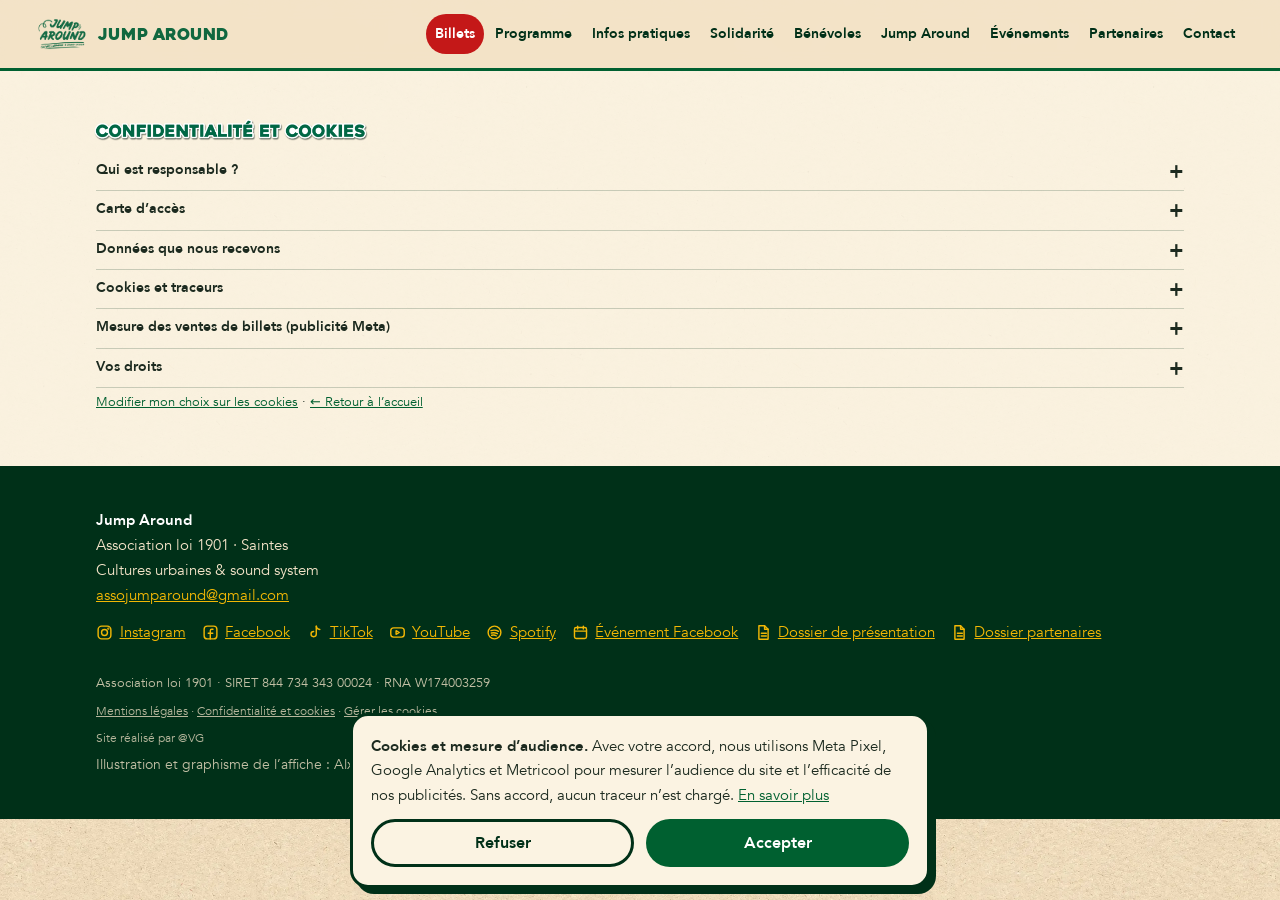
<file: confidentialite.html>
<!doctype html>
<html lang="fr">
<head>
<meta charset="utf-8">
<meta name="viewport" content="width=device-width,initial-scale=1,viewport-fit=cover">
<title>Confidentialité et cookies · Jump Around</title>
<meta name="description" content="Politique de confidentialité et gestion des cookies du site jump-around.net">
<meta name="author" content="Jump Around">
<link rel="canonical" href="https://jump-around.net/confidentialite.html">
<meta name="robots" content="index,follow,max-image-preview:large">
<meta name="theme-color" content="#003018">
<link rel="icon" href="favicon.ico" sizes="any">
<link rel="icon" type="image/png" sizes="32x32" href="assets/img/favicon-32.png">
<link rel="apple-touch-icon" href="assets/img/apple-touch-icon.png">
<link rel="manifest" href="site.webmanifest">
<meta property="og:type" content="website"><meta property="og:locale" content="fr_FR">
<meta property="og:site_name" content="Jump Around">
<meta property="og:title" content="Confidentialité et cookies · Jump Around"><meta property="og:description" content="Politique de confidentialité et gestion des cookies du site jump-around.net">
<meta property="og:url" content="https://jump-around.net/confidentialite.html"><meta property="og:image" content="https://jump-around.net/assets/img/og-image.jpg?v=7">
<meta property="og:image:width" content="1200"><meta property="og:image:height" content="630">
<meta property="og:image:alt" content="Le Père Noël est un Dubber #8, samedi 19 décembre 2026 à Saintes">
<meta name="twitter:card" content="summary_large_image">
<meta name="twitter:title" content="Confidentialité et cookies · Jump Around"><meta name="twitter:description" content="Politique de confidentialité et gestion des cookies du site jump-around.net">
<meta name="twitter:image" content="https://jump-around.net/assets/img/og-image.jpg?v=7">
<link rel="preload" href="assets/fonts/heavitas.woff" as="font" type="font/woff" crossorigin>
<link rel="stylesheet" href="assets/css/style.css?v=20261011b">

</head>
<body>
<a class="skip" href="#main">Aller au contenu</a>
<header class="hd"><div class="wrap">
<a class="brand" href="index.html#accueil" aria-label="Jump Around, accueil"><img src="assets/img/brand/logo-jump-around.webp" width="52" height="52" alt=""><span>Jump Around</span></a>
<button class="burger" aria-label="Menu" aria-expanded="false" aria-controls="nav">☰</button>
<nav class="nav" id="nav" aria-label="Navigation principale"><a class="cta" href="index.html#billetterie" data-track="TicketClick" data-src="menu">Billets</a><a href="index.html#programme">Programme</a><a href="index.html#infos">Infos pratiques</a><a href="index.html#solidarite">Solidarité</a><a href="index.html#benevoles">Bénévoles</a><a href="index.html#jump-around">Jump Around</a><a href="index.html#evenements">Événements</a><a href="index.html#partenaires">Partenaires</a><a href="index.html#contact">Contact</a></nav></div></header>
<main id="main">
<div class="legal"><div class="wrap"><h1 class="ht"><img src="assets/img/titres/3ec210869c.webp" alt="" aria-hidden="true" width="2007" height="159" style="width:14.89em"><span class="sr">Confidentialité et cookies</span></h1>
<details class="acc"><summary>Qui est responsable ?</summary><div class="accb"><p>L’association Jump Around (Saintes), représentée par Valentin GIRARD. Contact : <a href="mailto:assojumparound@gmail.com">assojumparound@gmail.com</a>.</p></div></details>
<details class="acc"><summary>Carte d’accès</summary><div class="accb"><p>La carte de la section « Comment venir » est fournie par Google Maps. Elle ne se charge que si vous cliquez sur « Afficher la carte » ; Google peut alors recevoir votre adresse IP.</p></div></details>
<details class="acc"><summary>Données que nous recevons</summary><div class="accb"><p>Le formulaire de contact et l’inscription à la newsletter nous envoient votre nom, votre courriel et votre message par courriel. Nous les utilisons uniquement pour vous répondre ou vous envoyer la newsletter, et ne les transmettons à personne. Désinscription ou suppression : écrivez-nous.</p></div></details>
<details class="acc"><summary>Cookies et traceurs</summary><div class="accb"><p>Avec votre accord uniquement (bandeau à la première visite), nous chargeons :</p>
<ul><li><strong>Meta Pixel</strong> (Meta Platforms Ireland) : mesure de l’efficacité de nos publicités et statistiques d’audience.</li><li><strong>Google Analytics</strong> (Google Ireland Limited) : statistiques de fréquentation du site (pages vues, provenance des visites, clics vers la billetterie). Conservation des données : 14 mois.</li><li><strong>Metricool</strong> : statistiques de fréquentation du site.</li></ul>
<p>Sans accord, aucun de ces traceurs n’est chargé. Votre choix est conservé dans votre navigateur ; vous pouvez le modifier à tout moment avec « Gérer les cookies » en bas de page. Les widgets HelloAsso (billetterie, dons, adhésions) sont fournis par HelloAsso, qui peut déposer ses propres cookies nécessaires au paiement : voir leur politique de confidentialité.</p></div></details>
<details class="acc"><summary>Mesure des ventes de billets (publicité Meta)</summary><div class="accb"><p>Pour savoir quelles publicités amènent réellement des billets vendus, l’association transmet à Meta Platforms Ireland, après chaque paiement validé sur HelloAsso, un événement d’achat : montant, date et numéro de commande, avec votre courriel, votre nom, votre prénom et votre pays. Ces données sont chiffrées (hachées) avant l’envoi. Elles servent à mesurer et à améliorer l’efficacité de nos publicités ; l’association ne les revend pas. Vos coordonnées bancaires ne sont jamais transmises : elles restent chez HelloAsso. Vous pouvez vous opposer à cet envoi, avant ou après votre achat, en écrivant à <a href="mailto:assojumparound@gmail.com">assojumparound@gmail.com</a>.</p></div></details>
<details class="acc"><summary>Vos droits</summary><div class="accb"><p>Vous pouvez demander l’accès, la rectification ou la suppression de vos données en écrivant à <a href="mailto:assojumparound@gmail.com">assojumparound@gmail.com</a>. Vous pouvez aussi saisir la CNIL (cnil.fr).</p></div></details>
<p><a href="#" data-cookies>Modifier mon choix sur les cookies</a> · <a href="index.html">← Retour à l’accueil</a></p></div></div></main>
<button type="button" id="totop" aria-label="Revenir en haut de la page" hidden>↑</button>
<footer class="ft"><div class="wrap"><div class="row">
<div><strong style="color:#fff">Jump Around</strong><br>Association loi 1901 · Saintes<br>Cultures urbaines &amp; sound system<br><a href="mailto:assojumparound@gmail.com">assojumparound@gmail.com</a></div>
<ul><li><a href="https://instagram.com/jump.around.events" rel="noopener" target="_blank"><i class="mi" style="-webkit-mask-image:url(assets/img/icons/icon-ig.svg);mask-image:url(assets/img/icons/icon-ig.svg)" aria-hidden="true"></i>Instagram</a></li><li><a href="https://www.facebook.com/jumparound17/" rel="noopener" target="_blank"><i class="mi" style="-webkit-mask-image:url(assets/img/icons/icon-fb.svg);mask-image:url(assets/img/icons/icon-fb.svg)" aria-hidden="true"></i>Facebook</a></li><li><a href="https://www.tiktok.com/@jumparoundevents" rel="noopener" target="_blank"><i class="mi" style="-webkit-mask-image:url(assets/img/icons/icon-tt.svg);mask-image:url(assets/img/icons/icon-tt.svg)" aria-hidden="true"></i>TikTok</a></li><li><a href="https://www.youtube.com/@jumparoundevents" rel="noopener" target="_blank"><i class="mi" style="-webkit-mask-image:url(assets/img/icons/icon-yt.svg);mask-image:url(assets/img/icons/icon-yt.svg)" aria-hidden="true"></i>YouTube</a></li><li><a href="https://open.spotify.com/user/31tzdtps2nat3njc6pdo7ei6qceq" rel="noopener" target="_blank"><i class="mi" style="-webkit-mask-image:url(assets/img/icons/icon-sp.svg);mask-image:url(assets/img/icons/icon-sp.svg)" aria-hidden="true"></i>Spotify</a></li><li><a href="https://www.facebook.com/events/2393604237712039/" rel="noopener" target="_blank"><i class="mi" style="-webkit-mask-image:url(assets/img/icons/icon-ev.svg);mask-image:url(assets/img/icons/icon-ev.svg)" aria-hidden="true"></i>Événement Facebook</a></li><li><a href="presse/Jump-Around_Dossier-de-presentation.pdf" target="_blank" rel="noopener"><i class="mi" style="-webkit-mask-image:url(assets/img/icons/icon-doc.svg);mask-image:url(assets/img/icons/icon-doc.svg)" aria-hidden="true"></i>Dossier de présentation</a></li><li><a href="presse/Jump-Around_Dossier-partenaires.pdf" target="_blank" rel="noopener"><i class="mi" style="-webkit-mask-image:url(assets/img/icons/icon-doc.svg);mask-image:url(assets/img/icons/icon-doc.svg)" aria-hidden="true"></i>Dossier partenaires</a></li></ul>
</div><p style="margin:24px 0 0;font-size:.8rem;opacity:.8">Association loi 1901 · SIRET 844 734 343 00024 · RNA W174003259</p><p class="lg"><a href="mentions-legales.html">Mentions légales</a> · <a href="confidentialite.html">Confidentialité et cookies</a> · <a href="#" data-cookies>Gérer les cookies</a></p><p class="lg">Site réalisé par @VG</p><p style="margin:6px 0 0;font-size:.85rem;opacity:.8">Illustration et graphisme de l’affiche : Alx · © Jump Around</p></div></footer>
<div id="cc" role="dialog" aria-live="polite" aria-label="Cookies"><p><strong>Cookies et mesure d’audience.</strong> Avec votre accord, nous utilisons Meta Pixel, Google Analytics et Metricool pour mesurer l’audience du site et l’efficacité de nos publicités. Sans accord, aucun traceur n’est chargé. <a href="confidentialite.html">En savoir plus</a></p><div class="row"><button class="btn btn-ghost" id="cc-no" style="color:#003018">Refuser</button><button class="btn btn-green" id="cc-yes">Accepter</button></div></div>
<script src="assets/js/main.js?v=20261020" defer></script>
</body></html>
</file>
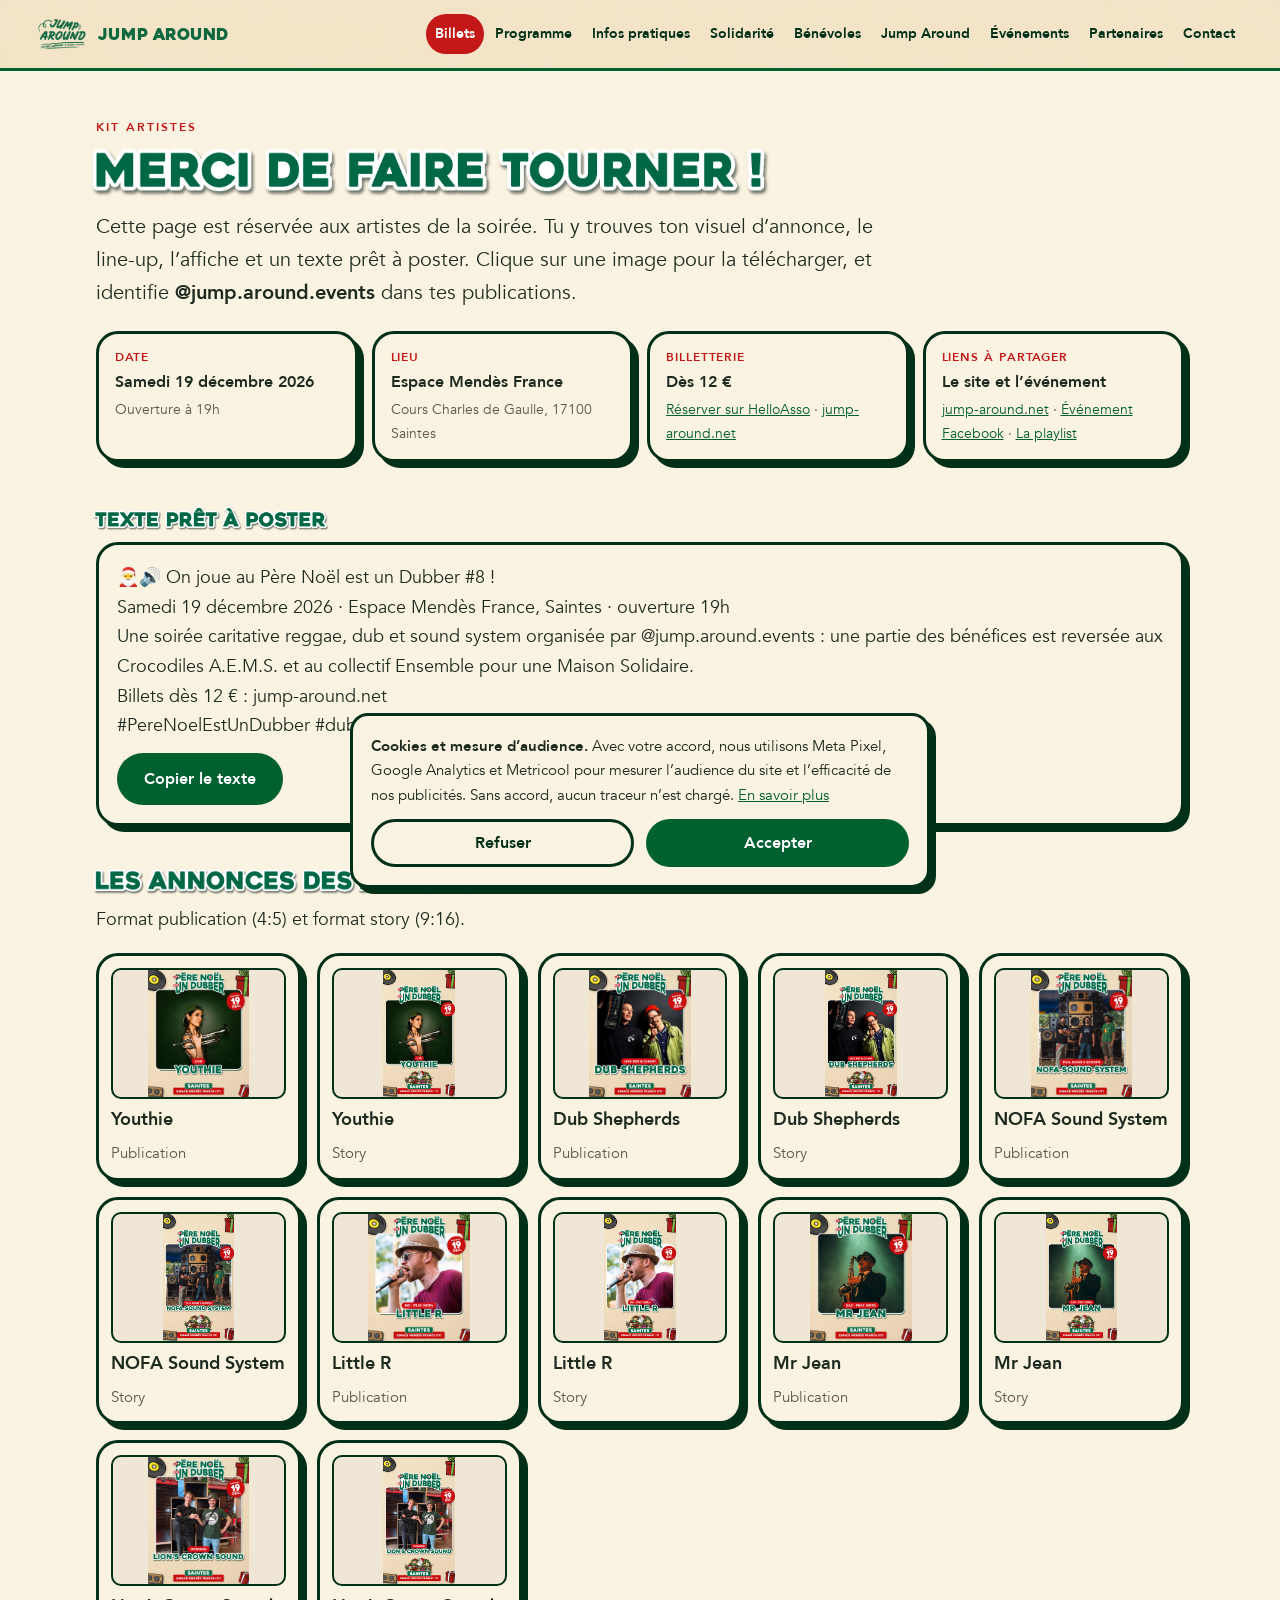
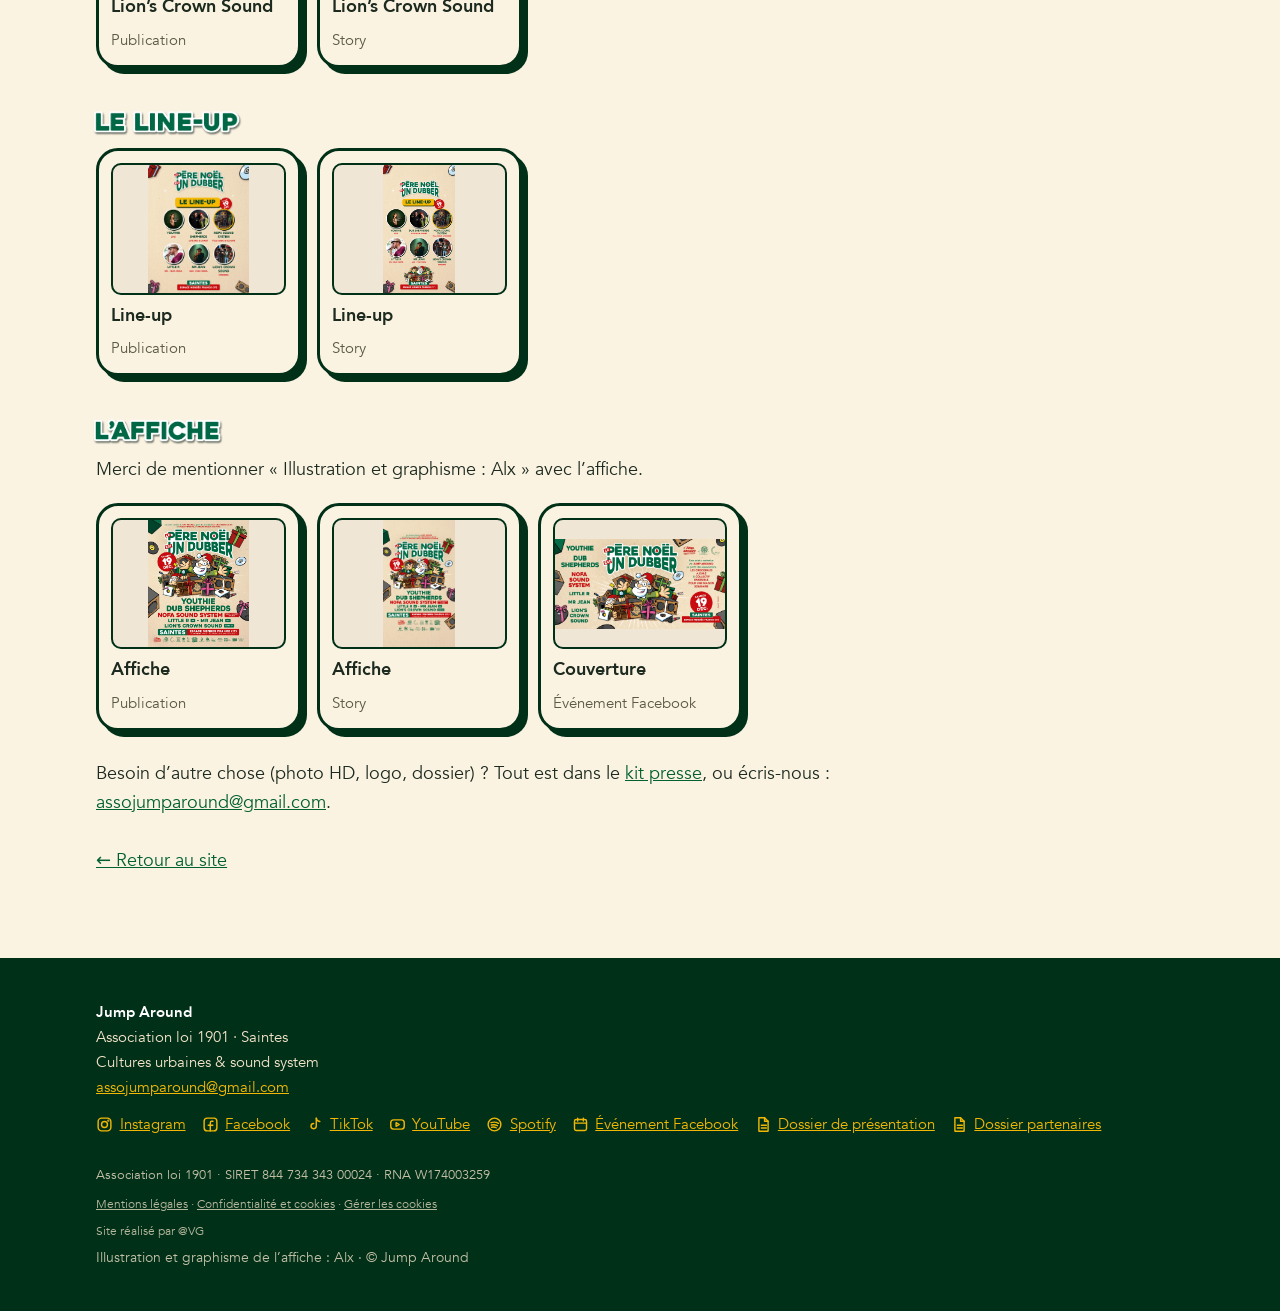
<file: kit-artistes.html>
<!doctype html>
<html lang="fr">
<head>
<meta charset="utf-8">
<meta name="viewport" content="width=device-width,initial-scale=1,viewport-fit=cover">
<title>Kit artistes · Le Père Noël est un Dubber #8</title>
<meta name="description" content="Ressources pour les artistes du Père Noël est un Dubber #8.">
<meta name="author" content="Jump Around">
<link rel="canonical" href="https://jump-around.net/kit-artistes.html">
<meta name="robots" content="noindex,follow">
<meta name="theme-color" content="#003018">
<link rel="icon" href="favicon.ico" sizes="any">
<link rel="icon" type="image/png" sizes="32x32" href="assets/img/favicon-32.png">
<link rel="apple-touch-icon" href="assets/img/apple-touch-icon.png">
<link rel="manifest" href="site.webmanifest">
<meta property="og:type" content="website"><meta property="og:locale" content="fr_FR">
<meta property="og:site_name" content="Jump Around">
<meta property="og:title" content="Kit artistes · Le Père Noël est un Dubber #8"><meta property="og:description" content="Ressources pour les artistes du Père Noël est un Dubber #8.">
<meta property="og:url" content="https://jump-around.net/kit-artistes.html"><meta property="og:image" content="https://jump-around.net/assets/img/og-image.jpg?v=7">
<meta property="og:image:width" content="1200"><meta property="og:image:height" content="630">
<meta property="og:image:alt" content="Le Père Noël est un Dubber #8, samedi 19 décembre 2026 à Saintes">
<meta name="twitter:card" content="summary_large_image">
<meta name="twitter:title" content="Kit artistes · Le Père Noël est un Dubber #8"><meta name="twitter:description" content="Ressources pour les artistes du Père Noël est un Dubber #8.">
<meta name="twitter:image" content="https://jump-around.net/assets/img/og-image.jpg?v=7">
<link rel="preload" href="assets/fonts/heavitas.woff" as="font" type="font/woff" crossorigin>
<link rel="stylesheet" href="assets/css/style.css?v=20261011b">

</head>
<body>
<a class="skip" href="#main">Aller au contenu</a>
<header class="hd"><div class="wrap">
<a class="brand" href="index.html#accueil" aria-label="Jump Around, accueil"><img src="assets/img/brand/logo-jump-around.webp" width="52" height="52" alt=""><span>Jump Around</span></a>
<button class="burger" aria-label="Menu" aria-expanded="false" aria-controls="nav">☰</button>
<nav class="nav" id="nav" aria-label="Navigation principale"><a class="cta" href="index.html#billetterie" data-track="TicketClick" data-src="menu">Billets</a><a href="index.html#programme">Programme</a><a href="index.html#infos">Infos pratiques</a><a href="index.html#solidarite">Solidarité</a><a href="index.html#benevoles">Bénévoles</a><a href="index.html#jump-around">Jump Around</a><a href="index.html#evenements">Événements</a><a href="index.html#partenaires">Partenaires</a><a href="index.html#contact">Contact</a></nav></div></header>
<main id="main">
<section class="pkit"><div class="wrap">
<div class="eyebrow">Kit artistes</div><h1 class="ht"><img src="assets/img/titres/b9fb29f1e1.webp" alt="" aria-hidden="true" width="1813" height="131" style="width:16.33em"><span class="sr">Merci de faire tourner !</span></h1>
<p class="lead">Cette page est réservée aux artistes de la soirée. Tu y trouves ton visuel d’annonce, le line-up, l’affiche et un texte prêt à poster. Clique sur une image pour la télécharger, et identifie <b>@jump.around.events</b> dans tes publications.</p>
<div class="pk-facts">
<div class="card"><small>Date</small><b>Samedi 19 décembre 2026</b><span>Ouverture à 19h</span></div>
<div class="card"><small>Lieu</small><b>Espace Mendès France</b><span>Cours Charles de Gaulle, 17100 Saintes</span></div>
<div class="card"><small>Billetterie</small><b>Dès 12 €</b><span><a href="https://www.helloasso.com/associations/jump-around/evenements/le-pere-noel-est-un-dubber-8-samedi-19-decembre-2026" target="_blank" rel="noopener">Réserver sur HelloAsso</a> · <a href="index.html#billetterie">jump-around.net</a></span></div>
<div class="card"><small>Liens à partager</small><b>Le site et l’événement</b><span><a href="index.html">jump-around.net</a> · <a href="https://www.facebook.com/events/2393604237712039/" target="_blank" rel="noopener">Événement Facebook</a> · <a href="playlist/">La playlist</a></span></div>
</div>
<h2 class="ht"><img src="assets/img/titres/2f2e68d641.webp" alt="" aria-hidden="true" width="1469" height="159" style="width:10.90em"><span class="sr">Texte prêt à poster</span></h2><div class="card" style="padding:18px"><pre id="ktxt" style="white-space:pre-wrap;font:inherit;margin:0">🎅🔊 On joue au Père Noël est un Dubber #8 !
Samedi 19 décembre 2026 · Espace Mendès France, Saintes · ouverture 19h
Une soirée caritative reggae, dub et sound system organisée par @jump.around.events : une partie des bénéfices est reversée aux Crocodiles A.E.M.S. et au collectif Ensemble pour une Maison Solidaire.
Billets dès 12 € : jump-around.net
#PereNoelEstUnDubber #dub #soundsystem #reggae #Saintes</pre><p style="margin:12px 0 0"><button class="btn btn-green" type="button" onclick="navigator.clipboard.writeText(document.getElementById('ktxt').innerText).then(()=>{this.textContent='Copié ✓'})">Copier le texte</button></p></div>
<h2 class="ht"><img src="assets/img/titres/275872e43a.webp" alt="" aria-hidden="true" width="1992" height="131" style="width:17.94em"><span class="sr">Les annonces des artistes</span></h2><p class="muted">Format publication (4:5) et format story (9:16).</p><div class="pk-grid"><a class="card pk" href="kit-artistes/img/youthie-post.jpg" download><img src="kit-artistes/img/youthie-post.jpg" alt="Youthie" loading="lazy" style="object-fit:contain;background:#EFE6D6"><b>Youthie</b><small>Publication</small></a><a class="card pk" href="kit-artistes/img/youthie-story.jpg" download><img src="kit-artistes/img/youthie-story.jpg" alt="Youthie" loading="lazy" style="object-fit:contain;background:#EFE6D6"><b>Youthie</b><small>Story</small></a><a class="card pk" href="kit-artistes/img/dub-shepherds-post.jpg" download><img src="kit-artistes/img/dub-shepherds-post.jpg" alt="Dub Shepherds" loading="lazy" style="object-fit:contain;background:#EFE6D6"><b>Dub Shepherds</b><small>Publication</small></a><a class="card pk" href="kit-artistes/img/dub-shepherds-story.jpg" download><img src="kit-artistes/img/dub-shepherds-story.jpg" alt="Dub Shepherds" loading="lazy" style="object-fit:contain;background:#EFE6D6"><b>Dub Shepherds</b><small>Story</small></a><a class="card pk" href="kit-artistes/img/nofa-post.jpg" download><img src="kit-artistes/img/nofa-post.jpg" alt="NOFA Sound System" loading="lazy" style="object-fit:contain;background:#EFE6D6"><b>NOFA Sound System</b><small>Publication</small></a><a class="card pk" href="kit-artistes/img/nofa-story.jpg" download><img src="kit-artistes/img/nofa-story.jpg" alt="NOFA Sound System" loading="lazy" style="object-fit:contain;background:#EFE6D6"><b>NOFA Sound System</b><small>Story</small></a><a class="card pk" href="kit-artistes/img/little-r-post.jpg" download><img src="kit-artistes/img/little-r-post.jpg" alt="Little R" loading="lazy" style="object-fit:contain;background:#EFE6D6"><b>Little R</b><small>Publication</small></a><a class="card pk" href="kit-artistes/img/little-r-story.jpg" download><img src="kit-artistes/img/little-r-story.jpg" alt="Little R" loading="lazy" style="object-fit:contain;background:#EFE6D6"><b>Little R</b><small>Story</small></a><a class="card pk" href="kit-artistes/img/mr-jean-post.jpg" download><img src="kit-artistes/img/mr-jean-post.jpg" alt="Mr Jean" loading="lazy" style="object-fit:contain;background:#EFE6D6"><b>Mr Jean</b><small>Publication</small></a><a class="card pk" href="kit-artistes/img/mr-jean-story.jpg" download><img src="kit-artistes/img/mr-jean-story.jpg" alt="Mr Jean" loading="lazy" style="object-fit:contain;background:#EFE6D6"><b>Mr Jean</b><small>Story</small></a><a class="card pk" href="kit-artistes/img/lions-crown-post.jpg" download><img src="kit-artistes/img/lions-crown-post.jpg" alt="Lion’s Crown Sound" loading="lazy" style="object-fit:contain;background:#EFE6D6"><b>Lion’s Crown Sound</b><small>Publication</small></a><a class="card pk" href="kit-artistes/img/lions-crown-story.jpg" download><img src="kit-artistes/img/lions-crown-story.jpg" alt="Lion’s Crown Sound" loading="lazy" style="object-fit:contain;background:#EFE6D6"><b>Lion’s Crown Sound</b><small>Story</small></a></div>
<h2 class="ht"><img src="assets/img/titres/924a99afef.webp" alt="" aria-hidden="true" width="750" height="129" style="width:6.86em"><span class="sr">Le line-up</span></h2><div class="pk-grid"><a class="card pk" href="kit-artistes/img/line-up-post.jpg" download><img src="kit-artistes/img/line-up-post.jpg" alt="Line-up" loading="lazy" style="object-fit:contain;background:#EFE6D6"><b>Line-up</b><small>Publication</small></a><a class="card pk" href="kit-artistes/img/line-up-story.jpg" download><img src="kit-artistes/img/line-up-story.jpg" alt="Line-up" loading="lazy" style="object-fit:contain;background:#EFE6D6"><b>Line-up</b><small>Story</small></a></div>
<h2 class="ht"><img src="assets/img/titres/de9247fd0e.webp" alt="" aria-hidden="true" width="677" height="133" style="width:6.01em"><span class="sr">L’affiche</span></h2><p class="muted">Merci de mentionner « Illustration et graphisme : Alx » avec l’affiche.</p><div class="pk-grid"><a class="card pk" href="kit-artistes/img/alx-publication-insta-facebook.jpg" download><img src="kit-artistes/img/alx-publication-insta-facebook.jpg" alt="Affiche" loading="lazy" style="object-fit:contain;background:#EFE6D6"><b>Affiche</b><small>Publication</small></a><a class="card pk" href="kit-artistes/img/alx-story-insta.jpg" download><img src="kit-artistes/img/alx-story-insta.jpg" alt="Affiche" loading="lazy" style="object-fit:contain;background:#EFE6D6"><b>Affiche</b><small>Story</small></a><a class="card pk" href="kit-artistes/img/alx-couverture-evenement-facebook.jpg" download><img src="kit-artistes/img/alx-couverture-evenement-facebook.jpg" alt="Couverture" loading="lazy" style="object-fit:contain;background:#EFE6D6"><b>Couverture</b><small>Événement Facebook</small></a></div>
<p style="margin-top:22px">Besoin d’autre chose (photo HD, logo, dossier) ? Tout est dans le <a href="presse.html">kit presse</a>, ou écris-nous : <a href="mailto:assojumparound@gmail.com">assojumparound@gmail.com</a>.</p>
<p style="margin-top:28px"><a href="index.html">← Retour au site</a></p></div></section></main>
<button type="button" id="totop" aria-label="Revenir en haut de la page" hidden>↑</button>
<footer class="ft"><div class="wrap"><div class="row">
<div><strong style="color:#fff">Jump Around</strong><br>Association loi 1901 · Saintes<br>Cultures urbaines &amp; sound system<br><a href="mailto:assojumparound@gmail.com">assojumparound@gmail.com</a></div>
<ul><li><a href="https://instagram.com/jump.around.events" rel="noopener" target="_blank"><i class="mi" style="-webkit-mask-image:url(assets/img/icons/icon-ig.svg);mask-image:url(assets/img/icons/icon-ig.svg)" aria-hidden="true"></i>Instagram</a></li><li><a href="https://www.facebook.com/jumparound17/" rel="noopener" target="_blank"><i class="mi" style="-webkit-mask-image:url(assets/img/icons/icon-fb.svg);mask-image:url(assets/img/icons/icon-fb.svg)" aria-hidden="true"></i>Facebook</a></li><li><a href="https://www.tiktok.com/@jumparoundevents" rel="noopener" target="_blank"><i class="mi" style="-webkit-mask-image:url(assets/img/icons/icon-tt.svg);mask-image:url(assets/img/icons/icon-tt.svg)" aria-hidden="true"></i>TikTok</a></li><li><a href="https://www.youtube.com/@jumparoundevents" rel="noopener" target="_blank"><i class="mi" style="-webkit-mask-image:url(assets/img/icons/icon-yt.svg);mask-image:url(assets/img/icons/icon-yt.svg)" aria-hidden="true"></i>YouTube</a></li><li><a href="https://open.spotify.com/user/31tzdtps2nat3njc6pdo7ei6qceq" rel="noopener" target="_blank"><i class="mi" style="-webkit-mask-image:url(assets/img/icons/icon-sp.svg);mask-image:url(assets/img/icons/icon-sp.svg)" aria-hidden="true"></i>Spotify</a></li><li><a href="https://www.facebook.com/events/2393604237712039/" rel="noopener" target="_blank"><i class="mi" style="-webkit-mask-image:url(assets/img/icons/icon-ev.svg);mask-image:url(assets/img/icons/icon-ev.svg)" aria-hidden="true"></i>Événement Facebook</a></li><li><a href="presse/Jump-Around_Dossier-de-presentation.pdf" target="_blank" rel="noopener"><i class="mi" style="-webkit-mask-image:url(assets/img/icons/icon-doc.svg);mask-image:url(assets/img/icons/icon-doc.svg)" aria-hidden="true"></i>Dossier de présentation</a></li><li><a href="presse/Jump-Around_Dossier-partenaires.pdf" target="_blank" rel="noopener"><i class="mi" style="-webkit-mask-image:url(assets/img/icons/icon-doc.svg);mask-image:url(assets/img/icons/icon-doc.svg)" aria-hidden="true"></i>Dossier partenaires</a></li></ul>
</div><p style="margin:24px 0 0;font-size:.8rem;opacity:.8">Association loi 1901 · SIRET 844 734 343 00024 · RNA W174003259</p><p class="lg"><a href="mentions-legales.html">Mentions légales</a> · <a href="confidentialite.html">Confidentialité et cookies</a> · <a href="#" data-cookies>Gérer les cookies</a></p><p class="lg">Site réalisé par @VG</p><p style="margin:6px 0 0;font-size:.85rem;opacity:.8">Illustration et graphisme de l’affiche : Alx · © Jump Around</p></div></footer>
<div id="cc" role="dialog" aria-live="polite" aria-label="Cookies"><p><strong>Cookies et mesure d’audience.</strong> Avec votre accord, nous utilisons Meta Pixel, Google Analytics et Metricool pour mesurer l’audience du site et l’efficacité de nos publicités. Sans accord, aucun traceur n’est chargé. <a href="confidentialite.html">En savoir plus</a></p><div class="row"><button class="btn btn-ghost" id="cc-no" style="color:#003018">Refuser</button><button class="btn btn-green" id="cc-yes">Accepter</button></div></div>
<script src="assets/js/main.js?v=20261020" defer></script>
</body></html>
</file>
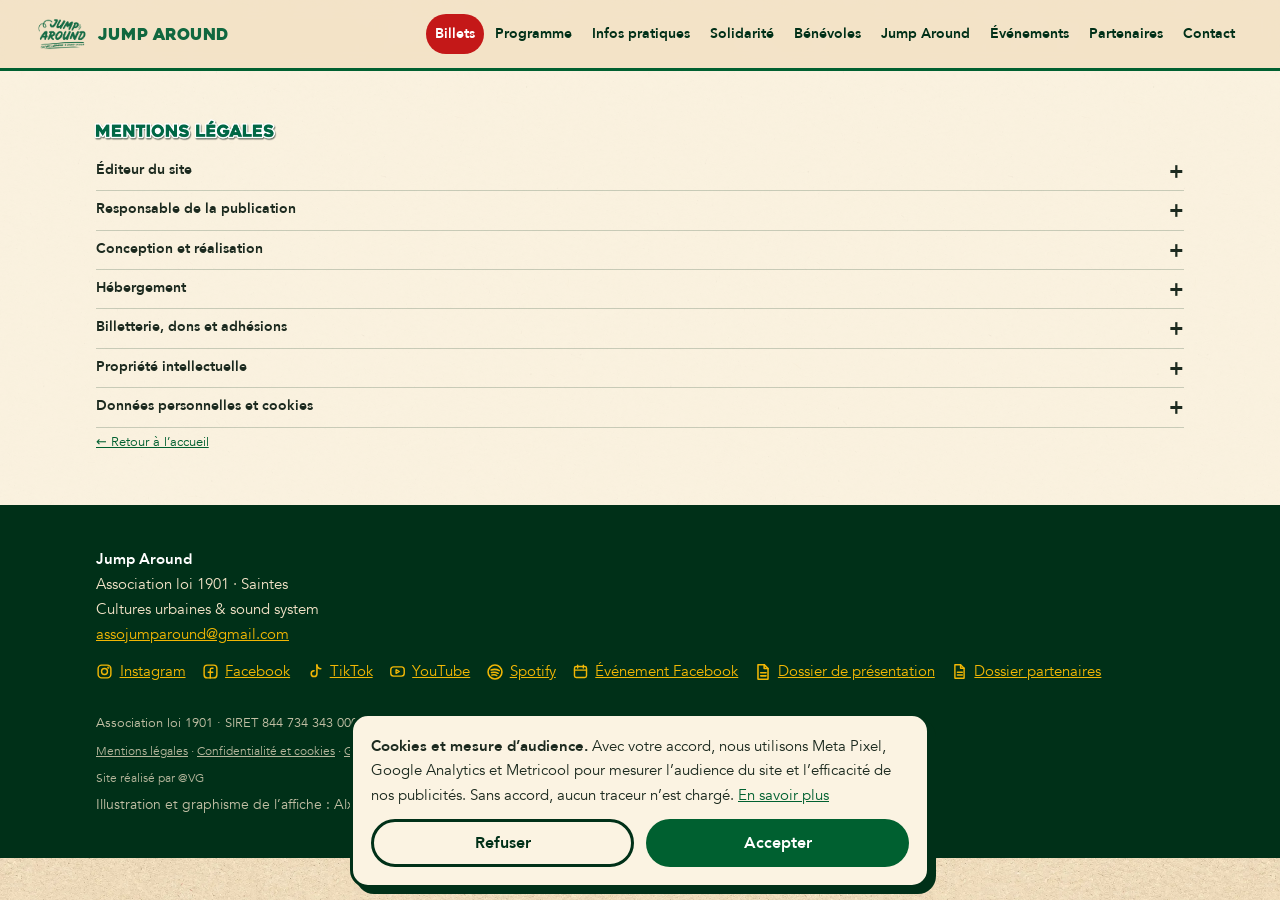
<file: mentions-legales.html>
<!doctype html>
<html lang="fr">
<head>
<meta charset="utf-8">
<meta name="viewport" content="width=device-width,initial-scale=1,viewport-fit=cover">
<title>Mentions légales · Jump Around</title>
<meta name="description" content="Mentions légales du site jump-around.net">
<meta name="author" content="Jump Around">
<link rel="canonical" href="https://jump-around.net/mentions-legales.html">
<meta name="robots" content="index,follow,max-image-preview:large">
<meta name="theme-color" content="#003018">
<link rel="icon" href="favicon.ico" sizes="any">
<link rel="icon" type="image/png" sizes="32x32" href="assets/img/favicon-32.png">
<link rel="apple-touch-icon" href="assets/img/apple-touch-icon.png">
<link rel="manifest" href="site.webmanifest">
<meta property="og:type" content="website"><meta property="og:locale" content="fr_FR">
<meta property="og:site_name" content="Jump Around">
<meta property="og:title" content="Mentions légales · Jump Around"><meta property="og:description" content="Mentions légales du site jump-around.net">
<meta property="og:url" content="https://jump-around.net/mentions-legales.html"><meta property="og:image" content="https://jump-around.net/assets/img/og-image.jpg?v=7">
<meta property="og:image:width" content="1200"><meta property="og:image:height" content="630">
<meta property="og:image:alt" content="Le Père Noël est un Dubber #8, samedi 19 décembre 2026 à Saintes">
<meta name="twitter:card" content="summary_large_image">
<meta name="twitter:title" content="Mentions légales · Jump Around"><meta name="twitter:description" content="Mentions légales du site jump-around.net">
<meta name="twitter:image" content="https://jump-around.net/assets/img/og-image.jpg?v=7">
<link rel="preload" href="assets/fonts/heavitas.woff" as="font" type="font/woff" crossorigin>
<link rel="stylesheet" href="assets/css/style.css?v=20261011b">

</head>
<body>
<a class="skip" href="#main">Aller au contenu</a>
<header class="hd"><div class="wrap">
<a class="brand" href="index.html#accueil" aria-label="Jump Around, accueil"><img src="assets/img/brand/logo-jump-around.webp" width="52" height="52" alt=""><span>Jump Around</span></a>
<button class="burger" aria-label="Menu" aria-expanded="false" aria-controls="nav">☰</button>
<nav class="nav" id="nav" aria-label="Navigation principale"><a class="cta" href="index.html#billetterie" data-track="TicketClick" data-src="menu">Billets</a><a href="index.html#programme">Programme</a><a href="index.html#infos">Infos pratiques</a><a href="index.html#solidarite">Solidarité</a><a href="index.html#benevoles">Bénévoles</a><a href="index.html#jump-around">Jump Around</a><a href="index.html#evenements">Événements</a><a href="index.html#partenaires">Partenaires</a><a href="index.html#contact">Contact</a></nav></div></header>
<main id="main">
<div class="legal"><div class="wrap"><h1 class="ht"><img src="assets/img/titres/59ab7b1366.webp" alt="" aria-hidden="true" width="1340" height="159" style="width:9.94em"><span class="sr">Mentions légales</span></h1>
<details class="acc"><summary>Éditeur du site</summary><div class="accb"><p>Association Jump Around, association loi 1901.<br>Siège : Espace Saint Eutrope, 15 rue Saint-Eutrope, 17100 Saintes<br>Code APE : 9499Z · RNA : W174003259<br>SIRET : 844 734 343 00024 · SIREN : 844 734 343<br>TVA intracommunautaire : FR53 844 734 343<br>Courriel : <a href="mailto:assojumparound@gmail.com">assojumparound@gmail.com</a></p></div></details>
<details class="acc"><summary>Responsable de la publication</summary><div class="accb"><p>Valentin GIRARD, représentant de l’association Jump Around.</p></div></details>
<details class="acc"><summary>Conception et réalisation</summary><div class="accb"><p>Site conçu et réalisé par @VG.</p></div></details>
<details class="acc"><summary>Hébergement</summary><div class="accb"><p>GitHub Pages, GitHub, Inc., 88 Colin P. Kelly Jr. Street, San Francisco, CA 94107, États-Unis. [À ajuster si le site est hébergé ailleurs.]</p></div></details>
<details class="acc"><summary>Billetterie, dons et adhésions</summary><div class="accb"><p>Gérés par HelloAsso (HelloAsso SAS, 8 rue du Bastion Saint-François, 33000 Bordeaux). Jump Around n’a pas accès à vos données bancaires.</p></div></details>
<details class="acc"><summary>Propriété intellectuelle</summary><div class="accb"><p>Les contenus du site (textes, images, affiches, logos) sont la propriété de Jump Around ou de leurs auteurs. Illustration et graphisme de l’affiche : Alx. Toute reproduction sans autorisation est interdite.</p></div></details>
<details class="acc"><summary>Données personnelles et cookies</summary><div class="accb"><p>Voir la page <a href="confidentialite.html">Confidentialité et cookies</a>.</p></div></details>
<p><a href="index.html">← Retour à l’accueil</a></p></div></div></main>
<button type="button" id="totop" aria-label="Revenir en haut de la page" hidden>↑</button>
<footer class="ft"><div class="wrap"><div class="row">
<div><strong style="color:#fff">Jump Around</strong><br>Association loi 1901 · Saintes<br>Cultures urbaines &amp; sound system<br><a href="mailto:assojumparound@gmail.com">assojumparound@gmail.com</a></div>
<ul><li><a href="https://instagram.com/jump.around.events" rel="noopener" target="_blank"><i class="mi" style="-webkit-mask-image:url(assets/img/icons/icon-ig.svg);mask-image:url(assets/img/icons/icon-ig.svg)" aria-hidden="true"></i>Instagram</a></li><li><a href="https://www.facebook.com/jumparound17/" rel="noopener" target="_blank"><i class="mi" style="-webkit-mask-image:url(assets/img/icons/icon-fb.svg);mask-image:url(assets/img/icons/icon-fb.svg)" aria-hidden="true"></i>Facebook</a></li><li><a href="https://www.tiktok.com/@jumparoundevents" rel="noopener" target="_blank"><i class="mi" style="-webkit-mask-image:url(assets/img/icons/icon-tt.svg);mask-image:url(assets/img/icons/icon-tt.svg)" aria-hidden="true"></i>TikTok</a></li><li><a href="https://www.youtube.com/@jumparoundevents" rel="noopener" target="_blank"><i class="mi" style="-webkit-mask-image:url(assets/img/icons/icon-yt.svg);mask-image:url(assets/img/icons/icon-yt.svg)" aria-hidden="true"></i>YouTube</a></li><li><a href="https://open.spotify.com/user/31tzdtps2nat3njc6pdo7ei6qceq" rel="noopener" target="_blank"><i class="mi" style="-webkit-mask-image:url(assets/img/icons/icon-sp.svg);mask-image:url(assets/img/icons/icon-sp.svg)" aria-hidden="true"></i>Spotify</a></li><li><a href="https://www.facebook.com/events/2393604237712039/" rel="noopener" target="_blank"><i class="mi" style="-webkit-mask-image:url(assets/img/icons/icon-ev.svg);mask-image:url(assets/img/icons/icon-ev.svg)" aria-hidden="true"></i>Événement Facebook</a></li><li><a href="presse/Jump-Around_Dossier-de-presentation.pdf" target="_blank" rel="noopener"><i class="mi" style="-webkit-mask-image:url(assets/img/icons/icon-doc.svg);mask-image:url(assets/img/icons/icon-doc.svg)" aria-hidden="true"></i>Dossier de présentation</a></li><li><a href="presse/Jump-Around_Dossier-partenaires.pdf" target="_blank" rel="noopener"><i class="mi" style="-webkit-mask-image:url(assets/img/icons/icon-doc.svg);mask-image:url(assets/img/icons/icon-doc.svg)" aria-hidden="true"></i>Dossier partenaires</a></li></ul>
</div><p style="margin:24px 0 0;font-size:.8rem;opacity:.8">Association loi 1901 · SIRET 844 734 343 00024 · RNA W174003259</p><p class="lg"><a href="mentions-legales.html">Mentions légales</a> · <a href="confidentialite.html">Confidentialité et cookies</a> · <a href="#" data-cookies>Gérer les cookies</a></p><p class="lg">Site réalisé par @VG</p><p style="margin:6px 0 0;font-size:.85rem;opacity:.8">Illustration et graphisme de l’affiche : Alx · © Jump Around</p></div></footer>
<div id="cc" role="dialog" aria-live="polite" aria-label="Cookies"><p><strong>Cookies et mesure d’audience.</strong> Avec votre accord, nous utilisons Meta Pixel, Google Analytics et Metricool pour mesurer l’audience du site et l’efficacité de nos publicités. Sans accord, aucun traceur n’est chargé. <a href="confidentialite.html">En savoir plus</a></p><div class="row"><button class="btn btn-ghost" id="cc-no" style="color:#003018">Refuser</button><button class="btn btn-green" id="cc-yes">Accepter</button></div></div>
<script src="assets/js/main.js?v=20261020" defer></script>
</body></html>
</file>
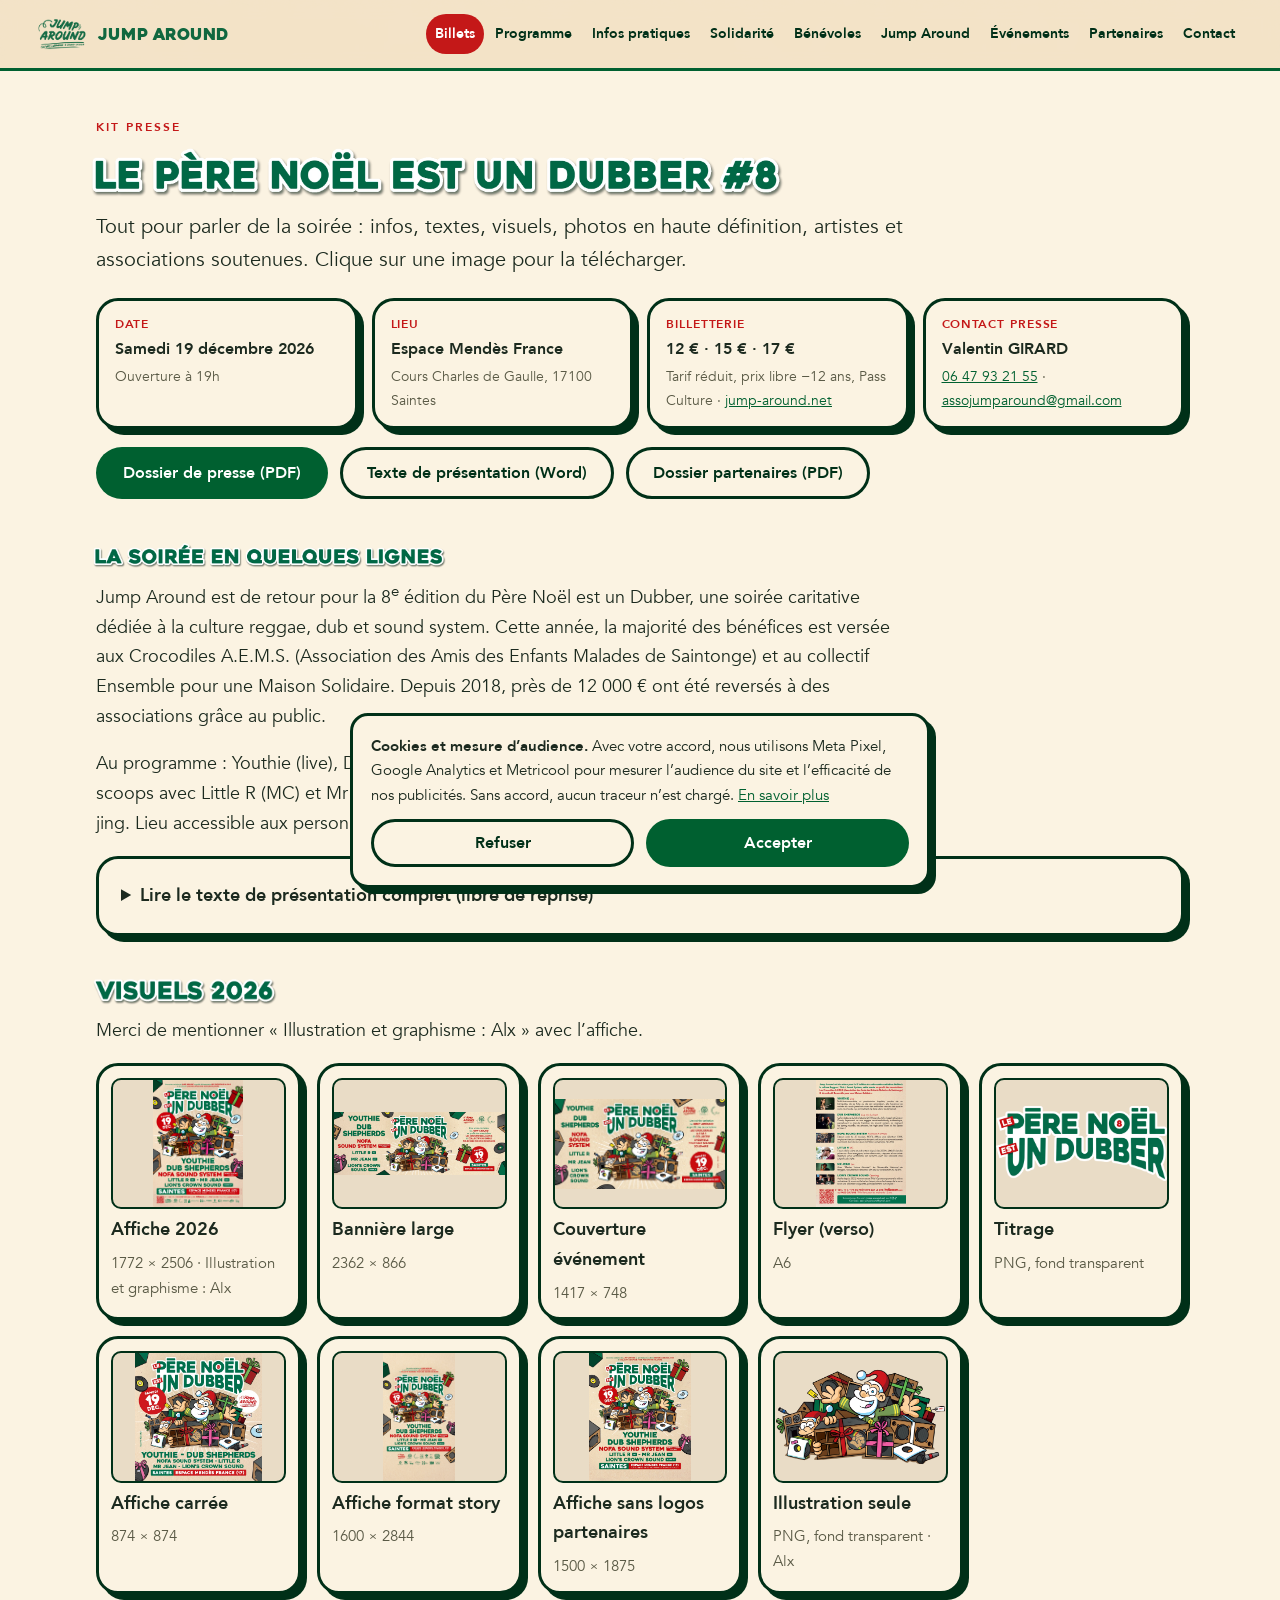
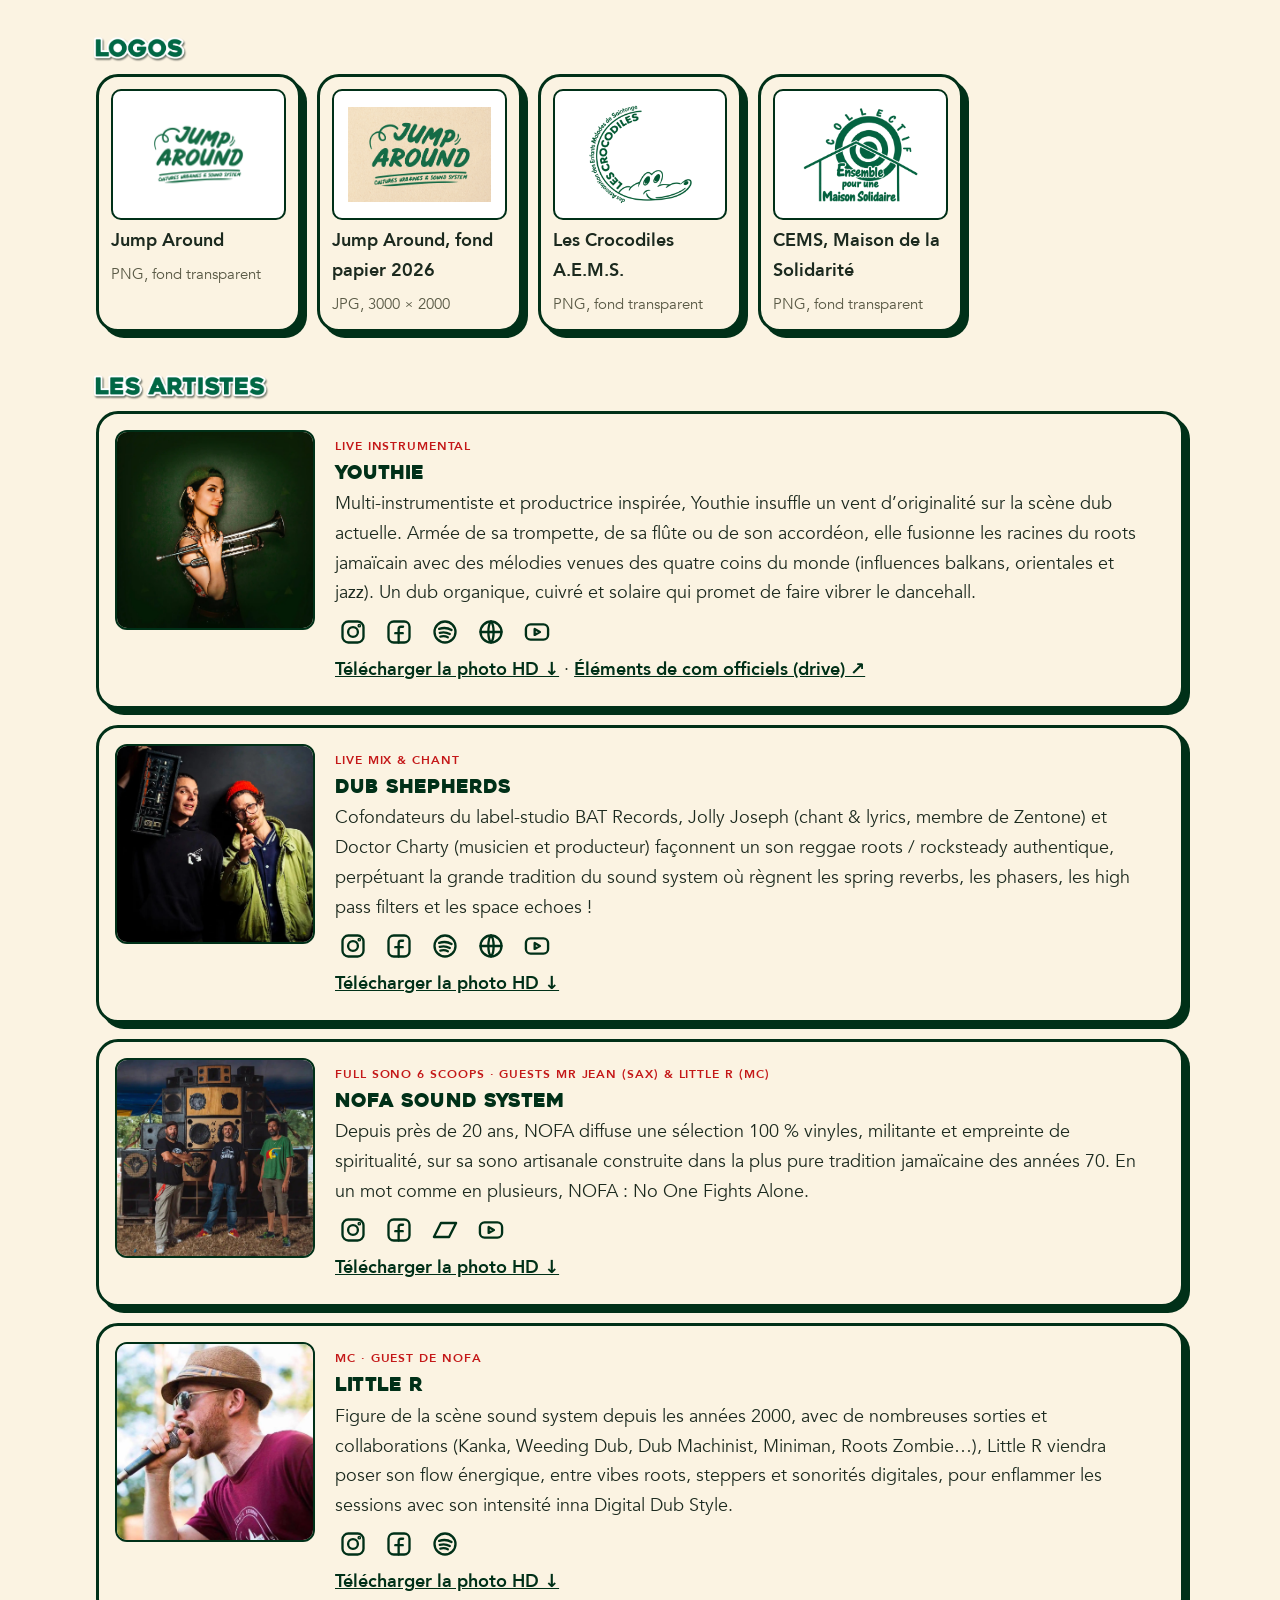
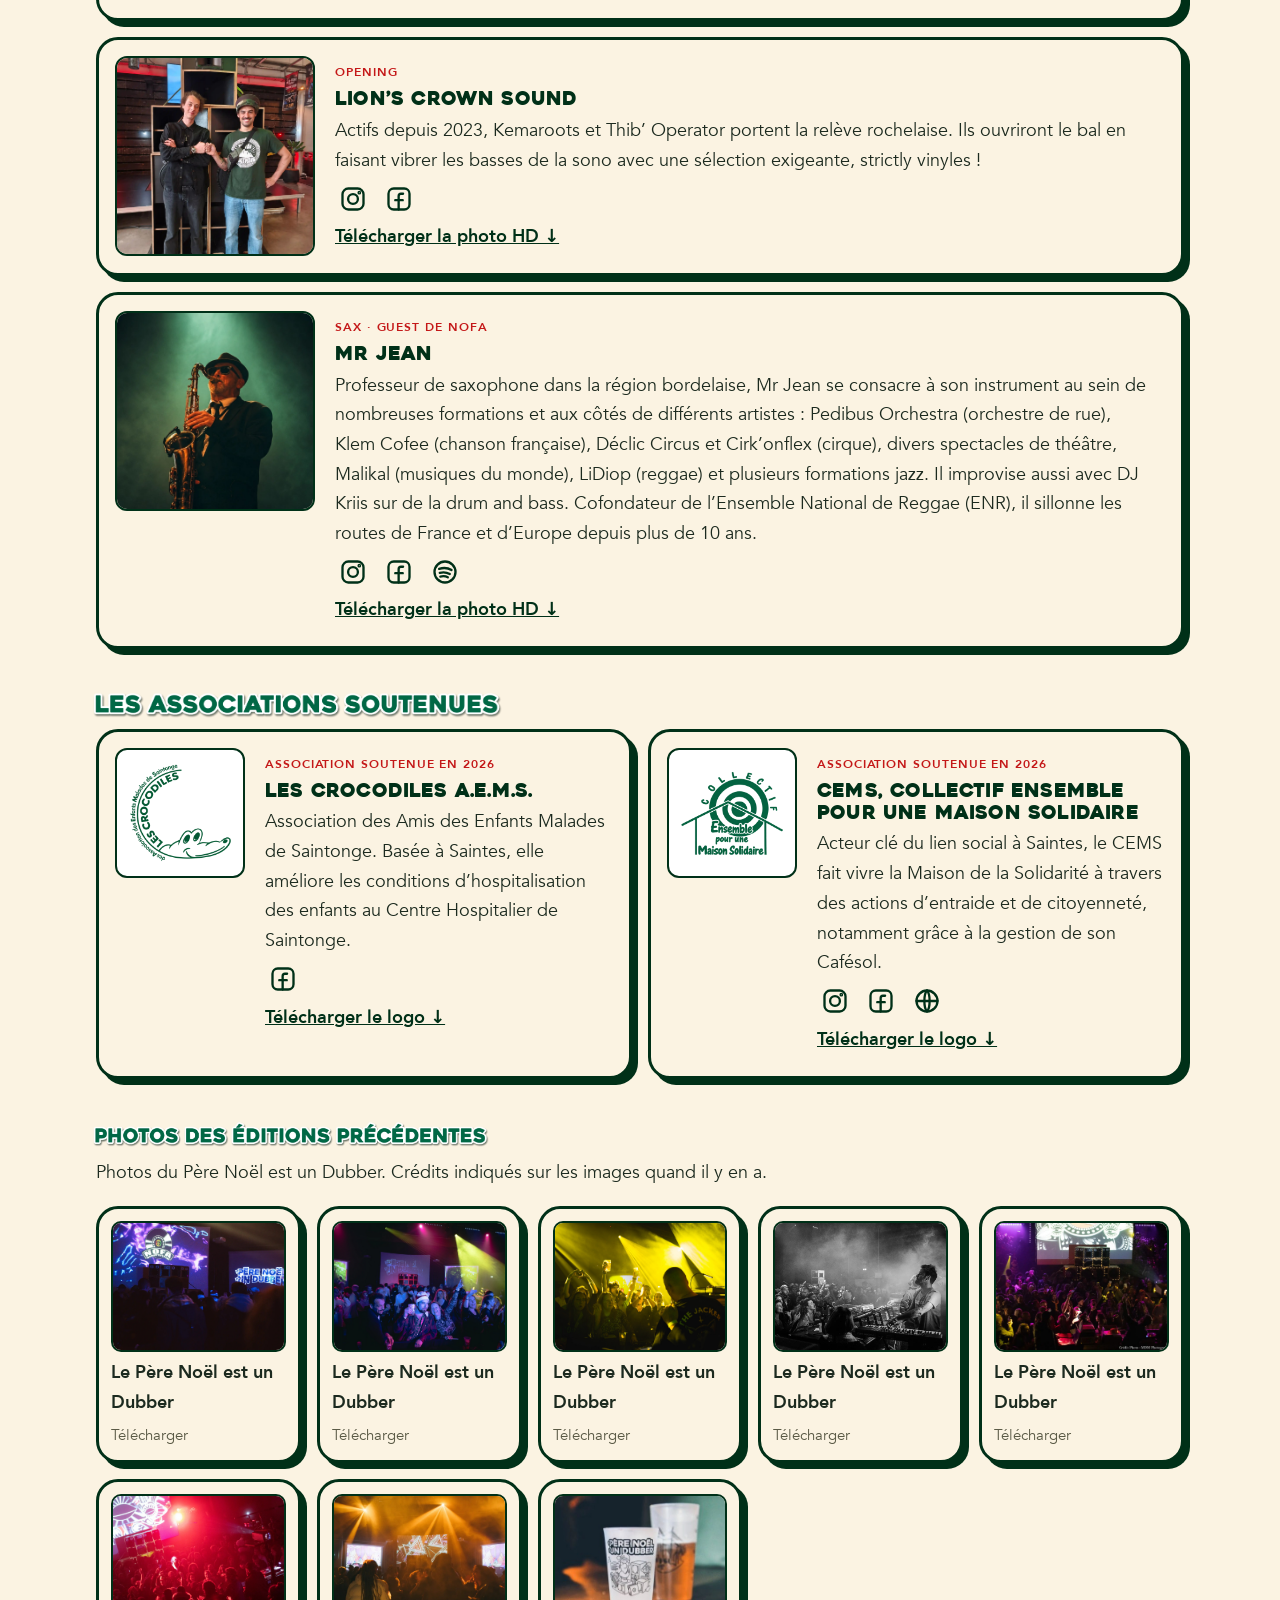
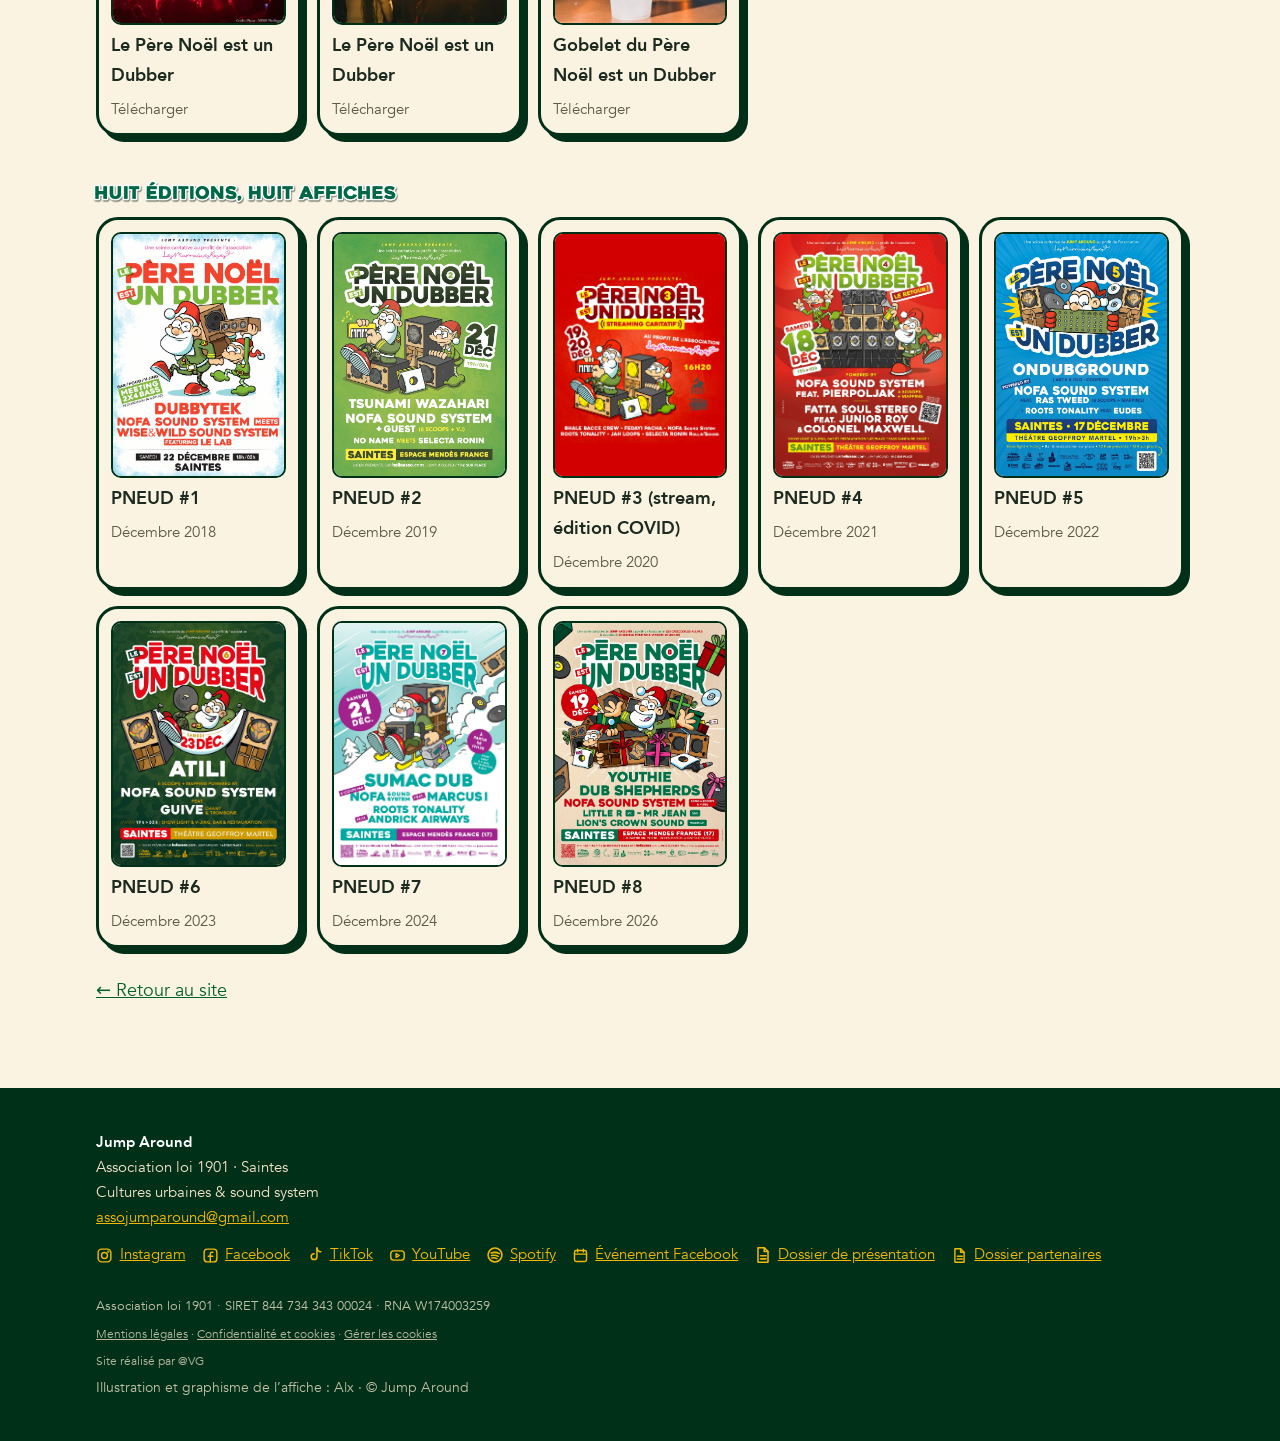
<file: presse.html>
<!doctype html>
<html lang="fr">
<head>
<meta charset="utf-8">
<meta name="viewport" content="width=device-width,initial-scale=1,viewport-fit=cover">
<title>Kit presse · Le Père Noël est un Dubber #8</title>
<meta name="description" content="Kit presse du Père Noël est un Dubber #8 : textes, visuels, photos HD, artistes et associations soutenues.">
<meta name="author" content="Jump Around">
<link rel="canonical" href="https://jump-around.net/presse.html">
<meta name="robots" content="noindex,follow">
<meta name="theme-color" content="#003018">
<link rel="icon" href="favicon.ico" sizes="any">
<link rel="icon" type="image/png" sizes="32x32" href="assets/img/favicon-32.png">
<link rel="apple-touch-icon" href="assets/img/apple-touch-icon.png">
<link rel="manifest" href="site.webmanifest">
<meta property="og:type" content="website"><meta property="og:locale" content="fr_FR">
<meta property="og:site_name" content="Jump Around">
<meta property="og:title" content="Kit presse · Le Père Noël est un Dubber #8"><meta property="og:description" content="Kit presse du Père Noël est un Dubber #8 : textes, visuels, photos HD, artistes et associations soutenues.">
<meta property="og:url" content="https://jump-around.net/presse.html"><meta property="og:image" content="https://jump-around.net/assets/img/og-image.jpg?v=7">
<meta property="og:image:width" content="1200"><meta property="og:image:height" content="630">
<meta property="og:image:alt" content="Le Père Noël est un Dubber #8, samedi 19 décembre 2026 à Saintes">
<meta name="twitter:card" content="summary_large_image">
<meta name="twitter:title" content="Kit presse · Le Père Noël est un Dubber #8"><meta name="twitter:description" content="Kit presse du Père Noël est un Dubber #8 : textes, visuels, photos HD, artistes et associations soutenues.">
<meta name="twitter:image" content="https://jump-around.net/assets/img/og-image.jpg?v=7">
<link rel="preload" href="assets/fonts/heavitas.woff" as="font" type="font/woff" crossorigin>
<link rel="stylesheet" href="assets/css/style.css?v=20261011b">

</head>
<body>
<a class="skip" href="#main">Aller au contenu</a>
<header class="hd"><div class="wrap">
<a class="brand" href="index.html#accueil" aria-label="Jump Around, accueil"><img src="assets/img/brand/logo-jump-around.webp" width="52" height="52" alt=""><span>Jump Around</span></a>
<button class="burger" aria-label="Menu" aria-expanded="false" aria-controls="nav">☰</button>
<nav class="nav" id="nav" aria-label="Navigation principale"><a class="cta" href="index.html#billetterie" data-track="TicketClick" data-src="menu">Billets</a><a href="index.html#programme">Programme</a><a href="index.html#infos">Infos pratiques</a><a href="index.html#solidarite">Solidarité</a><a href="index.html#benevoles">Bénévoles</a><a href="index.html#jump-around">Jump Around</a><a href="index.html#evenements">Événements</a><a href="index.html#partenaires">Partenaires</a><a href="index.html#contact">Contact</a></nav></div></header>
<main id="main">
<section class="pkit"><div class="wrap">
<div class="eyebrow">Kit presse</div><h1 class="ht"><img src="assets/img/titres/c3d3a3f344.webp" alt="" aria-hidden="true" width="2244" height="159" style="width:16.65em"><span class="sr">Le Père Noël est un Dubber #8</span></h1>
<p class="lead">Tout pour parler de la soirée : infos, textes, visuels, photos en haute définition, artistes et associations soutenues. Clique sur une image pour la télécharger.</p>
<div class="pk-facts">
<div class="card"><small>Date</small><b>Samedi 19 décembre 2026</b><span>Ouverture à 19h</span></div>
<div class="card"><small>Lieu</small><b>Espace Mendès France</b><span>Cours Charles de Gaulle, 17100 Saintes</span></div>
<div class="card"><small>Billetterie</small><b>12 € · 15 € · 17 €</b><span>Tarif réduit, prix libre −12 ans, Pass Culture · <a href="index.html#billetterie">jump-around.net</a></span></div>
<div class="card"><small>Contact presse</small><b>Valentin GIRARD</b><span><a href="tel:+33647932155">06 47 93 21 55</a> · <a href="mailto:assojumparound@gmail.com">assojumparound@gmail.com</a></span></div>
</div>
<div class="row" style="margin:18px 0 8px"><a class="btn btn-green" href="presse/Jump-Around_Dossier-de-presse-PNEUD8.pdf" download>Dossier de presse (PDF)</a><a class="btn btn-ghost" href="presse/Jump-Around_Texte-presse-PNEUD8.docx" download>Texte de présentation (Word)</a><a class="btn btn-ghost" href="presse/Jump-Around_Dossier-partenaires.pdf" download>Dossier partenaires (PDF)</a></div>
<h2 class="ht"><img src="assets/img/titres/cb0206ed71.webp" alt="" aria-hidden="true" width="2199" height="159" style="width:16.32em"><span class="sr">La soirée en quelques lignes</span></h2>
<p>Jump Around est de retour pour la 8<sup>e</sup> édition du Père Noël est un Dubber, une soirée caritative dédiée à la culture reggae, dub et sound system. Cette année, la majorité des bénéfices est versée aux Crocodiles A.E.M.S. (Association des Amis des Enfants Malades de Saintonge) et au collectif Ensemble pour une Maison Solidaire. Depuis 2018, près de 12 000 € ont été reversés à des associations grâce au public.</p>
<p>Au programme : Youthie (live), Dub Shepherds (live mix &amp; chant), NOFA Sound System en full sono 6 scoops avec Little R (MC) et Mr Jean (sax), et Lion’s Crown Sound en ouverture. Bar, food, lights &amp; V-jing. Lieu accessible aux personnes à mobilité réduite.</p><details class="card" style="margin:14px 0 6px"><summary style="cursor:pointer;font-weight:800">Lire le texte de présentation complet (libre de reprise)</summary><h3 style="margin:14px 0 6px">Le Père Noël est un Dubber revient à Saintes pour une 8e édition solidaire</h3><p><b>Le samedi 19 décembre 2026, l’Espace Mendès France à Saintes accueille la 8e édition du Père Noël est un Dubber, une soirée reggae, dub et sound system organisée au profit des Crocodiles A.E.M.S. et du Collectif Ensemble pour une Maison Solidaire.</b></p><h3 style="margin:18px 0 6px">Une soirée solidaire</h3><p>Depuis 2018, l’association Jump Around organise chaque fin d’année le Père Noël est un Dubber, une soirée dédiée au reggae, au dub et à la culture sound system. Chaque édition est organisée au profit d’associations. Depuis 2018, près de 12 000 € ont été reversés à des associations, grâce au public.</p><h3 style="margin:18px 0 6px">La programmation</h3><p>Youthie (live). Trompettiste, chanteuse et productrice, elle mêle les racines du roots jamaïcain à des mélodies venues du monde entier.</p><p>Dub Shepherds (live mix et chant). Le duo fondateur du label-studio BAT Records, avec Jolly Joseph au chant et Doctor Charty, joue un reggae roots et rocksteady.</p><p>NOFA Sound System (full sono 6 scoops). Le sound system joue une sélection 100 % vinyles sur sa sono artisanale. Il invite Little R au micro et Mr Jean au saxophone.</p><p>Lion’s Crown Sound ouvre la soirée avec une sélection sur vinyles.</p><p>Sur place, bar, restauration, lumières et V-jing.</p><h3 style="margin:18px 0 6px">Les associations soutenues en 2026</h3><p>La soirée est organisée au profit des Crocodiles A.E.M.S. (Association des Amis des Enfants Malades de Saintonge), qui améliorent les conditions d’hospitalisation des enfants au Centre Hospitalier de Saintonge, et du Collectif Ensemble pour une Maison Solidaire, qui fait vivre la Maison de la Solidarité à Saintes.</p><h3 style="margin:18px 0 6px">Jump Around</h3><p>Jump Around est une association saintaise (loi 1901) créée en 2018. Elle organise des événements musicaux autour de la culture sound system, avec une équipe de bénévoles, d’artistes et de techniciens. Elle propose des tarifs réduits, le prix libre pour les moins de 12 ans et la billetterie est éligible au Pass Culture. Un stand de prévention et des gobelets consignés sont présents sur place.</p><h3 style="margin:18px 0 6px">Un warm-up le 21 novembre</h3><p>Avant la soirée, un warm-up gratuit a lieu le samedi 21 novembre de 19h à 23h à La Graine d’Orge, à Saintes, avec Lion’s Crown Sound et Jah Loops en live.</p><h3 style="margin:18px 0 6px">Infos pratiques</h3><ul><li><b>Quand</b> · Samedi 19 décembre 2026, ouverture à 19h</li><li><b>Où</b> · Espace Mendès France, Cours Charles de Gaulle, 17100 Saintes</li><li><b>Tarifs</b> · 15 € en prévente jusqu’au 12 décembre, puis 17 €. Tarif réduit 12 € en prévente et 15 € sur place (moins de 20 ans, étudiants, demandeurs d’emploi). Prix libre pour les moins de 12 ans. Billetterie éligible au Pass Culture.</li><li><b>Billetterie</b> · jump-around.net</li><li><b>Accessibilité</b> · Lieu accessible à tous les handicaps</li><li><b>Visuels</b> · Illustration et graphisme de l’affiche par Alx</li><li><b>Contact presse</b> · Valentin Girard · 06 47 93 21 55 · assojumparound@gmail.com</li></ul><p>La soirée est soutenue par la Ville de Saintes, La Graine d’Orge, le restaurant Chez les Filles, Optical Center, GNK Sécurité et ArtGrafik Digital.</p></details>
<h2 class="ht"><img src="assets/img/titres/4083046645.webp" alt="" aria-hidden="true" width="945" height="131" style="width:8.51em"><span class="sr">Visuels 2026</span></h2><p class="muted">Merci de mentionner « Illustration et graphisme : Alx » avec l’affiche.</p><div class="pk-grid pk-vis"><a class="card pk" href="presse/images/affiche-pneud8.jpg" download><img src="presse/images/affiche-pneud8.jpg" alt="Affiche 2026" loading="lazy"><b>Affiche 2026</b><small>1772 × 2506 · Illustration et graphisme : Alx</small></a><a class="card pk" href="presse/images/banniere-pneud8.jpg" download><img src="presse/images/banniere-pneud8.jpg" alt="Bannière large" loading="lazy"><b>Bannière large</b><small>2362 × 866</small></a><a class="card pk" href="presse/images/couverture-evenement-facebook.jpg" download><img src="presse/images/couverture-evenement-facebook.jpg" alt="Couverture événement" loading="lazy"><b>Couverture événement</b><small>1417 × 748</small></a><a class="card pk" href="presse/images/flyer-verso-pneud8.jpg" download><img src="presse/images/flyer-verso-pneud8.jpg" alt="Flyer (verso)" loading="lazy"><b>Flyer (verso)</b><small>A6</small></a><a class="card pk" href="presse/images/titrage-pneud8.png" download><img src="presse/images/titrage-pneud8.png" alt="Titrage" loading="lazy"><b>Titrage</b><small>PNG, fond transparent</small></a><a class="card pk" href="presse/images/affiche-carree-pneud8.jpg" download><img src="presse/images/affiche-carree-pneud8.jpg" alt="Affiche carrée" loading="lazy"><b>Affiche carrée</b><small>874 × 874</small></a><a class="card pk" href="presse/images/affiche-story-pneud8.jpg" download><img src="presse/images/affiche-story-pneud8.jpg" alt="Affiche format story" loading="lazy"><b>Affiche format story</b><small>1600 × 2844</small></a><a class="card pk" href="presse/images/affiche-sans-partenaires-pneud8.jpg" download><img src="presse/images/affiche-sans-partenaires-pneud8.jpg" alt="Affiche sans logos partenaires" loading="lazy"><b>Affiche sans logos partenaires</b><small>1500 × 1875</small></a><a class="card pk" href="presse/images/illustration-pere-noel-pneud8.png" download><img src="presse/images/illustration-pere-noel-pneud8.png" alt="Illustration du Père Noël" loading="lazy"><b>Illustration seule</b><small>PNG, fond transparent · Alx</small></a></div>
<h2 class="ht"><img src="assets/img/titres/6bdffd9b39.webp" alt="" aria-hidden="true" width="479" height="131" style="width:4.31em"><span class="sr">Logos</span></h2><div class="pk-grid pk-logos"><a class="card pk" href="presse/images/logo-jump-around.png" download><img src="presse/images/logo-jump-around.png" alt="Jump Around" loading="lazy"><b>Jump Around</b><small>PNG, fond transparent</small></a><a class="card pk" href="presse/images/logo-jump-around-fond-papier.jpg" download><img src="presse/images/logo-jump-around-fond-papier.jpg" alt="Jump Around sur fond papier" loading="lazy"><b>Jump Around, fond papier 2026</b><small>JPG, 3000 × 2000</small></a><a class="card pk" href="presse/images/logo-crocodiles-aems.png" download><img src="presse/images/logo-crocodiles-aems.png" alt="Les Crocodiles A.E.M.S." loading="lazy"><b>Les Crocodiles A.E.M.S.</b><small>PNG, fond transparent</small></a><a class="card pk" href="presse/images/logo-cems-maison-solidarite.png" download><img src="presse/images/logo-cems-maison-solidarite.png" alt="CEMS, Maison de la Solidarité" loading="lazy"><b>CEMS, Maison de la Solidarité</b><small>PNG, fond transparent</small></a></div>
<h2 class="ht"><img src="assets/img/titres/70b3872133.webp" alt="" aria-hidden="true" width="905" height="131" style="width:8.15em"><span class="sr">Les artistes</span></h2><div class="pka-list"><article class="card pka"><a class="pka-pic" href="presse/images/artiste-youthie.jpg" download><img src="presse/images/artiste-youthie.jpg" alt="Youthie" loading="lazy"></a><div><small class="pka-role">Live instrumental</small><h3>Youthie</h3><p>Multi-instrumentiste et productrice inspirée, Youthie insuffle un vent d’originalité sur la scène dub actuelle. Armée de sa trompette, de sa flûte ou de son accordéon, elle fusionne les racines du roots jamaïcain avec des mélodies venues des quatre coins du monde (influences balkans, orientales et jazz). Un dub organique, cuivré et solaire qui promet de faire vibrer le dancehall.</p><p class="alinks"><a class="ico" href="https://www.instagram.com/youthie_records/" target="_blank" rel="noopener" aria-label="Instagram : Youthie" title="Instagram : Youthie"><i class="mi" style="-webkit-mask-image:url(assets/img/icons/icon-ig.svg);mask-image:url(assets/img/icons/icon-ig.svg)" aria-hidden="true"></i></a><a class="ico" href="https://www.facebook.com/youthierecords" target="_blank" rel="noopener" aria-label="Facebook : Youthie" title="Facebook : Youthie"><i class="mi" style="-webkit-mask-image:url(assets/img/icons/icon-fb.svg);mask-image:url(assets/img/icons/icon-fb.svg)" aria-hidden="true"></i></a><a class="ico" href="https://open.spotify.com/artist/5sSrpKd2fbeHty0UnG8BOG" target="_blank" rel="noopener" aria-label="Spotify : Youthie" title="Spotify : Youthie"><i class="mi" style="-webkit-mask-image:url(assets/img/icons/icon-sp.svg);mask-image:url(assets/img/icons/icon-sp.svg)" aria-hidden="true"></i></a><a class="ico" href="https://www.youthie.fr" target="_blank" rel="noopener" aria-label="Site web : Youthie" title="Site web : Youthie"><i class="mi" style="-webkit-mask-image:url(assets/img/icons/icon-web.svg);mask-image:url(assets/img/icons/icon-web.svg)" aria-hidden="true"></i></a><a class="ico" href="https://www.youtube.com/@youthie4817" target="_blank" rel="noopener" aria-label="YouTube : Youthie" title="YouTube : Youthie"><i class="mi" style="-webkit-mask-image:url(assets/img/icons/icon-yt.svg);mask-image:url(assets/img/icons/icon-yt.svg)" aria-hidden="true"></i></a></p><p><a class="pka-dl" href="presse/images/artiste-youthie.jpg" download>Télécharger la photo HD ↓</a> · <a class="pka-dl" href="https://drive.google.com/drive/u/0/folders/1LtPuu5mIiK0BTf8iqFAAcvJwxtP6_bXw" target="_blank" rel="noopener">Éléments de com officiels (drive) ↗</a></p></div></article><article class="card pka"><a class="pka-pic" href="presse/images/artiste-dub-shepherds.jpg" download><img src="presse/images/artiste-dub-shepherds.jpg" alt="Dub Shepherds" loading="lazy"></a><div><small class="pka-role">Live mix &amp; chant</small><h3>Dub Shepherds</h3><p>Cofondateurs du label-studio BAT Records, Jolly Joseph (chant &amp; lyrics, membre de Zentone) et Doctor Charty (musicien et producteur) façonnent un son reggae roots / rocksteady authentique, perpétuant la grande tradition du sound system où règnent les spring reverbs, les phasers, les high pass filters et les space echoes !</p><p class="alinks"><a class="ico" href="https://www.instagram.com/dubshepherds/" target="_blank" rel="noopener" aria-label="Instagram : Dub Shepherds" title="Instagram : Dub Shepherds"><i class="mi" style="-webkit-mask-image:url(assets/img/icons/icon-ig.svg);mask-image:url(assets/img/icons/icon-ig.svg)" aria-hidden="true"></i></a><a class="ico" href="https://www.facebook.com/dubshepherds" target="_blank" rel="noopener" aria-label="Facebook : Dub Shepherds" title="Facebook : Dub Shepherds"><i class="mi" style="-webkit-mask-image:url(assets/img/icons/icon-fb.svg);mask-image:url(assets/img/icons/icon-fb.svg)" aria-hidden="true"></i></a><a class="ico" href="https://open.spotify.com/artist/469KICjSNL6OnooZXseKSE" target="_blank" rel="noopener" aria-label="Spotify : Dub Shepherds" title="Spotify : Dub Shepherds"><i class="mi" style="-webkit-mask-image:url(assets/img/icons/icon-sp.svg);mask-image:url(assets/img/icons/icon-sp.svg)" aria-hidden="true"></i></a><a class="ico" href="https://bat-records.com/label/dub-shepherds/" target="_blank" rel="noopener" aria-label="Site web : Dub Shepherds" title="Site web : Dub Shepherds"><i class="mi" style="-webkit-mask-image:url(assets/img/icons/icon-web.svg);mask-image:url(assets/img/icons/icon-web.svg)" aria-hidden="true"></i></a><a class="ico" href="https://www.youtube.com/@dubshepherds" target="_blank" rel="noopener" aria-label="YouTube : Dub Shepherds" title="YouTube : Dub Shepherds"><i class="mi" style="-webkit-mask-image:url(assets/img/icons/icon-yt.svg);mask-image:url(assets/img/icons/icon-yt.svg)" aria-hidden="true"></i></a></p><p><a class="pka-dl" href="presse/images/artiste-dub-shepherds.jpg" download>Télécharger la photo HD ↓</a></p></div></article><article class="card pka"><a class="pka-pic" href="presse/images/artiste-nofa-sound-system.jpg" download><img src="presse/images/artiste-nofa-sound-system.jpg" alt="NOFA Sound System" loading="lazy"></a><div><small class="pka-role">Full sono 6 scoops · guests Mr Jean (sax) &amp; Little R (MC)</small><h3>NOFA Sound System</h3><p>Depuis près de 20 ans, NOFA diffuse une sélection 100 % vinyles, militante et empreinte de spiritualité, sur sa sono artisanale construite dans la plus pure tradition jamaïcaine des années 70. En un mot comme en plusieurs, NOFA : No One Fights Alone.</p><p class="alinks"><a class="ico" href="https://www.instagram.com/nofasoundsystem/" target="_blank" rel="noopener" aria-label="Instagram : NOFA Sound System" title="Instagram : NOFA Sound System"><i class="mi" style="-webkit-mask-image:url(assets/img/icons/icon-ig.svg);mask-image:url(assets/img/icons/icon-ig.svg)" aria-hidden="true"></i></a><a class="ico" href="https://www.facebook.com/Nofasound" target="_blank" rel="noopener" aria-label="Facebook : NOFA Sound System" title="Facebook : NOFA Sound System"><i class="mi" style="-webkit-mask-image:url(assets/img/icons/icon-fb.svg);mask-image:url(assets/img/icons/icon-fb.svg)" aria-hidden="true"></i></a><a class="ico" href="https://husmusic1.bandcamp.com" target="_blank" rel="noopener" aria-label="Bandcamp : NOFA Sound System" title="Bandcamp : NOFA Sound System"><i class="mi" style="-webkit-mask-image:url(assets/img/icons/icon-bc.svg);mask-image:url(assets/img/icons/icon-bc.svg)" aria-hidden="true"></i></a><a class="ico" href="https://www.youtube.com/@nofasoundsystem2180" target="_blank" rel="noopener" aria-label="YouTube : NOFA Sound System" title="YouTube : NOFA Sound System"><i class="mi" style="-webkit-mask-image:url(assets/img/icons/icon-yt.svg);mask-image:url(assets/img/icons/icon-yt.svg)" aria-hidden="true"></i></a></p><p><a class="pka-dl" href="presse/images/artiste-nofa-sound-system.jpg" download>Télécharger la photo HD ↓</a></p></div></article><article class="card pka"><a class="pka-pic" href="presse/images/artiste-little-r.jpg" download><img src="presse/images/artiste-little-r.jpg" alt="Little R" loading="lazy"></a><div><small class="pka-role">MC · guest de NOFA</small><h3>Little R</h3><p>Figure de la scène sound system depuis les années 2000, avec de nombreuses sorties et collaborations (Kanka, Weeding Dub, Dub Machinist, Miniman, Roots Zombie…), Little R viendra poser son flow énergique, entre vibes roots, steppers et sonorités digitales, pour enflammer les sessions avec son intensité inna Digital Dub Style.</p><p class="alinks"><a class="ico" href="https://www.instagram.com/liiittle_r/" target="_blank" rel="noopener" aria-label="Instagram : Little R" title="Instagram : Little R"><i class="mi" style="-webkit-mask-image:url(assets/img/icons/icon-ig.svg);mask-image:url(assets/img/icons/icon-ig.svg)" aria-hidden="true"></i></a><a class="ico" href="https://www.facebook.com/profile.php?id=100043367648362" target="_blank" rel="noopener" aria-label="Facebook : Little R" title="Facebook : Little R"><i class="mi" style="-webkit-mask-image:url(assets/img/icons/icon-fb.svg);mask-image:url(assets/img/icons/icon-fb.svg)" aria-hidden="true"></i></a><a class="ico" href="https://open.spotify.com/artist/6Iyep64H1NAzgj1WBhPWWX" target="_blank" rel="noopener" aria-label="Spotify : Little R" title="Spotify : Little R"><i class="mi" style="-webkit-mask-image:url(assets/img/icons/icon-sp.svg);mask-image:url(assets/img/icons/icon-sp.svg)" aria-hidden="true"></i></a></p><p><a class="pka-dl" href="presse/images/artiste-little-r.jpg" download>Télécharger la photo HD ↓</a></p></div></article><article class="card pka"><a class="pka-pic" href="presse/images/artiste-lions-crown-sound.jpg" download><img src="presse/images/artiste-lions-crown-sound.jpg" alt="Lion’s Crown Sound" loading="lazy"></a><div><small class="pka-role">Opening</small><h3>Lion’s Crown Sound</h3><p>Actifs depuis 2023, Kemaroots et Thib’ Operator portent la relève rochelaise. Ils ouvriront le bal en faisant vibrer les basses de la sono avec une sélection exigeante, strictly vinyles !</p><p class="alinks"><a class="ico" href="https://www.instagram.com/lions_crown_sound_system/" target="_blank" rel="noopener" aria-label="Instagram : Lion’s Crown Sound" title="Instagram : Lion’s Crown Sound"><i class="mi" style="-webkit-mask-image:url(assets/img/icons/icon-ig.svg);mask-image:url(assets/img/icons/icon-ig.svg)" aria-hidden="true"></i></a><a class="ico" href="https://www.facebook.com/profile.php?id=100094031743222" target="_blank" rel="noopener" aria-label="Facebook : Lion’s Crown Sound" title="Facebook : Lion’s Crown Sound"><i class="mi" style="-webkit-mask-image:url(assets/img/icons/icon-fb.svg);mask-image:url(assets/img/icons/icon-fb.svg)" aria-hidden="true"></i></a></p><p><a class="pka-dl" href="presse/images/artiste-lions-crown-sound.jpg" download>Télécharger la photo HD ↓</a></p></div></article><article class="card pka"><a class="pka-pic" href="presse/images/artiste-mr-jean.jpg" download><img src="presse/images/artiste-mr-jean.jpg" alt="Mr Jean" loading="lazy"></a><div><small class="pka-role">Sax · guest de NOFA</small><h3>Mr Jean</h3><p>Professeur de saxophone dans la région bordelaise, Mr Jean se consacre à son instrument au sein de nombreuses formations et aux côtés de différents artistes : Pedibus Orchestra (orchestre de rue), Klem Cofee (chanson française), Déclic Circus et Cirk’onflex (cirque), divers spectacles de théâtre, Malikal (musiques du monde), LiDiop (reggae) et plusieurs formations jazz. Il improvise aussi avec DJ Kriis sur de la drum and bass. Cofondateur de l’Ensemble National de Reggae (ENR), il sillonne les routes de France et d’Europe depuis plus de 10 ans.</p><p class="alinks"><a class="ico" href="https://www.instagram.com/ensemblenationaldereggae/" target="_blank" rel="noopener" aria-label="Instagram : Mr Jean" title="Instagram : Mr Jean"><i class="mi" style="-webkit-mask-image:url(assets/img/icons/icon-ig.svg);mask-image:url(assets/img/icons/icon-ig.svg)" aria-hidden="true"></i></a><a class="ico" href="https://www.facebook.com/jean.guietcanet" target="_blank" rel="noopener" aria-label="Facebook : Mr Jean" title="Facebook : Mr Jean"><i class="mi" style="-webkit-mask-image:url(assets/img/icons/icon-fb.svg);mask-image:url(assets/img/icons/icon-fb.svg)" aria-hidden="true"></i></a><a class="ico" href="https://open.spotify.com/artist/5oJC14mhgGNsYIiGhdGnzk" target="_blank" rel="noopener" aria-label="Spotify : Mr Jean" title="Spotify : Mr Jean"><i class="mi" style="-webkit-mask-image:url(assets/img/icons/icon-sp.svg);mask-image:url(assets/img/icons/icon-sp.svg)" aria-hidden="true"></i></a></p><p><a class="pka-dl" href="presse/images/artiste-mr-jean.jpg" download>Télécharger la photo HD ↓</a></p></div></article></div>
<h2 class="ht"><img src="assets/img/titres/bd6f0e0b92.webp" alt="" aria-hidden="true" width="2099" height="131" style="width:18.91em"><span class="sr">Les associations soutenues</span></h2><div class="pka-list pka-2"><article class="card pka pkas"><a class="pka-pic" href="presse/images/logo-crocodiles-aems.png" download><img src="presse/images/logo-crocodiles-aems.png" alt="Logo Les Crocodiles A.E.M.S." loading="lazy"></a><div><small class="pka-role">Association soutenue en 2026</small><h3>Les Crocodiles A.E.M.S.</h3><p>Association des Amis des Enfants Malades de Saintonge. Basée à Saintes, elle améliore les conditions d’hospitalisation des enfants au Centre Hospitalier de Saintonge.</p><p class="alinks"><a class="ico" href="https://www.facebook.com/lescrocodilesaems" target="_blank" rel="noopener" aria-label="Facebook : Les Crocodiles A.E.M.S." title="Facebook : Les Crocodiles A.E.M.S."><i class="mi" style="-webkit-mask-image:url(assets/img/icons/icon-fb.svg);mask-image:url(assets/img/icons/icon-fb.svg)" aria-hidden="true"></i></a></p><p><a class="pka-dl" href="presse/images/logo-crocodiles-aems.png" download>Télécharger le logo ↓</a></p></div></article><article class="card pka pkas"><a class="pka-pic" href="presse/images/logo-cems-maison-solidarite.png" download><img src="presse/images/logo-cems-maison-solidarite.png" alt="Logo CEMS, Collectif Ensemble pour une Maison Solidaire" loading="lazy"></a><div><small class="pka-role">Association soutenue en 2026</small><h3>CEMS, Collectif Ensemble pour une Maison Solidaire</h3><p>Acteur clé du lien social à Saintes, le CEMS fait vivre la Maison de la Solidarité à travers des actions d’entraide et de citoyenneté, notamment grâce à la gestion de son Cafésol.</p><p class="alinks"><a class="ico" href="https://www.instagram.com/maisondelasolidarite/" target="_blank" rel="noopener" aria-label="Instagram : CEMS, Collectif Ensemble pour une Maison Solidaire" title="Instagram : CEMS, Collectif Ensemble pour une Maison Solidaire"><i class="mi" style="-webkit-mask-image:url(assets/img/icons/icon-ig.svg);mask-image:url(assets/img/icons/icon-ig.svg)" aria-hidden="true"></i></a><a class="ico" href="https://www.facebook.com/mds17100" target="_blank" rel="noopener" aria-label="Facebook : CEMS, Collectif Ensemble pour une Maison Solidaire" title="Facebook : CEMS, Collectif Ensemble pour une Maison Solidaire"><i class="mi" style="-webkit-mask-image:url(assets/img/icons/icon-fb.svg);mask-image:url(assets/img/icons/icon-fb.svg)" aria-hidden="true"></i></a><a class="ico" href="https://maisondelasolidarite.wordpress.com" target="_blank" rel="noopener" aria-label="Site web : CEMS, Collectif Ensemble pour une Maison Solidaire" title="Site web : CEMS, Collectif Ensemble pour une Maison Solidaire"><i class="mi" style="-webkit-mask-image:url(assets/img/icons/icon-web.svg);mask-image:url(assets/img/icons/icon-web.svg)" aria-hidden="true"></i></a></p><p><a class="pka-dl" href="presse/images/logo-cems-maison-solidarite.png" download>Télécharger le logo ↓</a></p></div></article></div>
<h2 class="ht"><img src="assets/img/titres/01e465a777.webp" alt="" aria-hidden="true" width="2469" height="159" style="width:18.32em"><span class="sr">Photos des éditions précédentes</span></h2><p class="muted">Photos du Père Noël est un Dubber. Crédits indiqués sur les images quand il y en a.</p><div class="pk-grid"><a class="card pk" href="presse/images/soiree-pneud-nofa.jpg" download><img src="presse/images/soiree-pneud-nofa.jpg" alt="Le Père Noël est un Dubber" loading="lazy"><b>Le Père Noël est un Dubber</b><small>Télécharger</small></a><a class="card pk" href="presse/images/soiree-03.jpg" download><img src="presse/images/soiree-03.jpg" alt="Le Père Noël est un Dubber" loading="lazy"><b>Le Père Noël est un Dubber</b><small>Télécharger</small></a><a class="card pk" href="presse/images/soiree-04.jpg" download><img src="presse/images/soiree-04.jpg" alt="Le Père Noël est un Dubber" loading="lazy"><b>Le Père Noël est un Dubber</b><small>Télécharger</small></a><a class="card pk" href="presse/images/soiree-05.jpg" download><img src="presse/images/soiree-05.jpg" alt="Le Père Noël est un Dubber" loading="lazy"><b>Le Père Noël est un Dubber</b><small>Télécharger</small></a><a class="card pk" href="presse/images/soiree-06.jpg" download><img src="presse/images/soiree-06.jpg" alt="Le Père Noël est un Dubber" loading="lazy"><b>Le Père Noël est un Dubber</b><small>Télécharger</small></a><a class="card pk" href="presse/images/soiree-01.jpg" download><img src="presse/images/soiree-01.jpg" alt="Le Père Noël est un Dubber" loading="lazy"><b>Le Père Noël est un Dubber</b><small>Télécharger</small></a><a class="card pk" href="presse/images/soiree-11.jpg" download><img src="presse/images/soiree-11.jpg" alt="Le Père Noël est un Dubber" loading="lazy"><b>Le Père Noël est un Dubber</b><small>Télécharger</small></a><a class="card pk" href="presse/images/gobelet-pneud.jpg" download><img src="presse/images/gobelet-pneud.jpg" alt="Gobelet du Père Noël est un Dubber" loading="lazy"><b>Gobelet du Père Noël est un Dubber</b><small>Télécharger</small></a></div>
<h2 class="ht"><img src="assets/img/titres/075bdb0d0f.webp" alt="" aria-hidden="true" width="2036" height="170" style="width:14.13em"><span class="sr">Huit éditions, huit affiches</span></h2><div class="pk-grid"><a class="card pk pk-aff" href="assets/img/affiches/01-pneud-1.webp" download><img src="assets/img/affiches/01-pneud-1.webp" alt="Le Père Noël est un Dubber #1" loading="lazy"><b>PNEUD #1</b><small>Décembre 2018</small></a><a class="card pk pk-aff" href="assets/img/affiches/05-pneud2.webp" download><img src="assets/img/affiches/05-pneud2.webp" alt="Le Père Noël est un Dubber #2" loading="lazy"><b>PNEUD #2</b><small>Décembre 2019</small></a><a class="card pk pk-aff" href="assets/img/affiches/07-pneud3.webp" download><img src="assets/img/affiches/07-pneud3.webp" alt="Le Père Noël est un Dubber #3 (stream, édition COVID)" loading="lazy"><b>PNEUD #3 (stream, édition COVID)</b><small>Décembre 2020</small></a><a class="card pk pk-aff" href="assets/img/affiches/08-pneud4.webp" download><img src="assets/img/affiches/08-pneud4.webp" alt="Le Père Noël est un Dubber #4" loading="lazy"><b>PNEUD #4</b><small>Décembre 2021</small></a><a class="card pk pk-aff" href="assets/img/affiches/12-pneud5.webp" download><img src="assets/img/affiches/12-pneud5.webp" alt="Le Père Noël est un Dubber #5" loading="lazy"><b>PNEUD #5</b><small>Décembre 2022</small></a><a class="card pk pk-aff" href="assets/img/affiches/15-pneud6.webp" download><img src="assets/img/affiches/15-pneud6.webp" alt="Le Père Noël est un Dubber #6" loading="lazy"><b>PNEUD #6</b><small>Décembre 2023</small></a><a class="card pk pk-aff" href="assets/img/affiches/18-pneud7.webp" download><img src="assets/img/affiches/18-pneud7.webp" alt="Le Père Noël est un Dubber #7" loading="lazy"><b>PNEUD #7</b><small>Décembre 2024</small></a><a class="card pk pk-aff" href="assets/img/brand/affiche-pneud-2026.webp" download><img src="assets/img/brand/affiche-pneud-2026.webp" alt="Le Père Noël est un Dubber #8" loading="lazy"><b>PNEUD #8</b><small>Décembre 2026</small></a></div>

<p style="margin-top:28px"><a href="index.html">← Retour au site</a></p></div></section></main>
<button type="button" id="totop" aria-label="Revenir en haut de la page" hidden>↑</button>
<footer class="ft"><div class="wrap"><div class="row">
<div><strong style="color:#fff">Jump Around</strong><br>Association loi 1901 · Saintes<br>Cultures urbaines &amp; sound system<br><a href="mailto:assojumparound@gmail.com">assojumparound@gmail.com</a></div>
<ul><li><a href="https://instagram.com/jump.around.events" rel="noopener" target="_blank"><i class="mi" style="-webkit-mask-image:url(assets/img/icons/icon-ig.svg);mask-image:url(assets/img/icons/icon-ig.svg)" aria-hidden="true"></i>Instagram</a></li><li><a href="https://www.facebook.com/jumparound17/" rel="noopener" target="_blank"><i class="mi" style="-webkit-mask-image:url(assets/img/icons/icon-fb.svg);mask-image:url(assets/img/icons/icon-fb.svg)" aria-hidden="true"></i>Facebook</a></li><li><a href="https://www.tiktok.com/@jumparoundevents" rel="noopener" target="_blank"><i class="mi" style="-webkit-mask-image:url(assets/img/icons/icon-tt.svg);mask-image:url(assets/img/icons/icon-tt.svg)" aria-hidden="true"></i>TikTok</a></li><li><a href="https://www.youtube.com/@jumparoundevents" rel="noopener" target="_blank"><i class="mi" style="-webkit-mask-image:url(assets/img/icons/icon-yt.svg);mask-image:url(assets/img/icons/icon-yt.svg)" aria-hidden="true"></i>YouTube</a></li><li><a href="https://open.spotify.com/user/31tzdtps2nat3njc6pdo7ei6qceq" rel="noopener" target="_blank"><i class="mi" style="-webkit-mask-image:url(assets/img/icons/icon-sp.svg);mask-image:url(assets/img/icons/icon-sp.svg)" aria-hidden="true"></i>Spotify</a></li><li><a href="https://www.facebook.com/events/2393604237712039/" rel="noopener" target="_blank"><i class="mi" style="-webkit-mask-image:url(assets/img/icons/icon-ev.svg);mask-image:url(assets/img/icons/icon-ev.svg)" aria-hidden="true"></i>Événement Facebook</a></li><li><a href="presse/Jump-Around_Dossier-de-presentation.pdf" target="_blank" rel="noopener"><i class="mi" style="-webkit-mask-image:url(assets/img/icons/icon-doc.svg);mask-image:url(assets/img/icons/icon-doc.svg)" aria-hidden="true"></i>Dossier de présentation</a></li><li><a href="presse/Jump-Around_Dossier-partenaires.pdf" target="_blank" rel="noopener"><i class="mi" style="-webkit-mask-image:url(assets/img/icons/icon-doc.svg);mask-image:url(assets/img/icons/icon-doc.svg)" aria-hidden="true"></i>Dossier partenaires</a></li></ul>
</div><p style="margin:24px 0 0;font-size:.8rem;opacity:.8">Association loi 1901 · SIRET 844 734 343 00024 · RNA W174003259</p><p class="lg"><a href="mentions-legales.html">Mentions légales</a> · <a href="confidentialite.html">Confidentialité et cookies</a> · <a href="#" data-cookies>Gérer les cookies</a></p><p class="lg">Site réalisé par @VG</p><p style="margin:6px 0 0;font-size:.85rem;opacity:.8">Illustration et graphisme de l’affiche : Alx · © Jump Around</p></div></footer>
<div id="cc" role="dialog" aria-live="polite" aria-label="Cookies"><p><strong>Cookies et mesure d’audience.</strong> Avec votre accord, nous utilisons Meta Pixel, Google Analytics et Metricool pour mesurer l’audience du site et l’efficacité de nos publicités. Sans accord, aucun traceur n’est chargé. <a href="confidentialite.html">En savoir plus</a></p><div class="row"><button class="btn btn-ghost" id="cc-no" style="color:#003018">Refuser</button><button class="btn btn-green" id="cc-yes">Accepter</button></div></div>
<script src="assets/js/main.js?v=20261020" defer></script>
</body></html>
</file>
<file: assets/css/style.css>
/* Jump Around — site. Charte : vert profond, rouge, kraft, jaune vinyle. Polices : Heavitas (titres), Avenir (texte). */
@font-face{font-family:"Avenir";src:url("../fonts/avenir-400.woff") format("woff");font-weight:400;font-display:swap}
@font-face{font-family:"Avenir";src:url("../fonts/avenir-500.woff") format("woff");font-weight:500;font-display:swap}
@font-face{font-family:"Avenir";src:url("../fonts/avenir-800.woff") format("woff");font-weight:700 800;font-display:swap}
@font-face{font-family:"Avenir";src:url("../fonts/avenir-900.woff") format("woff");font-weight:900;font-display:swap}
@font-face{font-family:"Heavitas";src:url("../fonts/heavitas.woff") format("woff");font-weight:400 900;font-display:swap}
:root{
  --green:#006030;--green-d:#003018;--red:#C41818;--kraft:#D8C0A8;--cream:#F3E3C8;--paper:#FBF3E2;--gold:#F2B705;--blue:#2F6F9F;
  --ink:#1c2a1f;--muted:#5A5A46;--line:rgba(0,48,24,.16);
  --f-title:"Heavitas","Avenir Next",Impact,system-ui,sans-serif;
  --f-text:"Avenir","Avenir Next","Nunito Sans","Segoe UI",system-ui,-apple-system,sans-serif;
  --r:22px;--max:1160px;--gut:clamp(16px,4vw,36px);--sec:clamp(56px,9vw,108px);--hd:68px;
}
*,*::before,*::after{box-sizing:border-box}
html{scroll-behavior:smooth;scroll-padding-top:calc(var(--hd) + 8px);-webkit-text-size-adjust:100%}
body{margin:0;font:400 clamp(16px,1.5vw,18px)/1.65 var(--f-text);color:var(--ink);background:var(--kraft) url("../img/brand/fond-kraft.webp") repeat;background-size:627px auto;overflow-x:hidden}
img,svg,iframe{max-width:100%;display:block}
h1,h2,h3{font-family:var(--f-title);font-weight:400;line-height:1.15;margin:0 0 .6em;text-transform:uppercase;letter-spacing:.01em;color:var(--green-d)}
h1{font-size:clamp(1.9rem,6vw,3.6rem)}h2{font-size:clamp(1.45rem,3.8vw,2.3rem)}h3{font-size:clamp(1rem,2.2vw,1.2rem)}
p{margin:0 0 1em}a{color:var(--green)}
strong,b{font-weight:800}
.wrap{max-width:var(--max);margin:0 auto;padding:0 var(--gut)}
section{padding:var(--sec) 0;position:relative}
.band-cream{background:rgba(251,243,226,.88)}
.band-green{background:var(--green-d);color:var(--cream)}
.band-green h2,.band-green h3{color:var(--cream)}.band-green a{color:var(--gold)}
.eyebrow{font:800 .78rem/1.4 var(--f-text);letter-spacing:.16em;text-transform:uppercase;color:var(--red);margin-bottom:12px}
.band-green .eyebrow{color:var(--gold)}
.lead{font-size:clamp(1.05rem,2vw,1.25rem);max-width:62ch}
.skip{position:absolute;left:-999px;top:8px;background:var(--gold);color:var(--green-d);padding:10px 14px;border-radius:8px;z-index:100}.skip:focus{left:8px}
/* header */
.hd{position:sticky;top:0;z-index:60;background:rgba(243,227,200,.96);backdrop-filter:blur(8px);border-bottom:3px solid var(--green)}
.hd .wrap{display:flex;align-items:center;justify-content:space-between;height:var(--hd)}
.brand{display:flex;align-items:center;gap:10px;text-decoration:none;color:var(--green-d);font:400 1rem var(--f-title);text-transform:uppercase}
.brand img{height:52px;width:auto}
.nav{display:flex;gap:2px;align-items:center}
.nav a{color:var(--green-d);text-decoration:none;padding:8px 11px;border-radius:999px;font-weight:800;font-size:.9rem;white-space:nowrap}
.nav a:hover,.nav a.on{background:var(--green);color:#fff}
.nav .cta{background:var(--red);color:#fff}.nav .cta:hover{background:var(--green-d)}
.burger{display:none;background:none;border:0;color:var(--green-d);width:46px;height:46px;font-size:1.7rem;cursor:pointer}
@media(max-width:1120px){
 .burger{display:block}
 .nav{position:fixed;inset:var(--hd) 0 auto 0;background:var(--cream);flex-direction:column;align-items:stretch;padding:10px var(--gut) 22px;display:none;max-height:calc(100vh - var(--hd));overflow:auto;border-bottom:3px solid var(--green)}
 .nav.open{display:flex}.nav a{padding:14px 12px;font-size:1.05rem}
}
@media(max-width:480px){.brand span{display:none}}
/* buttons */
.btn{display:inline-flex;align-items:center;justify-content:center;gap:8px;min-height:50px;padding:12px 24px;border-radius:999px;font:800 1rem var(--f-text);text-decoration:none;border:3px solid transparent;cursor:pointer;transition:transform .15s}
.btn:hover{transform:translateY(-2px)}
.btn-red{background:var(--red);color:#fff}.btn-green{background:var(--green);color:#fff}.btn-gold{background:var(--gold);color:var(--green-d)}
.btn-ghost{border-color:currentColor;background:transparent;color:inherit}
.btn[aria-disabled=true]{opacity:.6;pointer-events:none}
.row{display:flex;flex-wrap:wrap;gap:12px}
/* hero */
.hero{padding:0;background:var(--green-d);color:var(--cream)}
.hero-ban img{width:100%;height:auto;display:block}
.hero-in{padding:clamp(28px,5vw,56px) 0 clamp(40px,6vw,72px);text-align:center}
.hero h1{margin:0 0 14px}
.hero h1 img{margin:0 auto;width:min(560px,86%);height:auto}
.hero .meta{font-size:clamp(1.05rem,2.2vw,1.35rem);margin:0 0 22px;font-weight:800}
.count{display:flex;gap:10px;justify-content:center;margin:0 0 24px}
.count div{background:rgba(255,255,255,.1);border:2px solid rgba(243,227,200,.35);border-radius:16px;padding:10px 6px;min-width:74px}
.count b{display:block;font:400 clamp(1.4rem,4vw,2rem) var(--f-title)}.count small{font-size:.75rem;opacity:.85}
.hero .row{justify-content:center}
.stripe{height:10px;background:linear-gradient(90deg,var(--green) 33%,var(--gold) 33% 66%,var(--red) 66%)}
/* cards & grids */
.grid2{display:grid;grid-template-columns:repeat(2,1fr);gap:20px}.grid3{display:grid;grid-template-columns:repeat(3,1fr);gap:20px}.grid4{display:grid;grid-template-columns:repeat(4,1fr);gap:16px}
@media(max-width:960px){.grid4{grid-template-columns:repeat(2,1fr)}.grid3{grid-template-columns:repeat(2,1fr)}}
@media(max-width:620px){.grid3,.grid2{grid-template-columns:1fr}}
.card{background:var(--paper);border:3px solid var(--green-d);border-radius:var(--r);padding:22px;box-shadow:6px 6px 0 var(--green-d)}
.band-green .card{background:rgba(243,227,200,.08);border-color:var(--cream);box-shadow:6px 6px 0 rgba(0,0,0,.35)}
.price{font:400 2.1rem var(--f-title);color:var(--red)}
.phase{position:relative}.phase.now{background:var(--gold)}.phase .badge{position:absolute;top:-14px;right:16px;background:var(--red);color:#fff;font:800 .75rem var(--f-text);padding:5px 12px;border-radius:999px;display:none}.phase.now .badge{display:block}.phase.past{opacity:.5}
/* billetterie layout */
.bill{display:grid;grid-template-columns:1fr 1.2fr;gap:clamp(20px,4vw,48px);align-items:start}
@media(max-width:900px){.bill{grid-template-columns:1fr}}
.bill-art img{width:100%;height:auto;border-radius:var(--r);border:3px solid var(--green-d);box-shadow:8px 8px 0 var(--green-d)}
.ha{background:#fff;border-radius:var(--r);overflow:hidden;border:3px solid var(--green-d);margin-top:16px}
.ha iframe{width:100%;border:0}
.ha-btn{margin:8px 0}.ha-btn iframe{width:100%;height:70px;border:0}
/* artists */
.artist{padding:0;overflow:hidden;display:flex;flex-direction:column}
.artist .pic{aspect-ratio:1/1;background:var(--green)}.artist .pic img{width:100%;height:100%;object-fit:cover}
.artist .in{padding:20px}
.artist small{font-weight:800;letter-spacing:.08em;text-transform:uppercase;color:var(--red)}
.band-green .artist small{color:var(--gold)}
.soon .pic{display:grid;place-items:center;color:var(--cream);font:400 1.1rem var(--f-title);text-align:center;padding:20px;background:repeating-linear-gradient(45deg,rgba(243,227,200,.08) 0 14px,transparent 14px 28px),var(--green)}
/* infos */
.facts{list-style:none;margin:0;padding:0}
.facts li{display:flex;gap:14px;padding:13px 0;border-bottom:2px dashed var(--line)}
.facts b{min-width:112px;color:var(--red);font-family:var(--f-text)}
@media(max-width:520px){.facts li{flex-direction:column;gap:2px}}
/* numbers */
.nums{display:grid;grid-template-columns:repeat(4,minmax(0,176px));gap:18px;justify-content:center;margin:28px 0}
@media(max-width:760px){.nums{gap:8px}.num{padding:9%}.num b{font-size:1.05rem}.num span{font-size:.62rem}}
.num{border-radius:50%;aspect-ratio:1/1;display:flex;flex-direction:column;align-items:center;justify-content:center;text-align:center;padding:14%;color:#fff}
.num b{font:400 clamp(1.1rem,2.4vw,1.5rem) var(--f-title);line-height:1.1}.num span{font-size:clamp(.62rem,1.1vw,.8rem);line-height:1.25;margin-top:6px}
.n1{background:var(--green)}.n2{background:var(--gold);color:var(--green-d)}.n3{background:var(--red)}.n4{background:var(--green-d)}.n5{background:var(--blue)}
.info-fig{width:100%;height:auto;border-radius:var(--r);border:3px solid var(--green-d);background:var(--cream)}
/* carousel */
.car{position:relative;margin:24px 0}
.car-view{overflow-x:auto;overflow-y:hidden;scrollbar-width:none;scroll-behavior:auto;-webkit-overflow-scrolling:touch}
.car-view::-webkit-scrollbar{display:none}
.car-track{display:flex;gap:16px;width:max-content;padding:6px 0 10px}
.car figure{flex:none;margin:0}
.car img{height:var(--h,260px);width:auto;border-radius:16px;border:3px solid var(--green-d);background:var(--cream)}
.car.logos img{background:#fff;padding:10px}
.car figcaption{font-size:.85rem;margin-top:8px;max-width:calc(var(--h,260px) * .72);line-height:1.3}
.car figcaption b{display:block;color:var(--green-d)}
.car-btn{position:absolute;top:50%;transform:translateY(-50%);width:46px;height:46px;border-radius:50%;border:3px solid var(--green-d);background:var(--gold);color:var(--green-d);font:800 1.3rem var(--f-text);cursor:pointer;z-index:2;display:grid;place-items:center}
.car-btn.prev{left:-6px}.car-btn.next{right:-6px}
@media(max-width:700px){.car{--hs:.8}.car img{height:calc(var(--h,260px) * .82)}.car figcaption{max-width:calc(var(--h,260px) * .6)}.car-btn{display:none}}
/* timeline */
.tl{list-style:none;margin:0;padding:0 0 0 24px;border-left:4px solid var(--green)}
.tl h3{margin:38px 0 14px -24px;padding-left:24px;position:relative;font-size:1.3rem}
.tl h3::before{content:"";position:absolute;left:-12px;top:2px;width:20px;height:20px;border-radius:50%;background:var(--gold);border:3px solid var(--green-d)}
.tl li.ev{margin:0 0 14px;padding:14px 18px;background:var(--paper);border:2px solid var(--green-d);border-radius:16px}
.ev b{display:block}.ev .m{color:var(--muted);font-size:.92rem}.ev .l{font-size:.92rem;margin-top:4px}
.ev.hsh{border-color:var(--gold);border-width:3px}
/* partners */
.pwall{background:#fff;border-radius:var(--r);padding:clamp(12px,3vw,28px);border:3px solid var(--green-d)}
.pwall img{width:100%;height:auto;margin:0 auto}
/* decor */
.decor{position:absolute;pointer-events:none;z-index:0;width:clamp(70px,12vw,160px);opacity:.95}
.decor.spin{animation:sp 40s linear infinite}
@keyframes sp{to{transform:rotate(360deg)}}
section>.wrap{position:relative;z-index:1}
@media(max-width:700px){.decor{display:none}}
@media(prefers-reduced-motion:reduce){.decor.spin{animation:none}*{scroll-behavior:auto!important;transition:none!important}}
/* footer */
.ft{background:var(--green-d);color:var(--cream);padding:42px 0;font-size:.95rem}
.ft a{color:var(--gold)}.ft .row{justify-content:space-between;align-items:flex-start}
.ft ul{list-style:none;margin:0;padding:0;display:flex;gap:16px;flex-wrap:wrap}
/* consent */
#cc{position:fixed;left:12px;right:12px;bottom:12px;max-width:580px;margin:0 auto;background:var(--paper);color:var(--ink);border:3px solid var(--green-d);border-radius:18px;padding:18px;box-shadow:6px 6px 0 var(--green-d);z-index:200;display:none}
#cc p{font-size:.92rem;margin:0 0 12px}#cc .row .btn{flex:1;min-height:44px;padding:10px 14px}
.legal{padding:48px 0;background:rgba(251,243,226,.92)}.legal h2{margin-top:1.6em;font-size:1.2rem}
:focus-visible{outline:3px solid var(--red);outline-offset:2px}
@media print{.hd,#cc,.ft,.burger,.car-btn{display:none}}
.sr{position:absolute;width:1px;height:1px;overflow:hidden;clip:rect(0 0 0 0);white-space:nowrap}
.hero-in h1{margin:0}
.hero-in{padding-top:26px}
.hsh{border-color:var(--gold)}
.soon .pic span{line-height:1.4}
.soon .pic{display:grid;place-items:center}
.band-green .btn-ghost,.hero .btn-ghost{color:var(--cream)}
.perks{display:grid;grid-template-columns:repeat(3,1fr);gap:12px;margin:0 0 18px}
@media(max-width:620px){.perks{grid-template-columns:1fr}}
.perk{background:var(--green-d);color:var(--cream);border-radius:18px;padding:16px;display:flex;flex-direction:column;gap:3px;border:3px solid var(--green-d)}
.perk .ic{font-size:1.6rem;line-height:1}.perk b{font:400 1rem var(--f-title);text-transform:uppercase;color:var(--gold)}
.perk small{opacity:.9;line-height:1.35}.perk a{color:var(--gold);font-weight:800}
.alinks{margin:12px 0 0;font-size:.82rem;opacity:.85}.alinks a{color:inherit}
.socs{display:contents}
.santa{width:min(360px,80%);height:auto;margin:0 auto}
.band-cream .btn-ghost,#contact .btn-ghost{color:var(--green-d)}
.brand span{color:#10683f}
.frm label{display:block;font-weight:800;font-size:.9rem;margin:0 0 12px}
.frm input:not([type=checkbox]),.frm textarea{display:block;width:100%;margin-top:4px;padding:11px 14px;font:400 1rem var(--f-text);border:2px solid var(--green-d);border-radius:14px;background:#fff;color:var(--ink)}
.frm .chk{font-weight:400;font-size:.85rem;display:flex;gap:8px;align-items:flex-start}.frm .chk input{margin-top:4px}
.frm .hp{position:absolute;left:-9999px}
.frm-msg{margin:12px 0 0;font-weight:800;color:var(--green)}
.perk .pclogo{background:#fff;border-radius:10px;padding:6px 10px;margin-top:8px;width:auto;height:38px;align-self:flex-start}
.hlogo{display:inline-block;height:20px;width:auto;vertical-align:middle;margin:0 2px}
.pk-grid{display:grid;grid-template-columns:repeat(auto-fill,minmax(200px,1fr));gap:16px;margin:12px 0 28px}
.pk{display:flex;flex-direction:column;gap:6px;padding:12px;text-decoration:none;color:var(--ink)}
.pk img{width:100%;aspect-ratio:4/3;object-fit:cover;border-radius:10px;border:2px solid var(--green-d);background:#fff}
.pk small{color:var(--muted)}
.band-green .car figcaption{color:var(--cream)}.band-green .car figcaption b{color:var(--gold)}
.btn-ha{background:#fff;color:var(--green-d);border-color:var(--red);font-size:1.05rem}
.btn-ha img{height:23px;width:auto;display:inline-block}
.phase.next{filter:grayscale(1);opacity:.6;border-style:dashed}
.phase.next .badge{display:block;background:#555}

.alinks{display:flex;gap:10px;align-items:center;opacity:1}.alinks a.ico{display:inline-flex;align-items:center;justify-content:center;width:36px;height:36px;border-radius:10px;transition:transform .15s}.alinks a.ico:hover{transform:translateY(-2px)}.alinks a.ico img{width:28px;height:28px;display:block}
.artist .alinks a.ico img,.band-green .alinks a.ico img{filter:invert(1) sepia(.35) saturate(.9) brightness(.97)}.artist .alinks a.ico svg{color:var(--cream,#f3e3c8)}

.mapbox{position:relative;aspect-ratio:4/3;border:3px solid var(--green-d);border-radius:16px;background:#e8dcc0;display:flex;flex-direction:column;gap:10px;align-items:center;justify-content:center;text-align:center;padding:16px;overflow:hidden}.mapbox small{opacity:.8;max-width:280px}.mapbox iframe{position:absolute;inset:0;width:100%;height:100%;border:0}
.artist .nm{display:flex;align-items:center;gap:12px;flex-wrap:wrap}.artist .nm h3{margin:0}.artist .nm .alinks{margin:0}
.perk .pclink{position:static;align-self:flex-start;display:inline-block}
.tl .full{color:var(--red);font-weight:800}
.mapwrap .mapcard{max-width:720px;margin-inline:auto}
details.acc{border-bottom:1px solid rgba(0,48,24,.2);padding:4px 0}details.acc summary{cursor:pointer;font-weight:800;font-size:1.1rem;padding:12px 0;list-style:none;display:flex;justify-content:space-between;gap:12px}details.acc summary::-webkit-details-marker{display:none}details.acc summary::after{content:"+";font-size:1.4rem;line-height:1}details.acc[open] summary::after{content:"–"}details.acc .accb{padding:0 0 14px}

/* icônes en masque (couleur = texte) */
.mi{display:inline-block;width:1.15em;height:1.15em;vertical-align:-.2em;margin-right:.45em;background:currentColor;-webkit-mask-position:center;mask-position:center;-webkit-mask-size:contain;mask-size:contain;-webkit-mask-repeat:no-repeat;mask-repeat:no-repeat}
.alinks a.ico{color:var(--green-d);transform:none!important;transition:opacity .15s}
.alinks a.ico:hover{opacity:.65;transform:none!important}
.alinks a.ico .mi{width:28px;height:28px;margin:0;vertical-align:0;display:block}
.artist .alinks a.ico,.band-green .alinks a.ico{color:#f3e3c8}
.alinks a.ico img{filter:none!important}
.ft li a{display:inline-flex;align-items:center}.ft .mi{margin-right:.4em}
.btn .mi{margin-right:.5em}.btn:hover{transform:none}

.band-green a.btn-gold{color:var(--green-d)}.volpic{width:100%;height:auto;border:3px solid var(--cream);border-radius:20px;box-shadow:6px 6px 0 rgba(0,0,0,.35);display:block}

.artist .aka{font:400 .62em var(--f-text);text-transform:none;letter-spacing:0;opacity:.85}.artist .gst{display:block;font:600 .74rem/1.3 var(--f-text);letter-spacing:.02em;color:var(--gold);opacity:.9;margin:-2px 0 6px}

.phase .pcd{margin:10px 0 0;font:400 .9rem var(--f-text);color:var(--red);display:none;font-variant-numeric:tabular-nums}.phase.now .pcd{color:var(--green-d)}

.lim{display:inline-block;border:2px solid currentColor;border-radius:8px;padding:2px 8px;font:800 .62rem/1.3 var(--f-text);letter-spacing:.1em;text-transform:uppercase}

/* billetterie : colonnes et cartes de phase plus aérées en grand écran */
.bill{grid-template-columns:.8fr 1.35fr}
.phase{padding:20px 18px}
.phase .eyebrow{letter-spacing:.1em;font-size:.72rem;white-space:nowrap;margin-bottom:8px}
.phase .price{font-size:2rem;margin-bottom:6px}
.phase p{font-size:.95rem;line-height:1.35}
.phase p[style*="800"]{white-space:nowrap}
.phase .pcd{font-size:.88rem;line-height:1.35}
@media(max-width:1180px){.phase .eyebrow{white-space:normal}.phase p[style*="800"]{white-space:normal}}
.hd .wrap{max-width:1400px}.brand span{white-space:nowrap}.nav a{padding:8px 9px;font-size:.88rem}

.phase .brc{display:block;width:calc(100% + 12px);margin:-8px -6px 8px;height:auto;mix-blend-mode:multiply}
.phase .brc{mix-blend-mode:normal;width:100%;margin:0 0 12px;border-radius:12px;border:2px solid var(--green-d);aspect-ratio:560/286;object-fit:cover}
.phase.next{filter:none;opacity:1;background:#f5f1e6}.phase.next .price,.phase.next .eyebrow,.phase.next p{color:#6d6a60}.phase.next .brc{filter:saturate(.75)}
@media(max-width:900px){.bill{grid-template-columns:1fr}.bill-art{max-width:460px}.bill .grid3{grid-template-columns:repeat(3,1fr)}}
@media(max-width:700px){.bill .grid3{grid-template-columns:1fr}}

.ft .lg{margin:8px 0 0;font-size:.72rem;opacity:.75}.ft .lg a{color:inherit;text-decoration:underline}

.phase .brc{border:0;border-radius:0;aspect-ratio:auto;object-fit:contain;background:none;width:100%;height:auto;margin:0 0 10px;filter:drop-shadow(0 4px 5px rgba(0,30,15,.35))}.phase.next .brc{filter:saturate(.8) drop-shadow(0 4px 5px rgba(0,30,15,.3))}
.lim{background:var(--red);color:var(--gold);border:2px solid var(--green-d)}

.phase .pcd{font-size:.76rem;white-space:nowrap;letter-spacing:0}.phase.next .pcd{font-size:.72rem}@media(max-width:1180px){.phase .pcd{white-space:normal}}

.ha iframe{display:block;transition:height .2s}.ha{min-height:0}

.ha-wrap[hidden]{display:none}.ha-wrap{margin-top:16px}button.btn-ha{cursor:pointer;font-family:inherit}button.btn-ha[aria-expanded="true"]{background:var(--cream)}
/* pages Mentions légales / Confidentialité : tout en petit */
.legal{font-size:.8rem;line-height:1.5}.legal h1{font-size:1.15rem;margin-bottom:.6em}.legal h2{font-size:.95rem}.legal p,.legal li{font-size:.8rem;line-height:1.5;margin:.4em 0}
.legal details.acc{padding:0}.legal details.acc summary{font-size:.85rem;padding:8px 0}.legal .accb{font-size:.78rem}.legal .accb p,.legal .accb li{font-size:.78rem}.legal .eyebrow{font-size:.65rem}
@media(max-width:560px){.nums{grid-template-columns:repeat(2,minmax(0,1fr));gap:14px;max-width:420px;margin-left:auto;margin-right:auto}.num{padding:10%}.num b{font-size:1.45rem}.num span{font-size:.78rem}}
#totop{position:fixed;right:14px;bottom:16px;z-index:55;width:42px;height:42px;border-radius:50%;border:2px solid var(--green-d);background:rgba(243,227,200,.94);color:var(--green-d);font-size:1.25rem;font-weight:700;line-height:1;cursor:pointer;box-shadow:0 3px 8px rgba(0,30,15,.25);opacity:.85}
#totop:hover{opacity:1;background:var(--green-d);color:#f3e3c8}
#totop[hidden]{display:none}
body{overflow-x:clip}
.ill{display:block;height:auto;margin:24px auto 0;filter:drop-shadow(0 4px 6px rgba(0,30,15,.22))}
.ill-row{display:flex;align-items:center;justify-content:space-between;gap:18px;margin:6px 0 18px}
@media(max-width:560px){.ill-row .ill{width:120px!important}}
.asso-logo{display:block;width:auto;height:110px;max-width:60%;object-fit:contain;margin:6px 0 10px}
.asso-card{display:flex;align-items:center;gap:clamp(18px,3vw,32px);margin:32px 0 18px}
.asso-card .asso-logo{flex:0 0 auto;width:clamp(120px,16vw,170px);height:auto;max-width:none;margin:0}
.asso-card h3{margin:2px 0 8px}.asso-card p{margin:0 0 10px}
@media(max-width:600px){.asso-card{flex-direction:column;align-items:flex-start}.asso-card .asso-logo{width:130px}}
.asso-card{display:block}
.asso-card .asso-hd{margin-bottom:14px}.asso-card .asso-hd h3{margin:2px 0 0}
.asso-card .asso-bd{display:flex;align-items:center;gap:clamp(18px,3vw,32px)}
@media(max-width:600px){.asso-card .asso-bd{flex-direction:column;align-items:flex-start}}
/* kit presse */
.pkit{padding:48px 0 64px;background:var(--paper);color:var(--ink)}
.pkit h1{font-size:clamp(1.8rem,4vw,2.6rem);margin:.2em 0 .3em}
.pkit h2{margin:2em 0 .5em;font-size:1.35rem}
.pkit p{max-width:820px}
.pkit .btn-ghost{color:var(--green-d)}
.pk-facts{display:grid;grid-template-columns:repeat(auto-fit,minmax(210px,1fr));gap:14px;margin:22px 0 6px}
.pk-facts .card{padding:14px 16px;display:flex;flex-direction:column;gap:2px}
.pk-facts small{font-size:.72rem;font-weight:800;letter-spacing:.08em;text-transform:uppercase;color:var(--red)}
.pk-facts b{font-size:1.02rem}.pk-facts span{font-size:.9rem;color:var(--muted)}
.pk-logos .pk img{object-fit:contain;padding:14px}
.pk-aff img{aspect-ratio:1/1.41}
.pka-list{display:grid;gap:16px}
.pka-2{grid-template-columns:repeat(auto-fit,minmax(300px,1fr))}
.pka{display:grid;grid-template-columns:200px 1fr;gap:20px;padding:16px;align-items:start}
.pka-pic img{width:100%;aspect-ratio:1/1;object-fit:cover;border-radius:12px;border:2px solid var(--green-d);display:block}
.pkas .pka-pic img{object-fit:contain;background:#fff;padding:10px}
.pkas{grid-template-columns:130px 1fr}
.pka h3{margin:.1em 0 .3em}.pka p{margin:.3em 0}
.pka-role{font-size:.72rem;font-weight:800;letter-spacing:.08em;text-transform:uppercase;color:var(--red)}
.pka-dl{font-weight:800;color:var(--green-d)}
@media(max-width:620px){.pka,.pkas{grid-template-columns:1fr}.pka-pic img{max-width:260px}}
.pk-vis .pk img{object-fit:contain;background:#E9DCC6}
.becomep{margin-top:28px;display:grid;grid-template-columns:1.4fr 1fr;gap:20px;align-items:center;padding:22px 24px}
.becomep h3{margin:.2em 0 .4em}.becomep p{margin:0}
.becomep-btns{flex-direction:column;align-items:stretch;gap:10px}
.becomep-btns .btn{text-align:center;justify-content:center}
#partenaires .becomep .btn-ghost{color:var(--green-d)}
@media(max-width:760px){.becomep{grid-template-columns:1fr}}
.tl .full{display:inline-block;margin-left:6px;padding:1px 8px;border-radius:6px;background:var(--red);color:#fff;font-size:.72rem;font-weight:800;letter-spacing:.06em;text-transform:uppercase;vertical-align:1px;transform:rotate(-2deg)}
/* titres façon visuels : contour blanc épais + ombre douce (comme le titrage) */
main section:not(.band-green):not(.hero) .wrap>h2,main section:not(.band-green) .wrap>div>h2{color:var(--green);text-transform:uppercase;letter-spacing:.01em;
text-shadow:0 3px 0 #fff,0 -3px 0 #fff,3px 0 0 #fff,-3px 0 0 #fff,2px 2px 0 #fff,-2px -2px 0 #fff,2px -2px 0 #fff,-2px 2px 0 #fff,0 5px 0 #fff,4px 4px 0 #fff,-4px 4px 0 #fff,5px 9px 10px rgba(0,48,24,.35)}
.band-green .wrap>h2,.band-green .wrap>div>h2{text-transform:uppercase;text-shadow:0 3px 0 var(--green-d),0 -3px 0 var(--green-d),3px 0 0 var(--green-d),-3px 0 0 var(--green-d),3px 3px 0 var(--green-d),-3px 3px 0 var(--green-d),5px 8px 0 rgba(196,24,24,.9)}
/* charte titres v2 : contour blanc épais qui remplit l'intérieur des lettres, comme le titrage */
main section:not(.hero) .wrap>h2,main section:not(.hero) .wrap>div>h2,.pkit h1,.pkit h2,.legal h1{color:var(--green);text-transform:uppercase;letter-spacing:.03em;text-shadow:none;
-webkit-text-stroke:.2em #fff;paint-order:stroke fill;filter:drop-shadow(3px 5px 3px rgba(0,48,24,.35));padding-inline:.12em}
.band-green .wrap>h2,.band-green .wrap>div>h2{color:var(--green);text-shadow:none}
/* titres v3 : images (même rendu que les visuels) */
h1.ht,h2.ht{-webkit-text-stroke:0!important;text-shadow:none!important;filter:none!important;padding-inline:0!important;line-height:1}
.ht img{display:inline-block;max-width:100%;height:auto;vertical-align:middle;margin-left:-.12em}
.ht>span[style]{vertical-align:middle}
.sr{position:absolute!important;width:1px;height:1px;overflow:hidden;clip:rect(0 0 0 0);white-space:nowrap}
.band-green .ht>span[style]{color:var(--cream)!important}
@media(max-width:700px){.pl-wrap{grid-template-columns:1fr!important}.pl-wrap img{max-width:340px;margin:0 auto}}
/* logos partenaires (v2) */
.plogos{background:#fff;border-radius:var(--r);padding:clamp(18px,3vw,34px) clamp(12px,3vw,28px);border:3px solid var(--green-d)}
.pgrp{display:flex;flex-wrap:wrap;justify-content:center;align-items:flex-end;gap:26px 34px;padding:0 0 26px;margin:0 0 26px;border-bottom:1px solid #E6D6BC}
.pgrp:last-child{border-bottom:0;margin-bottom:0;padding-bottom:0}
.plogo{display:flex;flex-direction:column;align-items:center;text-align:center;color:inherit;text-decoration:none;max-width:280px}
a.plogo:hover .pcap{text-decoration:underline}
.ppic{display:flex;align-items:center;justify-content:center;height:150px}
.pmd .ppic{height:100px}.psm .ppic{height:60px}.plg .ppic{height:130px}
.plm{display:block;height:100%;max-width:260px;background:var(--green,#006030);-webkit-mask-size:contain;mask-size:contain;-webkit-mask-repeat:no-repeat;mask-repeat:no-repeat;-webkit-mask-position:center;mask-position:center}
.pmd .plm{max-width:200px}.psm .plm{max-width:140px}
.pcap{margin-top:8px;font-size:.85rem;font-weight:800;color:var(--green-d,#003018);max-width:170px;line-height:1.25}
.psm .pcap{font-size:.72rem;font-weight:500;color:var(--muted,#5A5A46)}
.psm{gap:20px 40px}
@media (max-width:600px){.ppic{height:110px}.pmd .ppic{height:76px}.psm .ppic{height:48px}.psm{gap:16px 22px}}
.pgimg{position:relative;padding:0 0 14px;margin:0 0 14px;border-bottom:1px solid #E6D6BC}
.pgimg:last-child{border-bottom:0;margin-bottom:0;padding-bottom:0}
.pgimg img{display:block;width:100%;height:auto}
.pglink{position:absolute;border-radius:10px}
.pglink:hover,.pglink:focus-visible{outline:3px solid var(--gold,#F2B705);outline-offset:2px}
.pgm{display:none}
@media (max-width:640px){.pgd{display:none}.pgm{display:block}}
</file>
